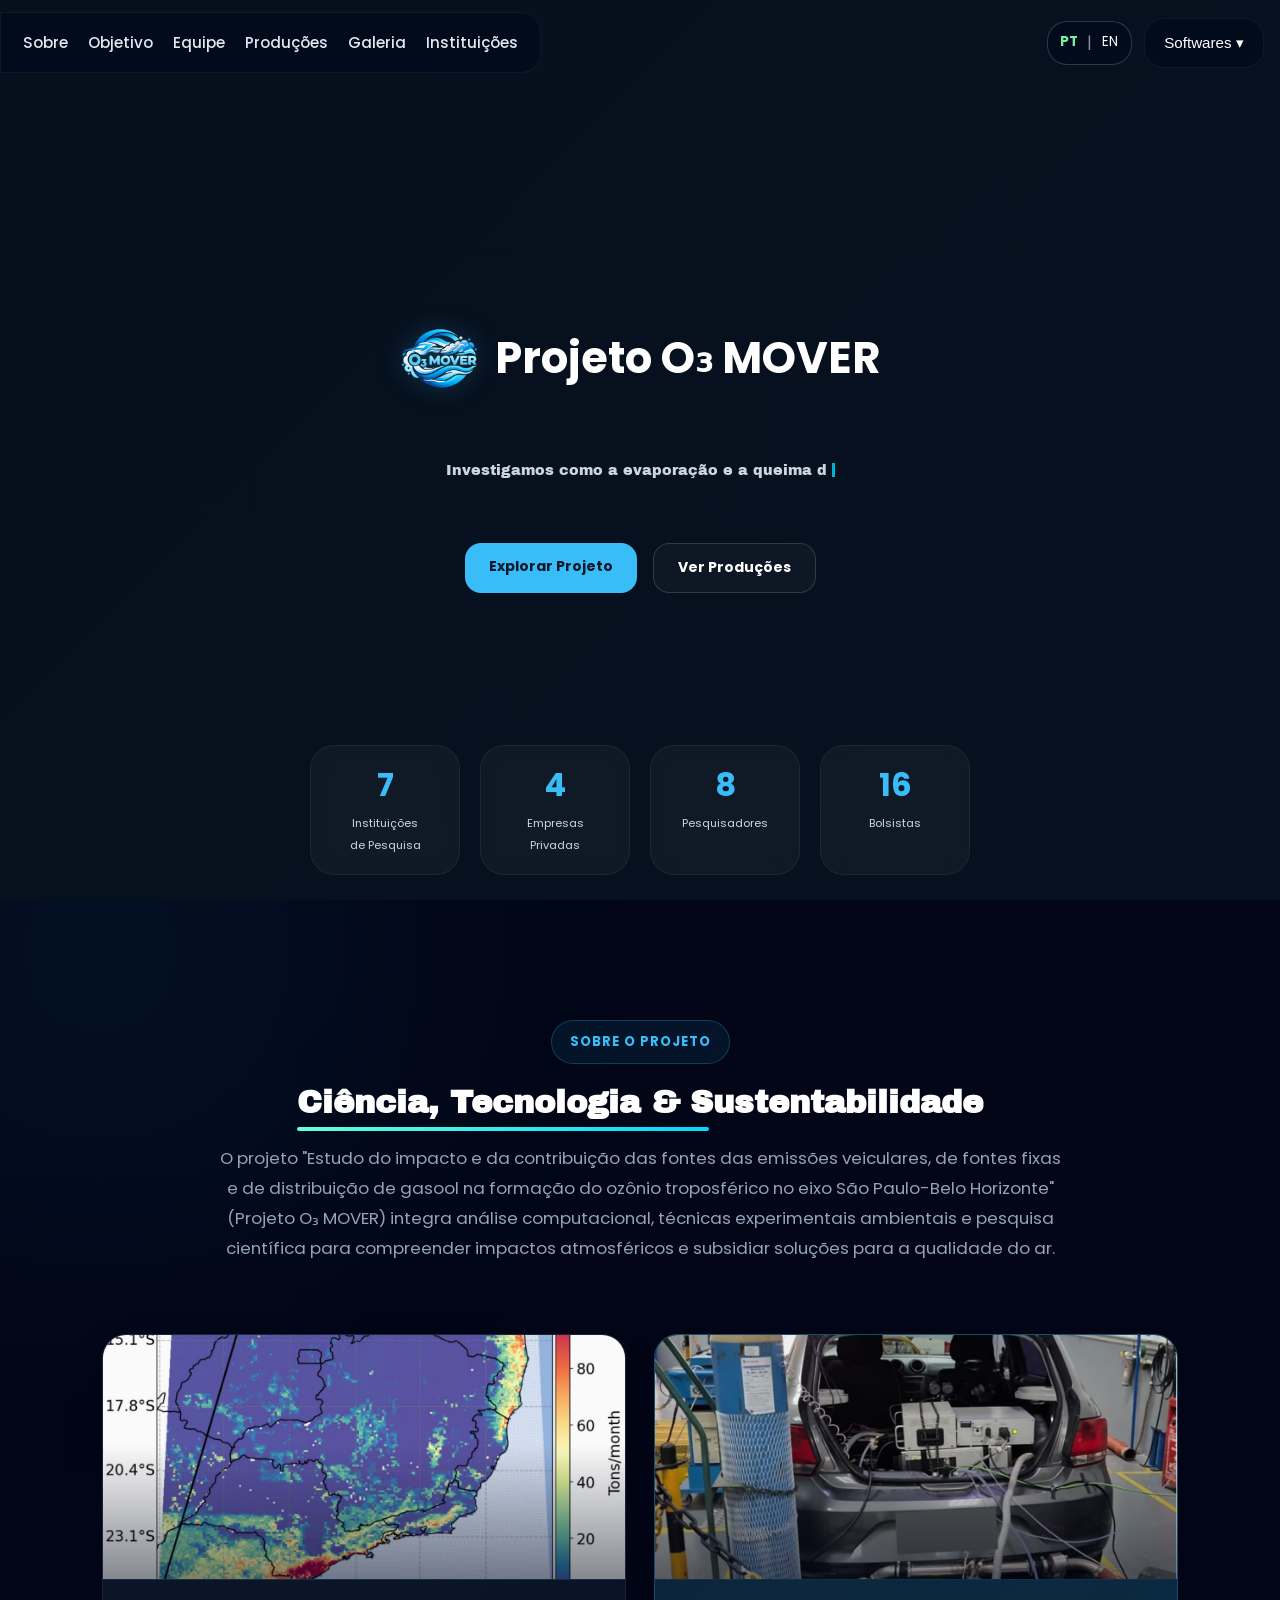
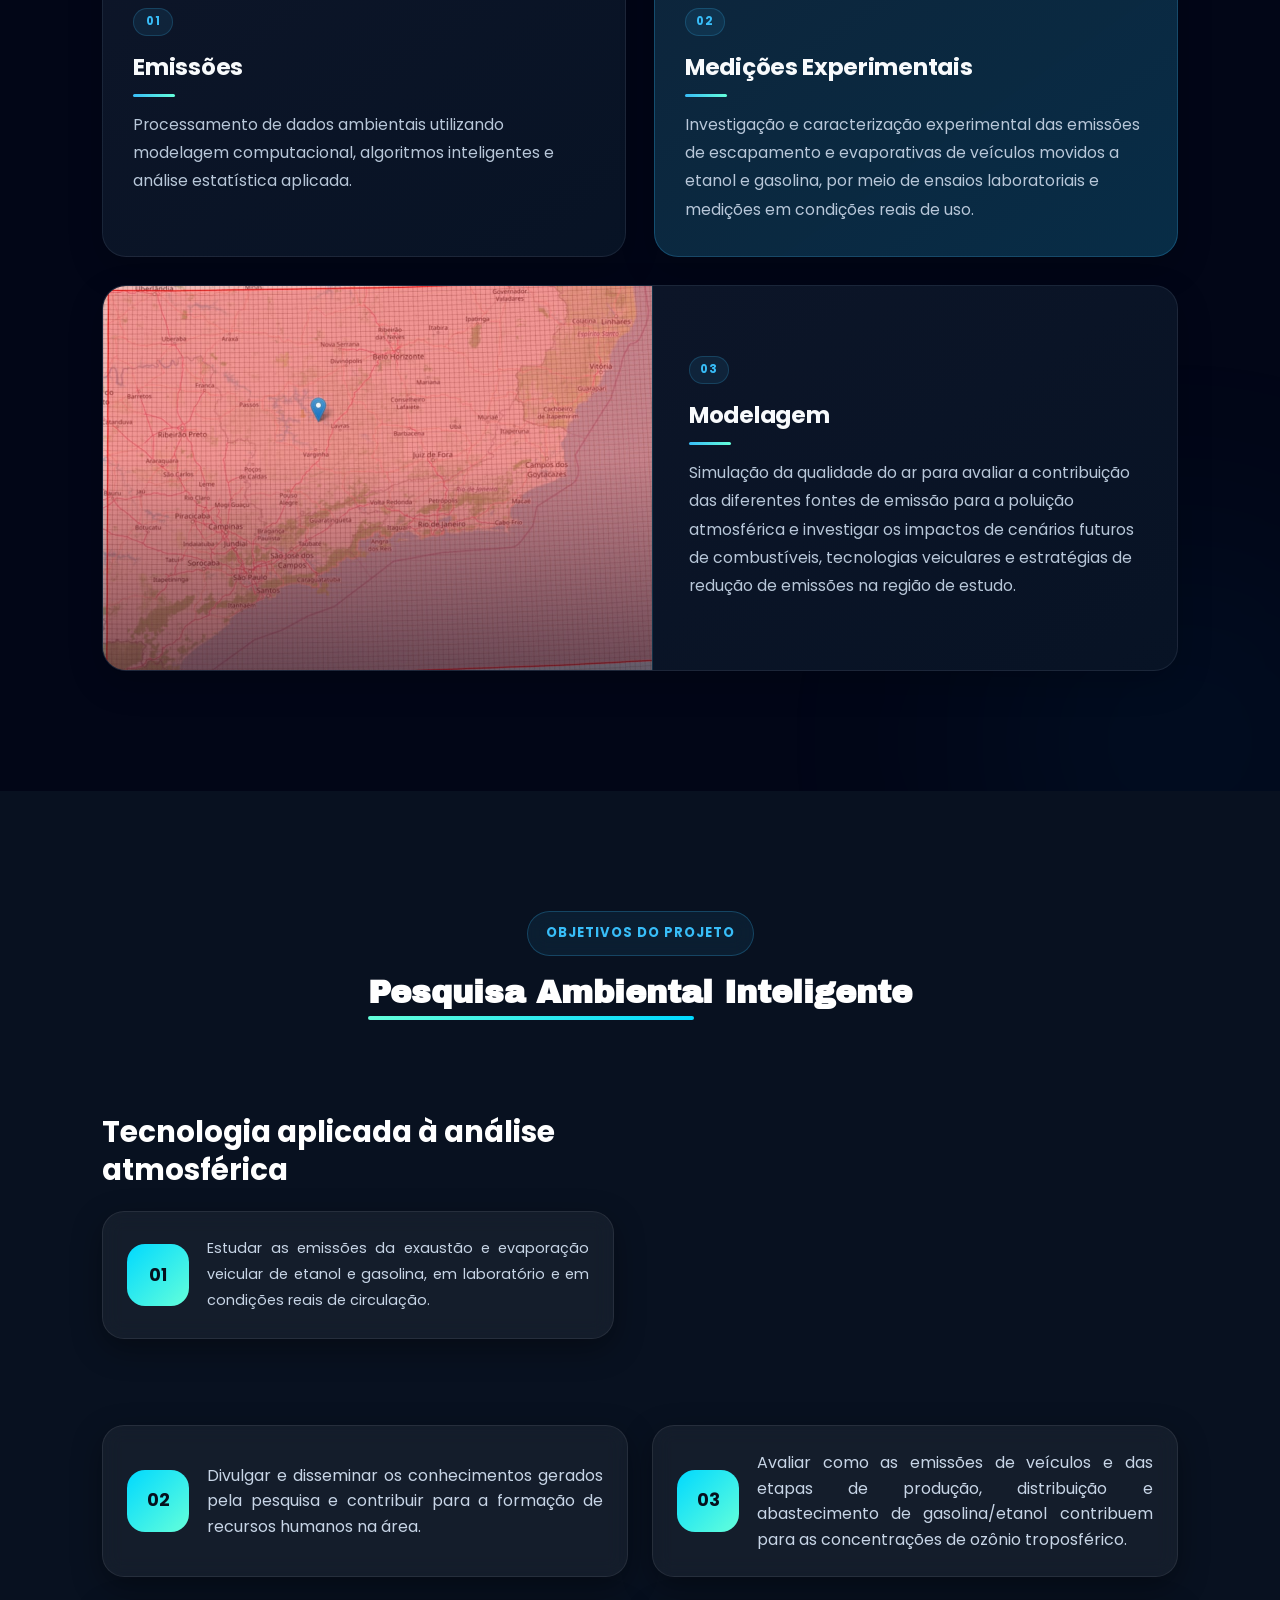
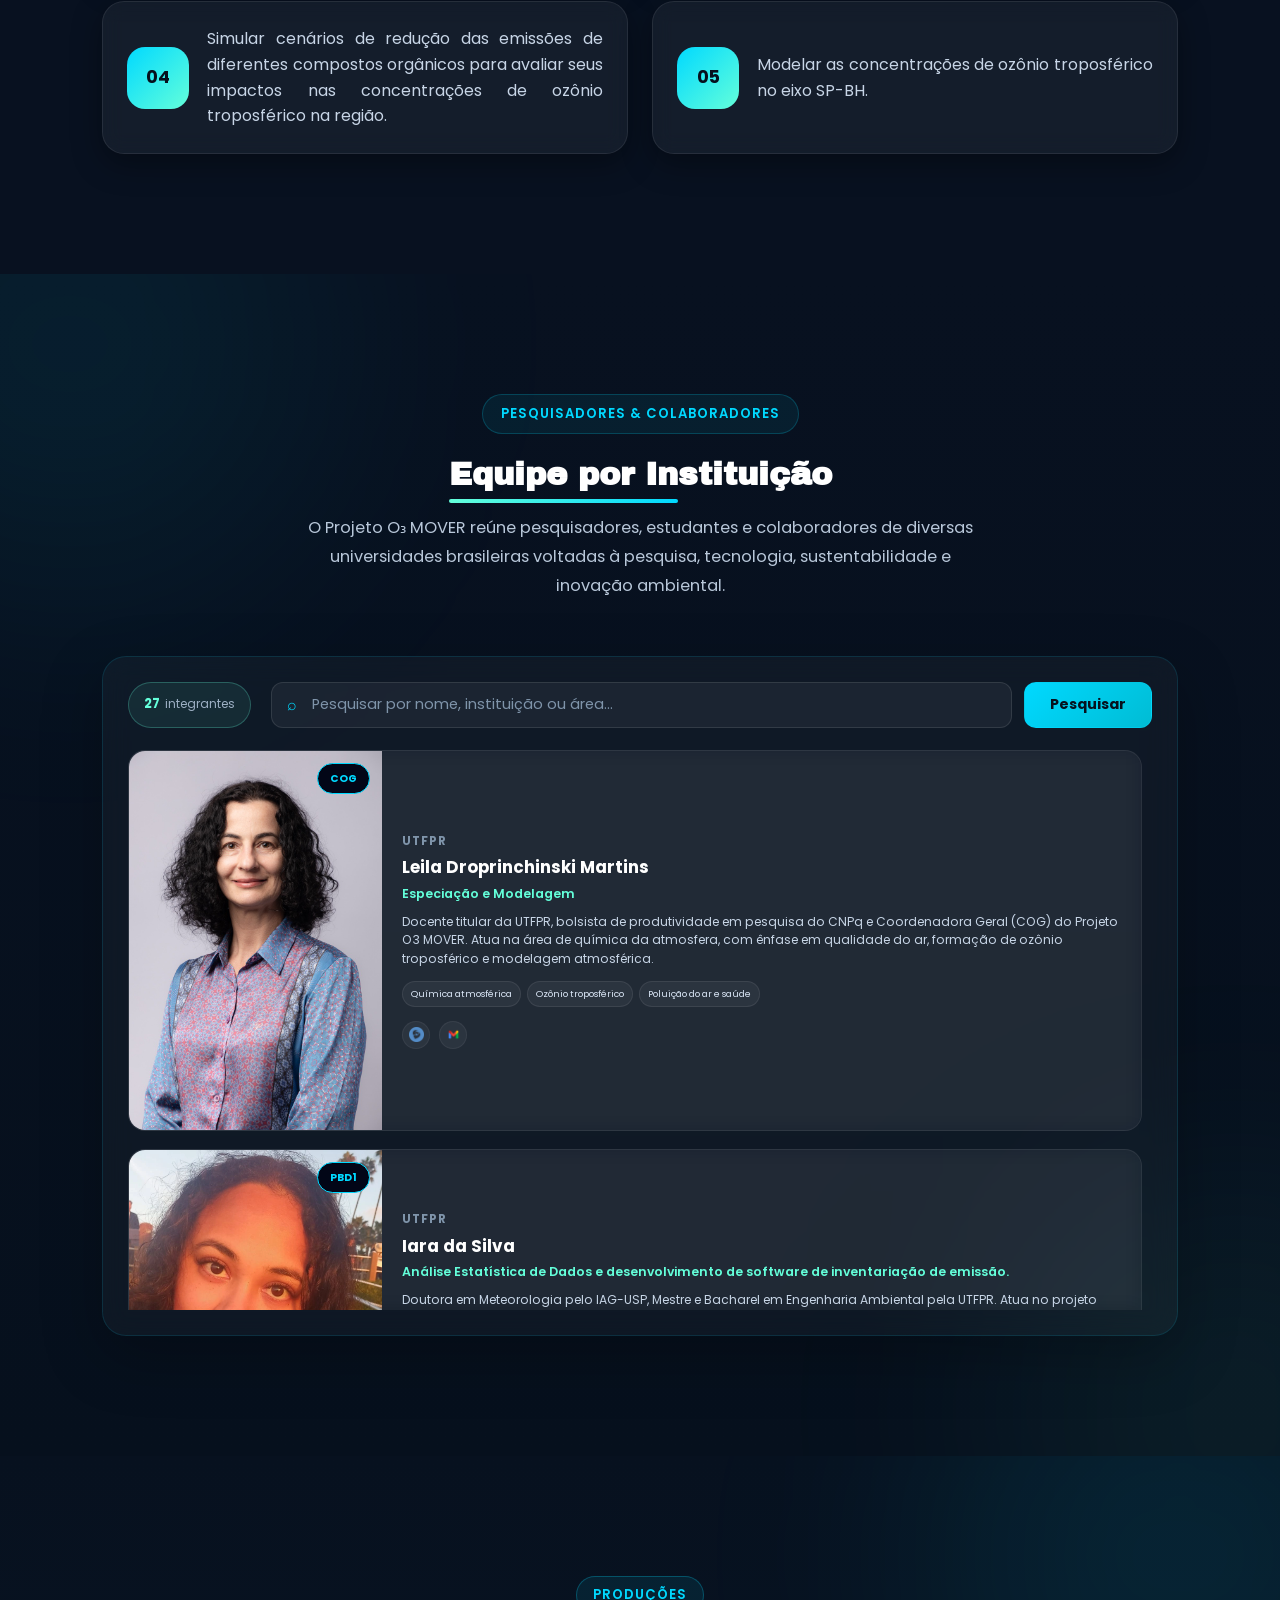
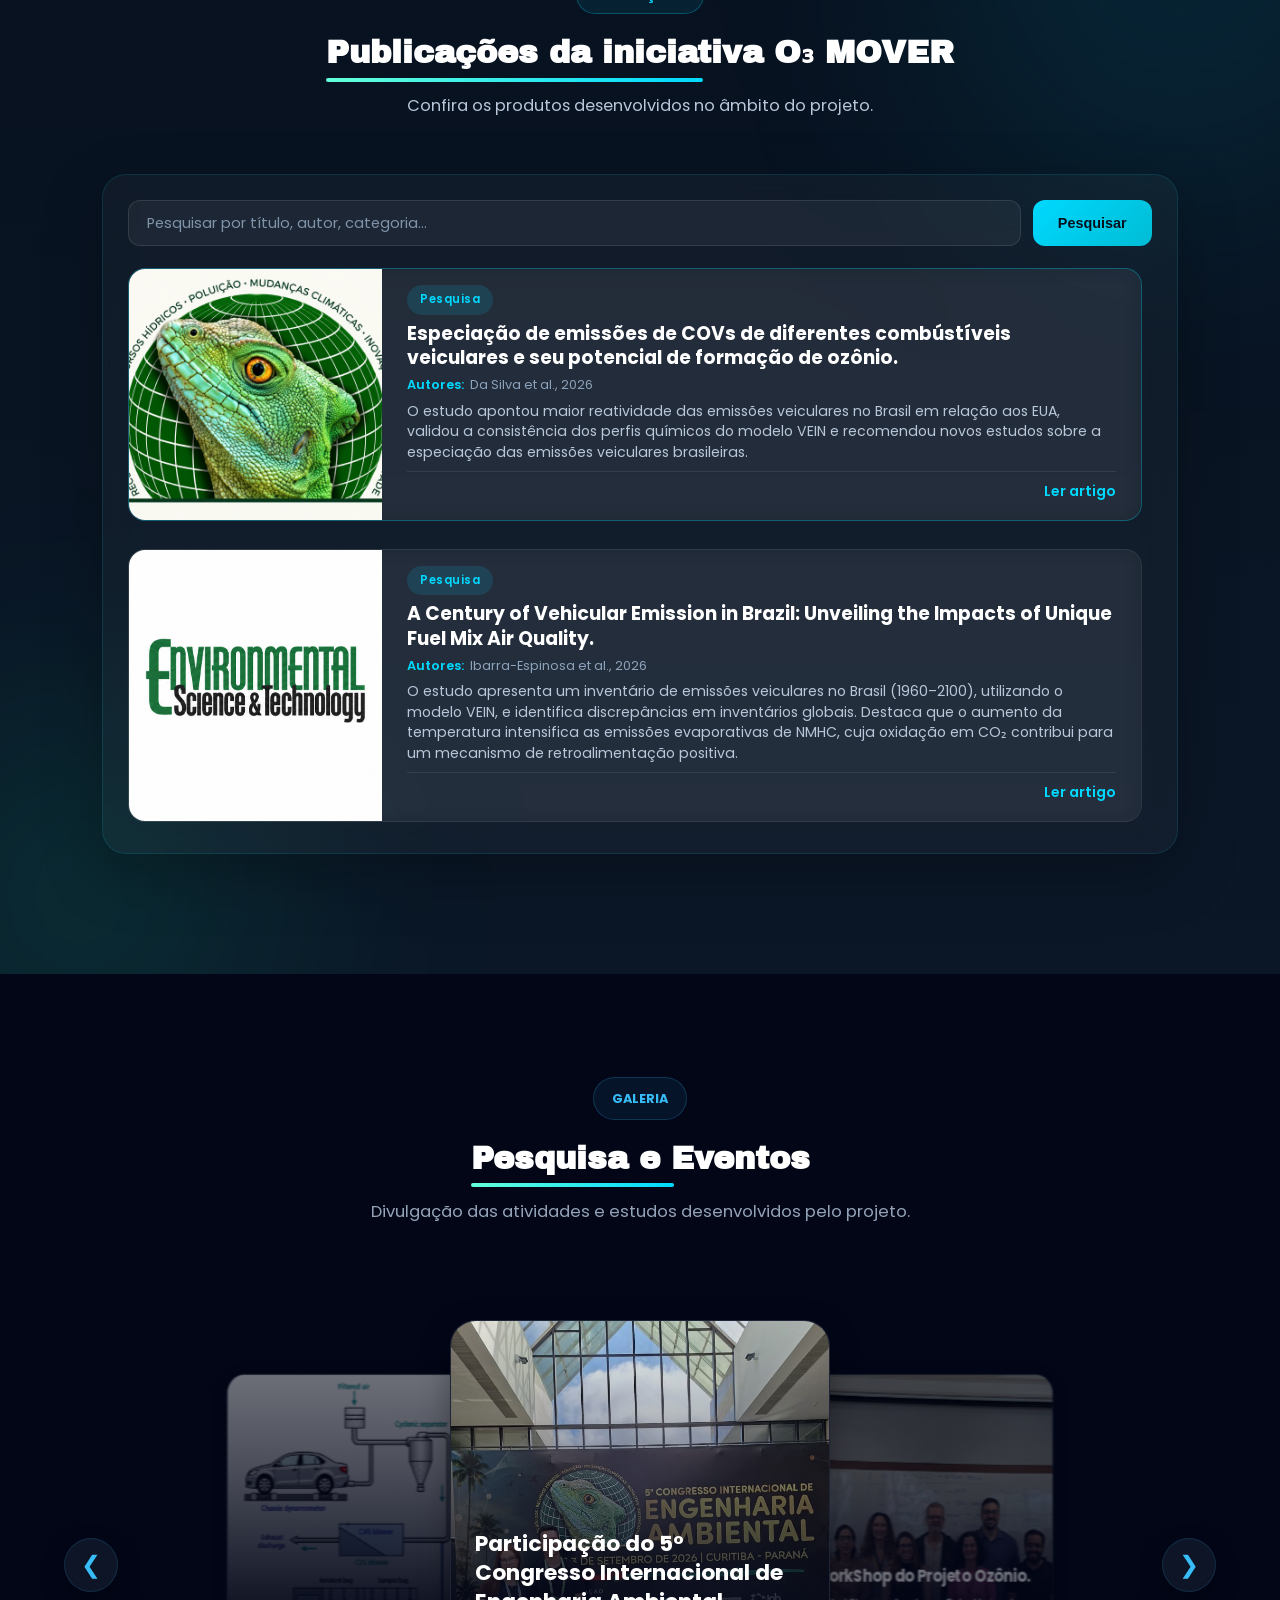
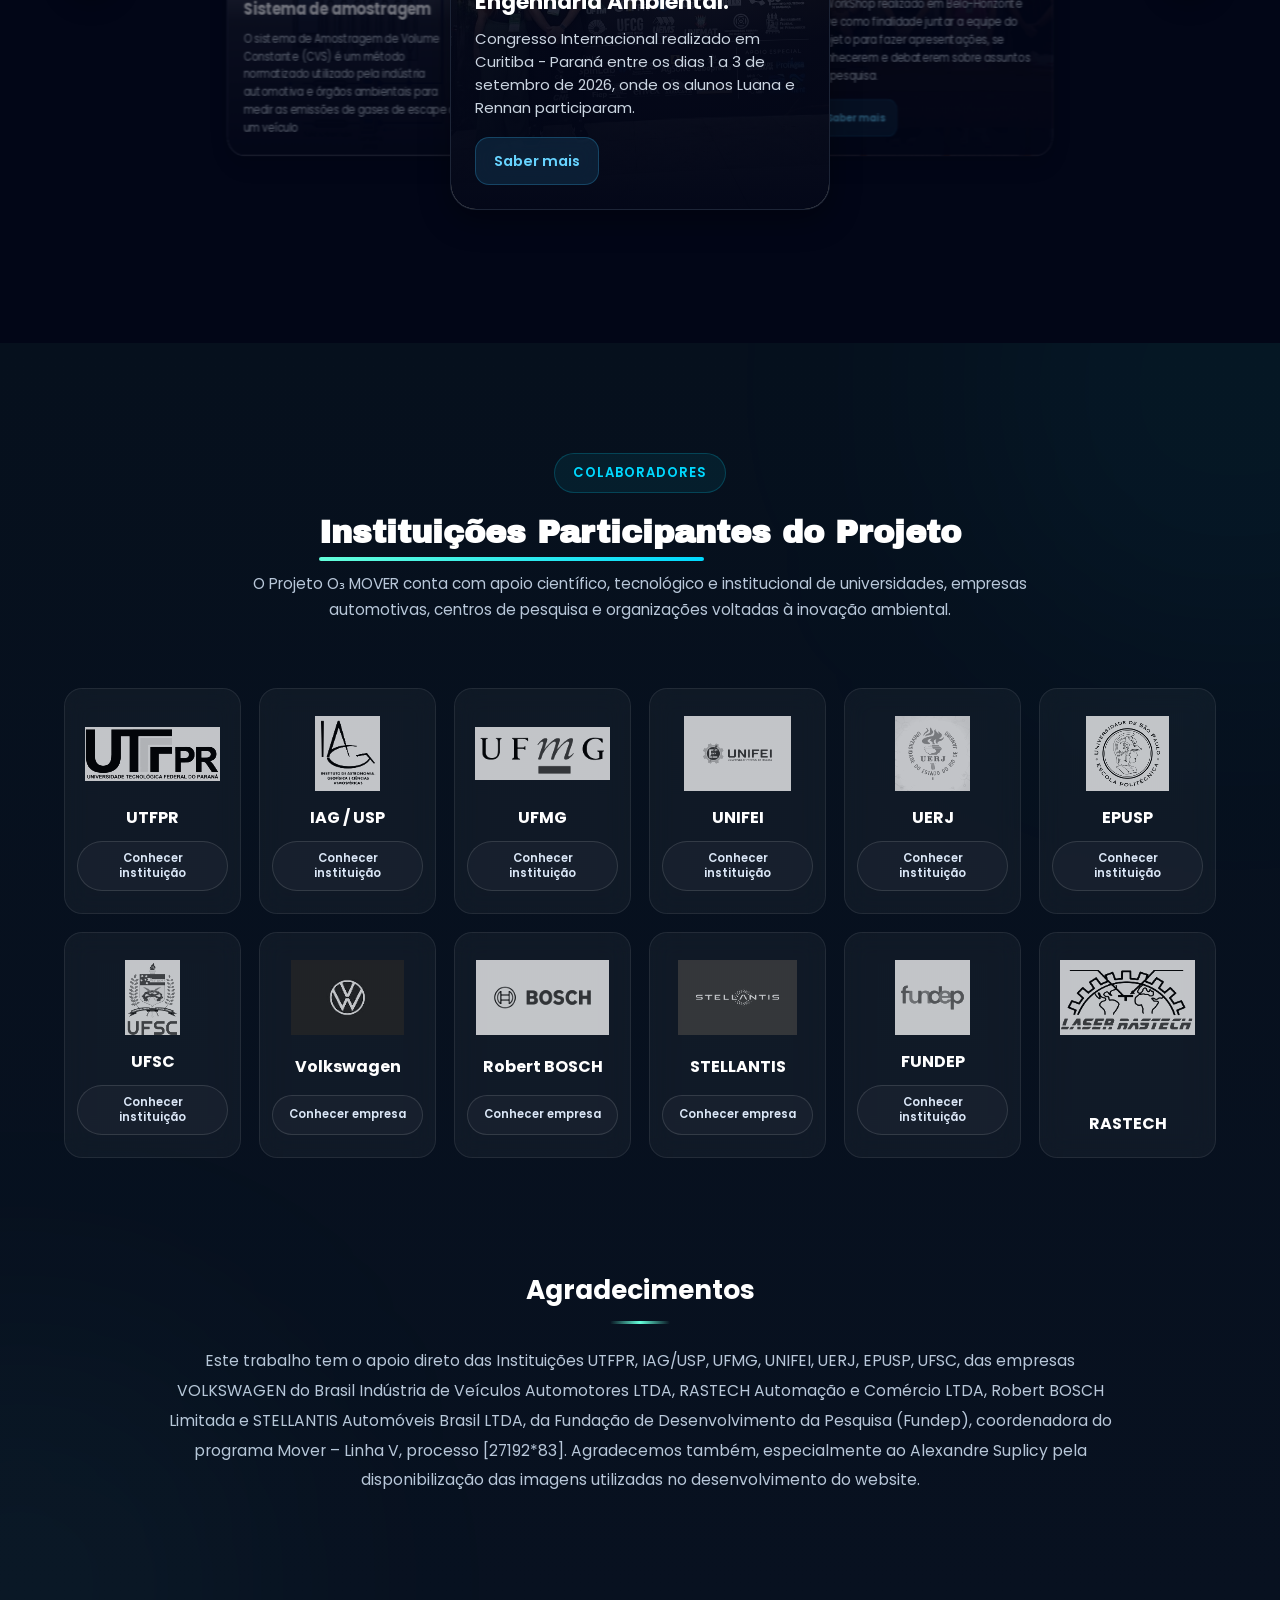
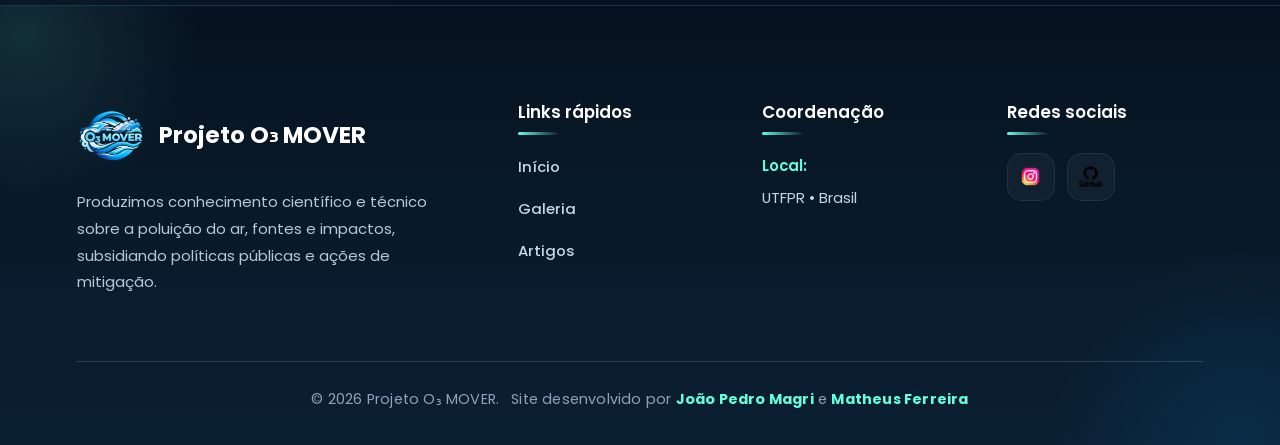
<file: index.html>
<!DOCTYPE html>
<html lang="pt-BR">
<head>
  <meta charset="UTF-8">
  <meta name="viewport" content="width=device-width, initial-scale=1.0">

  <title>Projeto O-MOVER | Ozônio Atmosférico e Pesquisa Científica</title>

  <meta name="description"
        content="Conheça o Projeto O-MOVER (Ozônio MOVER): pesquisas científicas sobre ozônio atmosférico, qualidade do ar, emissões de poluentes e ferramentas computacionais.">

  <meta name="robots" content="index, follow">

  <link rel="canonical"
        href="https://projetoozoniomover.org/">

  <meta property="og:type" content="website">
  <meta property="og:locale" content="pt_BR">
  <meta property="og:title"
        content="Projeto O-MOVER | Pesquisa sobre Ozônio Atmosférico">
  <meta property="og:description"
        content="Conheça o Projeto O-MOVER e suas pesquisas sobre ozônio atmosférico, qualidade do ar e ferramentas científicas.">
  <meta property="og:url"
        content="https://projetoozoniomover.org/">

  <link rel="shortcut icon"
        href="imgs/ logo_projeto-ozonio.png"
        type="image/x-icon">

  <link rel="stylesheet" href="style.css?v=20261103-5">
  <link rel="stylesheet" href="PROJETO.css?v=20261127-3">

  <!-- Fontes existentes -->
  <link href="https://fonts.googleapis.com/css2?family=Poppins:wght@300;400;600;700&display=swap"
        rel="stylesheet">

  <link href="https://fonts.googleapis.com/css2?family=Archivo+Black&display=swap"
        rel="stylesheet">
  <link rel="stylesheet" href="language.css">
</head>


<body>

<!-- === HERO HEADER === -->
<header id="inicio" class="hero">
  <div class="hero-videos" aria-hidden="true">

      <video class="hero-video ativo" autoplay muted loop playsinline preload="auto">
          <source src="gifs/video-jhonatan.mp4" type="video/mp4">
      </video>

      <video class="hero-video" muted loop playsinline preload="metadata">
          <source src="gifs/sao-paulo.mp4" type="video/mp4">
      </video>

      <video class="hero-video" muted loop playsinline preload="metadata">
          <source src="gifs/carro_parado.mp4" type="video/mp4">
      </video>

      <video class="hero-video" muted loop playsinline preload="metadata">
          <source src="gifs/avpaulistasaopaulo.mp4" type="video/mp4">
      </video>

  </div>

<!-- === MENU DE NAVEGAÇÃO ===-->
<nav class="navbar">

    <ul class="nav-links" id="menu-principal">

        <li><a href="#sobre">Sobre</a></li>
        <li><a href="#objetivo">Objetivo</a></li>
        <li><a href="#equipe">Equipe</a></li>
        <li><a href="#noticias">Produções</a></li>
        <li><a href="#galeria">Galeria</a></li>
        <li><a href="#parceiros">Instituições</a></li>

    </ul>

    <!-- BOTÃO DE SOFTWARES -->

<div class="top-actions">

        <div class="language-switcher" role="group" aria-label="Idioma da página">
            <button type="button" lang="pt-BR" aria-label="Português" aria-pressed="true">PT</button>
            <span class="language-divider" aria-hidden="true">|</span>
            <button type="button" lang="en" aria-label="English" aria-pressed="false">EN</button>
        </div>

        <div class="dropdown" id="dropdown-softwares">

            <button
                type="button"
                class="software-link"
                id="botao-softwares"
                aria-expanded="false"
                aria-controls="lista-softwares"
            >
                Softwares ▾
            </button>

            <ul class="dropdown-menu" id="lista-softwares">

                <li>
                    <a href="pega.html">PEGA</a>
                </li>

                <li>
                    <a href="pega.html">Outro</a>
                </li>

            </ul>

        </div>

    </div>

</nav>

  <!-- === HERO CONTENT === -->
  <div class="hero-container">

    <div class="hero-title">

      <div class="hero-logo">
        <img
          src="imgs/ logo_projeto-ozonio.png"
          alt="Projeto Ozônio"
        >
      </div>

      <h1>Projeto O₃ MOVER</h1>

    </div>

    <p class="typing-text"><span class="typing-content"></span></p>

    <div class="hero-buttons">

      <a href="#sobre" class="btn-primary">
        Explorar Projeto
      </a>

      <a href="#noticias" class="btn-secondary">
        Ver Produções
      </a>

    </div>

    <div class="hero-stats">

      <div class="hero-stat">
        <h3>7</h3>
        <p><span data-en="Research">Instituições</span> <br>de Pesquisa</p>
      </div>

      <div class="hero-stat">
        <h3>4</h3>
        <p>Empresas <br> Privadas</p>
      </div>

      <div class="hero-stat">
        <h3>8</h3>
        <p>Pesquisadores</p>
      </div>

      <div class="hero-stat">
        <h3>16</h3>
        <p>Bolsistas</p>
      </div>

    </div>

  </div>

</header>

<!-- === SOBRE === -->
<section class="sobre" id="sobre">

  <div class="container">

    <div class="titulo-sobre">

      <span class="tag-sobre">
        SOBRE O PROJETO
      </span>

      <h2>
        Ciência, Tecnologia &amp; Sustentabilidade
      </h2>

      <p>
        O projeto "Estudo do impacto e da contribuição das fontes das emissões veiculares, de fontes fixas e de distribuição de gasool na formação do ozônio troposférico no eixo São Paulo-Belo Horizonte" (Projeto O₃ MOVER) integra análise computacional, técnicas experimentais ambientais e pesquisa científica para compreender impactos atmosféricos e subsidiar soluções para a qualidade do ar.
      </p>

    </div>

    <div class="sobre-grid">

      <article class="sobre-card">

        <div class="sobre-imagem">
          <img
            src="imgs/emissoes.jpg"
            alt="Análise computacional de emissões ambientais"
            loading="lazy"
          >
        </div>

        <div class="sobre-conteudo">

          <span class="sobre-numero">01</span>

          <h3>Emissões</h3>

          <p>
            Processamento de dados ambientais utilizando modelagem computacional, algoritmos inteligentes e análise estatística aplicada.
          </p>

        </div>

      </article>

      <article class="sobre-card destaque">

        <div class="sobre-imagem">
          <img
            src="imgs/medidas_experimentais.jpg"
            alt="Monitoramento e medidas experimentais ambientais"
            loading="lazy"
          >
        </div>

        <div class="sobre-conteudo">

          <span class="sobre-numero">02</span>

          <h3>Medições Experimentais</h3>

          <p>
            Investigação e caracterização experimental das emissões de escapamento e evaporativas de veículos movidos a etanol e gasolina, por meio de ensaios laboratoriais e medições em condições reais de uso.
          </p>

        </div>

      </article>

      <article class="sobre-card sobre-card-modelagem">

        <div class="sobre-imagem">
          <img
            src="imgs/modelagem.jpg"
            alt="Modelagem computacional aplicada à pesquisa ambiental"
            loading="lazy"
          >
        </div>

        <div class="sobre-conteudo">

          <span class="sobre-numero">03</span>

          <h3>Modelagem</h3>

          <p>
            Simulação da qualidade do ar para avaliar a contribuição das diferentes fontes de emissão para a poluição atmosférica e investigar os impactos de cenários futuros de combustíveis, tecnologias veiculares e estratégias de redução de emissões na região de estudo.
          </p>

        </div>

      </article>

    </div>

  </div>

</section>

<!-- === OBJETIVOS === -->
<section class="objetivo" id="objetivo">

  <div class="container">

    <div class="titulo-objetivo">

      <span class="tag-sobre">
        OBJETIVOS DO PROJETO
      </span>

      <h2>
        Pesquisa Ambiental Inteligente
      </h2>

    </div>

    <div class="objetivo-topo">

      <div class="objetivo-info">

        <h3>
          Tecnologia aplicada à análise atmosférica
        </h3>

        <div class="topico objetivo-card-principal">

          <span>01</span>

          <p>
            Estudar as emissões da exaustão e evaporação veicular
            de etanol e gasolina, em laboratório e em condições
            reais de circulação.
          </p>

        </div>

      </div>

      <div class="objetivo-img">

        <video autoplay muted loop playsinline>

          <source
            src="gifs/carro_indo_voltando.mp4"
            type="video/mp4"
          >

          Seu navegador não suporta vídeos.

        </video>

      </div>

    </div>

    <div class="objetivo-topicos">

      <div class="coluna-topicos">

        <div class="topico">
          <span>02</span>
          <p>Divulgar e disseminar os conhecimentos gerados pela pesquisa e contribuir para a formação de recursos humanos na área.
          </p>
        </div>

        <div class="topico">
          <span>04</span>
          <p>
                  Simular cenários de redução das emissões de diferentes compostos
      orgânicos para avaliar seus impactos nas concentrações de ozônio
      troposférico na região.
          </p>
        </div>

      </div>

      <div class="coluna-topicos">

        <div class="topico">
          <span>03</span>
          <p>Avaliar como as emissões de veículos e das etapas de produção,
distribuição e abastecimento de gasolina/etanol contribuem para as concentrações de
ozônio troposférico.</p>
        </div>

        <div class="topico">
          <span>05</span>
          <p>Modelar as concentrações de ozônio troposférico no eixo SP-BH.</p>
        </div>

      </div>

    </div>

  </div>

</section>


<!-- === EQUIPE & UNIVERSIDADES === -->
<section class="equipe" id="equipe">

  <div class="container">

    <div class="titulo-equipe">

      <span class="tag-equipe">
        PESQUISADORES & COLABORADORES
      </span>

      <h2>Equipe por Instituição</h2>

      <p>
        O Projeto O₃ MOVER reúne pesquisadores, estudantes e colaboradores
        de diversas universidades brasileiras voltadas à pesquisa,
        tecnologia, sustentabilidade e inovação ambiental.
      </p>

    </div>

    <!-- ================= UTFPR ================= -->
    <div class="faculdade-bloco">

      <div class="faculdade-topo">

        <div class="faculdade-info">

          <div>
            <h3>UTFPR</h3>

            <p>
              Desenvolvimento científico e tecnológico aplicado
              ao monitoramento atmosférico e análise ambiental.
            </p>
          </div>

        </div>

      </div>

      <div class="integrantes-grid">

        <!-- CARD -->
        <div class="integrante-card">

          <div class="integrante-img">

            <img src="imgs/Pessoal/LeilaMartins.jpeg" alt="Leila Martins">

            <span class="cargo ic">
              COG
            </span>

          </div>

          <div class="integrante-info">

            <h4>Leila Droprinchinski Martins</h4>

            <span class="funcao">
              Especiação e Modelagem
            </span>

            <p>
              Docente titular da UTFPR, bolsista de produtividade em pesquisa do CNPq e Coordenadora Geral (COG) do Projeto O3 MOVER. Atua na área de química da atmosfera, com ênfase em qualidade do ar, formação de ozônio troposférico e modelagem atmosférica.
            </p>

            <div class="skills">

              <span>Química atmosférica</span>
              <span>Ozônio troposférico</span>
              <span>Poluição do ar e saúde</span>

            </div>

            <div class="integrante-contato">

              <a href="http://lattes.cnpq.br/8069461151838819">
                <img src="imgs/logo-lattes.png" alt="Lattes">
              </a>

              <a href="mailto:leilamartins@utfpr.edu.br">
                <img src="imgs/email-logo-removebg-preview.png" alt="Email">
              </a>

            </div>

          </div>

        </div>

        <!-- CARD -->
        <div class="integrante-card">

          <div class="integrante-img">

            <img src="imgs/Pessoal/iaradasilva.webp" alt="Iara da Silva">

            <span class="cargo ic">
              PBD1
            </span>

          </div>

          <div class="integrante-info">

            <h4>Iara da Silva</h4>

            <span class="funcao">
              Análise Estatística de Dados e desenvolvimento de software de inventariação de emissão.
            </span>

            <p>
              Doutora em Meteorologia pelo IAG-USP, Mestre e Bacharel em Engenharia Ambiental pela UTFPR. Atua no projeto com inventários de emissões, desenvolvimento de softwares, modelagem atmosférica e análise estatística, com foco na relação entre poluição do ar, clima e saúde humana.
            </p>

            <div class="skills">

              <span>Bioestatística</span>
              <span>Modelagem</span>
              <span>Inventário</span>

            </div>

            <div class="integrante-contato">

              <a href="www.linkedin.com/in/iara-da-silva-978604a8 @arai.avlis">
                <img src="imgs/linkedin_logo-removebg-preview.png" alt="linkedin">
              </a>

              <a href="http://lattes.cnpq.br/3243591335541060">
                <img src="imgs/logo-lattes.png" alt="Lattes">
              </a>

              <a href="https://github.com/iaradasilva">
                <img src="imgs/github-logo.png" alt="GitHub">
              </a>

            </div>

          </div>

        </div>

        <!-- CARD -->
        <div class="integrante-card">

          <div class="integrante-img">

            <img src="imgs/Pessoal/rennan.webp" alt="RENNAN SOARES FERREIRA">

            <span class="cargo ic">
              BM
            </span>

          </div>

          <div class="integrante-info">

            <h4>Rennan Soares Ferreira</h4>

            <span class="funcao">
              Elaboração de Inventário de fontes fixas de combustíveis veiculares.
            </span>

            <p>
              Está sendo elaborado o inventário de emissões atmosféricas de fontes fixas do setor de distribuição e abastecimento de combustíveis veiculares a partir de dados públicos e solicitados para ANP e a elaboração de scripts em linguagem de programação python
            </p>

            <div class="skills">

              <span>Python</span>
              <span>Comunicação</span>
              <span>Trabalho em Equipe</span>

            </div>

            <div class="integrante-contato">

              <a href="https://www.linkedin.com/in/rennan-ferreira-2a467b239?utm_source=share_via&utm_content=profile&utm_medium=member_android">
                <img src="imgs/linkedin_logo-removebg-preview.png" alt="Linkedin">
              </a>

              <a href="#">
                <img src="imgs/logo-lattes.png" alt="Lattes">
              </a>

              <a href="mailto:rennanf@alunos.utfpr.edu.br">
                <img src="imgs/email-logo-removebg-preview.png" alt="Email">
              </a>

            </div>

          </div>

        </div>

        <!-- CARD -->
        <div class="integrante-card">

          <div class="integrante-img">

            <img src="imgs/Pessoal/Jpmagri.jpeg" alt="João Pedro">

            <span class="cargo ic">
              BG
            </span>

          </div>

          <div class="integrante-info">

            <h4>João Pedro Magri</h4>

            <span class="funcao">
              Desenvolvedor de Software e Web
            </span>

            <p>
      Trabalho no desenvolvimento do PEGA, software voltado à
      elaboração de inventários de emissões atmosféricas
      de fontes fixas, e na criação e manutenção do website
      do Projeto O₃ MOVER, contribuindo para a automação
      de processos e a divulgação científica.
            </p>

            <div class="skills">

              <span>Python, Java e R</span>
              <span>Desenvolvedor de Software e Web</span>
              <span>Processamento e Analista de Dados</span>

            </div>

            <div class="integrante-contato">

              <a href="https://jpmagri-07.github.io/meu-site/">
                <img src="imgs/Jp.png" alt="Meu website">
              </a>

              <a href="https://github.com/Jpmagri-07">
                <img src="imgs/github-logo.png" alt="GitHub">
              </a>
              
              <a href="https://www.linkedin.com/in/jo%C3%A3o-pedro-magri-martins-303ba3326/">
                <img src="imgs/linkedin_logo-removebg-preview.png" alt="Linkedin">
              </a>

              <a href="http://lattes.cnpq.br/5316339271739641">
                <img src="imgs/logo-lattes.png" alt="Lattes">
              </a>

              <a href="https://www.instagram.com/jpmagri_?stkn=aDRieWdpYWMzNDl1">
                <img src="imgs/logo-insta.png" alt="Instagram">
              </a>
              
              <a href="mailto:jpmmagri@gmail.com">
                <img src="imgs/email-logo-removebg-preview.png" alt="Email">
              </a>

            </div>

          </div>

        </div>

        <!-- CARD -->
        <div class="integrante-card">

          <div class="integrante-img">

            <img src="imgs/Pessoal/foto-julia.enc" alt="Julia Averardo Ferreira">

            <span class="cargo ic">
              BG
            </span>

          </div>

          <div class="integrante-info">

            <h4>Julia Averardo Ferreira</h4>

            <span class="funcao">
              Modelagem Atmosférica de Dispersão
            </span>

            <p>
              Desenvolvimento e aplicação de modelos computacionais voltados à análise ambiental da poluição atmosférica, com processamento, organização e interpretação de dados. Utilização de programação para automatização de processos e apoio à elaboração de estudos e pesquisas científicas.
            </p>

            <div class="skills">

              <span>Modelagem</span>
              <span>Análise de Dados</span>
              <span>Programação</span>

            </div>

            <div class="integrante-contato">

              <a href="https://instagram.com/juaverardo">
                <img src="imgs/logo-insta.png" alt="Instagram">
              </a>

              <a href="https://github.com/avrrd">
                <img src="imgs/github-logo.png" alt="GitHub">
              </a>

              <a href="http://lattes.cnpq.br/7195381522427084">
                <img src="imgs/logo-lattes.png" alt="Lattes">
              </a>

              <a href="mailto:juliaaveraldo@alunos.utfpr.edu.br">
                <img src="imgs/email-logo-removebg-preview.png" alt="Email">
              </a>

            </div>

          </div>

        </div>


        <!-- CARD -->
        <div class="integrante-card">

          <div class="integrante-img">

            <img src="imgs/Pessoal/anne.jpeg" alt="Anne Beatriz de Souza Goulart">

            <span class="cargo ic">
              BG
            </span>

          </div>

          <div class="integrante-info">

            <h4>Anne Beatriz de Souza Goulart</h4>

            <span class="funcao">
              Monitoramento da qualidade do ar e poluição atmosférica
            </span>

            <p>
              Pesquisas em análise da qualidade do ar e acompanhamento de índices de poluição atmosférica. Monitoramento das concentrações de ozônio troposférico relacionando-os à dados de ondas de calor e de internações por doenças cardiorrespiratórias, utilizando de softwares e análises estatísticas de perfis históricos, correlação e métodos de regressão
            </p>

            <div class="skills">

              <span>Análise estatística</span>
              <span>Regressão</span>
              <span>Programação</span>

            </div>

            <div class="integrante-contato">

              <a href="mailto:annegoulart@alunos.utfpr.edu.br">
                <img src="imgs/email-logo-removebg-preview.png" alt="Email">
              </a>

              <a href="http://lattes.cnpq.br/2656124844078746">
                <img src="imgs/logo-lattes.png" alt="Lattes">
              </a>

            </div>

          </div>

        </div>

        <!-- CARD -->
        <div class="integrante-card">

          <div class="integrante-img">

            <img src="imgs/Pessoal/mateus_ferreira.webp" alt="Matheus Ferreira de magalhães Bastos">

            <span class="cargo ic">
              BG
            </span>

          </div>

          <div class="integrante-info">

            <h4>Matheus Ferreira de magalhães Bastos</h4>

            <span class="funcao">
              Análises Químicas
            </span>

            <p>
              Estou na graduação e atuo no projeto realizando análises químicas, coleta e organização de dados, auxiliando no desenvolvimento do website e na elaboração de orçamentos para aquisição de materiais, equipamentos e insumos necessários às atividades do projeto e do laboratório.
            </p>

            <div class="skills">

              <span>Análises Químicas</span>
              <span>Rigor Análitico</span>
              <span>Química de Materiais</span>

            </div>

            <div class="integrante-contato">

              <a href="mailto:matheusbastos@alunos.utfpr.edu.br">
                <img src="imgs/email-logo-removebg-preview.png" alt="Email">
              </a>

              <a href="http://lattes.cnpq.br/3805202496019995"
                target="_blank" rel="noopener noreferrer">
                <img src="imgs/logo-lattes.png" alt="Lattes">
              </a>

            </div>

          </div>

        </div>

        <!-- CARD -->
        <div class="integrante-card">

          <div class="integrante-img">

            <img src="imgs/Pessoal/MarcosViniciusBuenodeMorais.webp" alt="Marcos Vinícius Bueno de Morais">

            <span class="cargo ic">
              BI5
            </span>

          </div>

          <div class="integrante-info">

            <h4>Marcos Vinícius Bueno de Morais</h4>

            <span class="funcao">
              Modelagem Atmosférica e Ciência de Dados
            </span>

            <p>
              Doutor em Meteorologia pela USP e pesquisador
              vinculado à UTFPR, com experiência em modelagem
              numérica da atmosfera, hidrologia e instrumentação
              meteorológica. Integra o Projeto O₃ MOVER,
              contribuindo para pesquisas sobre emissões
              atmosféricas, qualidade do ar e formação
              de ozônio troposférico.
            </p>

            <div class="skills">

              <span>Modelagem Atmosférica</span>
              <span>Ciência de Dados Ambientais</span>
              <span>Instrumentação Meteorológica</span>

            </div>

            <div class="integrante-contato">

              <a href="http://lattes.cnpq.br/8094852375236394"
                target="_blank" rel="noopener noreferrer">
                <img src="imgs/logo-lattes.png" alt="Lattes">
              </a>

            </div>

          </div>

        </div>

      </div>

    </div>

    <!-- ================= IAG USP ================= -->
    <div class="faculdade-bloco">

      <div class="faculdade-topo">

        <div class="faculdade-info">

          <div>
            <h3>IAG/USP</h3>

            <p>
              Instituto de Astronomia, Geofísica e Ciências Atmosféricas
              da Universidade de São Paulo.
            </p>
          </div>

        </div>

      </div>

      <div class="integrantes-grid">

        <!-- CARD -->
        <div class="integrante-card">

          <div class="integrante-img">

            <img src="imgs/Pessoal/perfil-Sergio.jpg" alt="Sergio Alejandro Ibarra Espinosa">

            <span class="cargo ic">
              BPD2
            </span>

          </div>

          <div class="integrante-info">

            <h4>Sergio Alejandro Ibarra Espinosa</h4>

            <span class="funcao">
              Inventários de Emissões e Modelagem Atmosférica
            </span>

            <p>
              Doutor em Meteorologia pela USP, especialista em
              inventários de emissões veiculares, química atmosférica
              e modelagem da qualidade do ar. Minha experiência no
              desenvolvimento de ferramentas computacionais, como
              o VEIN, contribui para os estudos do Projeto O₃ MOVER,
              especialmente na estimativa de emissões provenientes
              dos transportes e na simulação de seus impactos
              sobre a formação de ozônio troposférico.
            </p>

            <div class="skills">

              <span>Inventários de Emissões</span>
              <span>Emissões Veiculares</span>
              <span>Modelagem Atmosférica</span>

            </div>

            <div class="integrante-contato">

              <a href="http://lattes.cnpq.br/2981882894283024"
                target="_blank" rel="noopener noreferrer">
                <img src="imgs/logo-lattes.png" alt="Lattes">
              </a>

              <a href="https://orcid.org/0000-0002-3162-1905"
                target="_blank" rel="noopener noreferrer">
                <img src="imgs/orcid-logo.png" alt="ORCID">
              </a>

            </div>

          </div>

        </div>

        <!-- CARD -->
        <div class="integrante-card">

          <div class="integrante-img">

            <img src="imgs/Pessoal/EdmilsonDiasdeFreitas.gif" alt="Edmilson Dias de Freitas">

            <span class="cargo ic">
              COA
            </span>

          </div>

          <div class="integrante-info">

            <h4>Edmilson Dias de Freitas</h4>

            <span class="funcao">
              Modelagem Atmosférica
            </span>

            <p>
              Professor titular e pesquisador do IAG/USP, atuo no
              desenvolvimento e aplicação de modelos atmosféricos
              para avaliar a dispersão de poluentes e seus impactos
              na qualidade do ar. Minha experiência em simulações
              meteorológicas e processos fotoquímicos contribui
              para os estudos de emissões veiculares e formação
              de ozônio troposférico relacionados ao Projeto O₃ MOVER.
            </p>

            <div class="skills">

              <span>Modelagem Atmosférica</span>
              <span>Qualidade do Ar</span>
              <span>Simulação de Poluentes</span>

            </div>

            <div class="integrante-contato">

              <a href="http://lattes.cnpq.br/5779405156032697">
                <img src="imgs/logo-lattes.png" alt="Lattes">
              </a>

              <a href="https://orcid.org/0000-0001-8783-2747">
                <img src="imgs/orcid-logo.png" alt="ORCID">
              </a>

            </div>

          </div>

        </div>

        <!-- CARD -->
        <div class="integrante-card">

          <div class="integrante-img">

            <img src="imgs/Pessoal/MariadeFatimaAndrade.gif" alt="Maria de Fátima Andrade">

            <span class="cargo ic">
              COA
            </span>

          </div>

          <div class="integrante-info">

            <h4>Maria de Fátima Andrade</h4>

            <span class="funcao">
              Química da Atmosfera e Qualidade do Ar
            </span>

            <p>
              Professora titular e pesquisadora do IAG/USP,
              especialista em química atmosférica, identificação
              de fontes poluidoras e modelagem da qualidade do ar.
              Integra o Projeto O₃ MOVER, contribuindo para os
              estudos sobre emissões veiculares e industriais,
              formação de ozônio troposférico e avaliação dos
              impactos dos poluentes atmosféricos na região
              Sudeste do Brasil.
            </p>

            <div class="skills">

              <span>Química Atmosférica</span>
              <span>Modelagem da Qualidade do Ar</span>
              <span>Emissões Atmosféricas</span>

            </div>

            <div class="integrante-contato">

              <a href="http://lattes.cnpq.br/4568109140874315">
                <img src="imgs/logo-lattes.png" alt="Lattes">
              </a>

            </div>

          </div>

        </div>


      </div>

    </div>

    <!-- ================= UFMG ================= -->
    <div class="faculdade-bloco">

      <div class="faculdade-topo">

        <div class="faculdade-info">

          <div>
            <h3>UFMG</h3>

            <p>
              Colaboração científica em pesquisa atmosférica
              e análise de dados ambientais.
            </p>
          </div>

        </div>

      </div>

      <div class="integrantes-grid">


        <!-- CARD -->
        <div class="integrante-card">

          <div class="integrante-img">

            <img src="imgs/Pessoal/TacianaToledodeAlbuquerque.webp" alt="Taciana Toledo de Almeida Albuquerque">

            <span class="cargo ic">
              COA
            </span>

          </div>

          <div class="integrante-info">

            <h4>Taciana Toledo de Almeida Albuquerque</h4>

            <span class="funcao">
              Coordenadora Associada
            </span>

            <p>
              Professora e pesquisadora da UFMG, atua em estudos
              de qualidade do ar, modelagem atmosférica e avaliação
              da poluição atmosférica. Desenvolve pesquisas sobre
              dispersão de poluentes, formação de poluentes
              secundários e estratégias de controle de emissões,
              contribuindo para o diagnóstico e a melhoria
              da qualidade do ar.
            </p>

            <div class="skills">

              <span>Modelagem Atmosférica</span>
              <span>Qualidade do Ar</span>
              <span>Controle de Emissões</span>

            </div>

            <div class="integrante-contato">

              <a href="http://lattes.cnpq.br/1339985577872129">
                <img src="imgs/logo-lattes.png" alt="Lattes">
              </a>

            </div>

          </div>

        </div>

        <!-- CARD -->
        <div class="integrante-card">

          <div class="integrante-img">

            <img src="imgs/Pessoal/ThiagodeAlencarNeves.webp" alt="Thiago de Alencar Neves">

            <span class="cargo ic">
              COA
            </span>

          </div>

          <div class="integrante-info">

            <h4>Thiago de Alencar Neves</h4>

            <span class="funcao">
              Química Ambiental e Monitoramento Atmosférico
            </span>

            <p>
              Professor adjunto da Universidade Federal de Minas Gerais
              (UFMG), com atuação em química ambiental, instrumentação
              analítica e monitoramento de poluentes atmosféricos.
              Minha experiência na caracterização química de gases,
              compostos orgânicos voláteis e material particulado
              contribuindo para os estudos de emissões e qualidade do ar
              desenvolvidos no Projeto O₃ MOVER.
            </p>

            <div class="skills">

              <span>Química Ambiental</span>
              <span>Monitoramento Atmosférico</span>
              <span>Análise de Emissões</span>

            </div>

            <div class="integrante-contato">

              <a href="http://lattes.cnpq.br/3118146905092616"
                target="_blank"
                rel="noopener noreferrer">

                <img src="imgs/logo-lattes.png" alt="Lattes">

              </a>

              <a href="https://orcid.org/0000-0003-2536-2174"
                target="_blank"
                rel="noopener noreferrer">

                <img src="imgs/orcid-logo.png" alt="ORCID">

              </a>

            </div>

          </div>

        </div>

        <!-- CARD -->
        <div class="integrante-card">

          <div class="integrante-img">

            <img src="imgs/Pessoal/RicardoQueiroz.webp" alt="RICARDO SILVA DE QUEIROZ">

            <span class="cargo ic">
              BM
            </span>

          </div>

          <div class="integrante-info">

            <h4>Ricardo Silva de Queiroz</h4>

            <span class="funcao">
              Modelagem Atmosférica
            </span>

            <p>
              Modelagem meteorológica e de qualidade do ar com WRF–SMOKE–CMAQ, processamento de inventários de emissões e avaliação do impacto de emissões veiculares na formação de poluentes atmosféricos.
            </p>

            <div class="skills">

              <span>Python</span>
              <span>Modelagem Atmosférica</span>
              <span>Tratamento de dados ambientais</span>

            </div>

            <div class="integrante-contato">

              <a href="http://lattes.cnpq.br/8270603701881300">
                <img src="imgs/logo-lattes.png" alt="Lattes">
              </a>

              <a href="mailto:ricard.squeiroz@gmail.com">
                <img src="imgs/email-logo-removebg-preview.png" alt="Email">
              </a>


            </div>

          </div>

        </div>


        <!-- CARD -->
        <div class="integrante-card">

          <div class="integrante-img">

            <img src="imgs/Pessoal/Myllene.jpeg" alt="Myllene Pedroso">

            <span class="cargo ic">
              BG
            </span>

          </div>

          <div class="integrante-info">

            <h4>Myllene Pedroso</h4>

            <span class="funcao">
              Elaboração de inventário de fontes fixas do armazenamento de combustíveis em refinarias
            </span>

            <p>
              Atua no levantamento, organização e análise de dados para a elaboração de inventários de emissões atmosféricas provenientes de tanques de armazenamento de combustíveis em refinarias, utilizando o modelo TANKS para estimar e quantificar as emissões de compostos orgânicos voláteis (COVs).
            </p>

            <div class="skills">

              <span>Excel</span>
              <span>Análise de dados</span>
              <span>colocar modelagem atmosferica</span>

            </div>

            <div class="integrante-contato">

              <a href="mailto:myllene.ped@gmail.com"
                aria-label="Email de Myllene Pedroso">

                <img src="imgs/email-logo-removebg-preview.png" alt="Email">

              </a>

              <a href="http://lattes.cnpq.br/2203845913944282"
                target="_blank"
                rel="noopener noreferrer"
                aria-label="Currículo Lattes de Myllene Pedroso">

                <img src="imgs/logo-lattes.png" alt="Lattes">

              </a>

            </div>

          </div>

        </div>


        <!-- CARD -->
        <div class="integrante-card">

          <div class="integrante-img">

            <img src="imgs/Pessoal/YasminSouzaMendes.jpg" alt="Yasmin de Souza Mendes ">

            <span class="cargo ic">
              BIT
            </span>

          </div>

          <div class="integrante-info">

            <h4>Yasmin de Souza Mendes</h4>

            <span class="funcao">
              Analista de Dados Ambientais
            </span>

            <p>
              Organizar e tratar os dados de concentração de ozônio e de material particulado monitorados pela rede de qualidade do ar de Minas Gerais no período de 2020 a 2025 para criação de um banco de dados que integre as emissões atmosféricas de variadas fontes, as estações de qualidade do ar localizadas em áreas específicas do Estado e os desfechos de saúde do DATASUS.
            </p>

            <div class="skills">

              <span>Python</span>
              <span>Banco de Dados (SQL)</span>
              <span>Analista</span>

            </div>

            <div class="integrante-contato">

              <a href="http://lattes.cnpq.br/1454658441448796">
                <img src="imgs/logo-lattes.png" alt="Lattes">
              </a>

              <a href="https://www.linkedin.com/in/yasmin-de-souza-mendes-141b12288?utm_source=share_via&utm_content=profile&utm_medium=member_android">
                <img src="imgs/linkedin_logo-removebg-preview.png" alt="Linkedin">
              </a>

              <a href="mailto:mendesy677@gmail.com">
                <img src="imgs/email-logo-removebg-preview.png" alt="Email">
              </a>

            </div>

          </div>

        </div>

        <!-- CARD -->
        <div class="integrante-card">

          <div class="integrante-img">

            <img src="imgs/Pessoal/AnaGabriela.jpeg" alt="Ana Gabriela Dutra Carvalho">

            <span class="cargo ic">
              BD
            </span>

          </div>

          <div class="integrante-info">

            <h4>Ana Gabriela Dutra Carvalho</h4>

            <span class="funcao">
              Pesquisadora
            </span>

            <p>
              Atuo no levantamento, organização e análise de dados sobre emissões de poluentes e qualidade do ar, avaliando a relação entre a poluição atmosférica e seus possíveis impactos na saúde da população, por meio de análises estatísticas e ambientais.
            </p>

            <div class="skills">

              <span>Análise estatística</span>
              <span>Gestão de dados</span>
              <span>Pesquisa científica</span>

            </div>

            <div class="integrante-contato">

              <a href="http://lattes.cnpq.br/0710339431073353">
                <img src="imgs/logo-lattes.png" alt="Lattes">
              </a>

              <a href="https://www.instagram.com/anagabrieladcarvalhov?utm_source=ig_web_button_share_sheet&stkn=ZDNlZDc0MzIxNw==">
                <img src="imgs/logo-insta.png" alt="Instagram">
              </a>

              <a href="https://www.linkedin.com/in/ana-gabriela-dutra-carvalho-755ab3186/">
                <img src="imgs/linkedin_logo-removebg-preview.png" alt="Linkedin">
              </a>

              <a href="mailto:anagabrieladutra@yahoo.com.br">
                <img src="imgs/email-logo-removebg-preview.png" alt="Email">
              </a>

            </div>

          </div>

        </div>

    
        <!-- CARD -->
        <div class="integrante-card">

          <div class="integrante-img">

            <img src="imgs/Pessoal/jhonatan_bispo.JPG" alt="Jhonatan Bispo de Oliveira">

            <span class="cargo ic">
              BPD2
            </span>

          </div>

          <div class="integrante-info">

            <h4>Jhonatan Bispo de Oliveira</h4>

            <span class="funcao">
              Pesquisador
            </span>

            <p>
              Atuo na amostragem e análise de emissões veiculares, realizando coletas, preparo e análise de amostras por técnicas cromatográficas (GC-MS e LC-MS), além do processamento e interpretação dos dados para identificar e quantificar poluentes e avaliar sua relação com a formação de ozônio.
            </p>

            <div class="skills">

              <span>Análises Cromatográficas</span>
              <span>Preparo de Amostras</span>
              <span>Tratamente Multivariado: Quimiometria</span>

            </div>

            <div class="integrante-contato">

              <a href="http://lattes.cnpq.br/9530308701077116">
                <img src="imgs/logo-lattes.png" alt="Lattes">
              </a>

              <a href="https://www.linkedin.com/in/jhonatan-bispo-42209b13b/">
                <img src="imgs/linkedin_logo-removebg-preview.png" alt="Linkedin">
              </a>

              <a href="mailto:jhonatanbo@hotmail.com">
                <img src="imgs/email-logo-removebg-preview.png" alt="Email">
              </a>

            </div>

          </div>

        </div>

      </div>

    </div>

    <!-- ================= UNIFEI ================= -->
    <div class="faculdade-bloco">

      <div class="faculdade-topo">

        <div class="faculdade-info">

          <div>
            <h3>UNIFEI</h3>

            <p>
              Apoio ao desenvolvimento tecnológico
              e integração de sistemas computacionais.
            </p>
          </div>

        </div>

      </div>

      <div class="integrantes-grid">

        <!-- CARD -->
        <div class="integrante-card">

          <div class="integrante-img">

            <img src="imgs/Pessoal/vanessa.webp"
                alt="Vanessa Silveira Barreto Carvalho">

            <span class="cargo ic">
              COA
            </span>

          </div>

          <div class="integrante-info">

            <h4>Vanessa Silveira Barreto Carvalho</h4>

            <span class="funcao">
              Modelagem Atmosférica e Qualidade do Ar
            </span>

            <p>
              Professora associada da Universidade Federal de
              Itajubá (UNIFEI) e bolsista de produtividade em
              pesquisa do CNPq, com experiência em modelagem
              atmosférica, química da atmosfera e avaliação
              da qualidade do ar. Integra o Projeto O₃ MOVER,
              contribuindo com sua expertise na simulação de
              processos atmosféricos e na investigação da
              formação e dispersão do ozônio troposférico.
            </p>

            <div class="skills">

              <span>Modelagem Atmosférica</span>
              <span>Qualidade do Ar</span>
              <span>Ozônio Troposférico</span>

            </div>

            <div class="integrante-contato">

              <a href="http://lattes.cnpq.br/7313863253044500"
                target="_blank"
                rel="noopener noreferrer">

                <img src="imgs/logo-lattes.png" alt="Lattes">

              </a>

              <a href="https://orcid.org/0000-0001-7177-6381"
                target="_blank"
                rel="noopener noreferrer">

                <img src="imgs/orcid-logo.png" alt="ORCID">

              </a>

            </div>

          </div>

        </div>


        <!-- CARD -->
        <div class="integrante-card">

          <div class="integrante-img">

            <img src="imgs/Pessoal/IGORAUGUSTOSILVA.webp" alt="Igor Augusto Silva Schunck Branco">

            <span class="cargo ic">
              BG
            </span>

          </div>

          <div class="integrante-info">

            <h4>Igor Augusto Silva Schunck Branco</h4>

            <span class="funcao">
              Programação
            </span>

            <p>
              Trabalho na programação e desenvolvimento de resultados, criando ferramentas e rotinas computacionais para processar, organizar e analisar dados ambientais. Desenvolve soluções para automatizar análises, gerar gráficos, mapas e outros resultados, contribuindo para a interpretação e apresentação dos dados das pesquisas.
            </p>

            <div class="skills">

              <span>Python</span>
              <span>Estatística</span>
              <span>Programação</span>

            </div>

            <div class="integrante-contato">
              <a href="http://lattes.cnpq.br/9422593534068765">
                <img src="imgs/logo-lattes.png" alt="Lattes">
              </a>

              <a href="https://www.instagram.com/schunck_igor/">
                <img src="imgs/logo-insta.png" alt="Instagram">
              </a>

              <a href="mailto:d2024000663@unifei.edu.br">
                <img src="imgs/email-logo-removebg-preview.png" alt="Email">
              </a>

            </div>

          </div>

        </div>
      </div>

    </div>

    <!-- ================= UERJ ================= -->
    <div class="faculdade-bloco">

      <div class="faculdade-topo">

        <div class="faculdade-info">

          <div>
            <h3>UERJ</h3>

            <p>
              Pesquisa aplicada à sustentabilidade urbana
              e monitoramento ambiental.
            </p>
          </div>

        </div>

        <span class="faculdade-tag">
          0 Integrantes
        </span>

      </div>

      <div class="integrantes-grid">
  

        <!-- CARD -->
        <div class="integrante-card">

          <div class="integrante-img">

            <img src="imgs/Pessoal/RizzieriPedruzzi.jpg" alt="Rizzieri Pedruzzi">

            <span class="cargo ic">
              COA
            </span>

          </div>

          <div class="integrante-info">

            <h4>Rizzieri Pedruzzi</h4>

            <span class="funcao">
              Modelagem da Qualidade do Ar
            </span>

            <p>
              Professor e pesquisador da Universidade Federal de Viçosa
              (UFV), atuo na modelagem atmosférica, no processamento
              de inventários de emissões e na avaliação da dispersão
              de poluentes. Minha experiência com os modelos WRF, CMAQ
              e SMOKE contribui para os estudos do Projeto O₃ MOVER,
              especialmente na simulação dos impactos das emissões
              veiculares sobre a qualidade do ar e a formação
              de ozônio troposférico.
            </p>

            <div class="skills">

              <span>Modelagem Atmosférica</span>
              <span>Inventários de Emissões</span>
              <span>Qualidade do Ar</span>

            </div>

            <div class="integrante-contato">

              <a href="http://lattes.cnpq.br/6249531050952111">
                <img src="imgs/logo-lattes.png" alt="Lattes">
              </a>

              <a href="https://orcid.org/0000-0003-0852-0396">
                <img src="imgs/orcid-logo.png" alt="ORCID">
              </a>

            </div>

          </div>

        </div>


        <!-- CARD -->
        <div class="integrante-card">

          <div class="integrante-img">

            <img src="imgs/Pessoal/ThiagoFonsecadaCosta.webp" alt="Thiago Fonseca da Costa">

            <span class="cargo ic">
              BI4
            </span>

          </div>

          <div class="integrante-info">

            <h4>Thiago Fonseca da Costa</h4>

            <span class="funcao">
              Modelagem da Qualidade do Ar
            </span>

            <p>
              Doutor em Engenharia Ambiental pela UERJ, com
              experiência em modelagem atmosférica, monitoramento
              da qualidade do ar e elaboração de inventários
              de emissões. Trabalho em pesquisas sobre a formação
              de ozônio troposférico e a simulação de poluentes
              secundários utilizando modelos como WRF e CMAQ,
              conhecimentos diretamente relacionados aos estudos
              do Projeto O₃ MOVER.
            </p>

            <div class="skills">

              <span>Modelagem da Qualidade do Ar</span>
              <span>Inventários de Emissões</span>
              <span>Ozônio Troposférico</span>

            </div>

            <div class="integrante-contato">

              <a href="http://lattes.cnpq.br/1884054761962979"
                target="_blank" rel="noopener noreferrer">
                <img src="imgs/logo-lattes.png" alt="Lattes">
              </a>

            </div>

          </div>

        </div>


      </div>

    </div>

    <!-- ================= EPUSP ================= -->
    <div class="faculdade-bloco">

      <div class="faculdade-topo">

        <div class="faculdade-info">

          <div>
            <h3>EPUSP</h3>

            <p>
              Engenharia aplicada ao desenvolvimento
              de tecnologias ambientais.
            </p>
          </div>

        </div>

      </div>
      <div class="integrantes-grid">

        <!-- CARD -->
        <div class="integrante-card">

          <div class="integrante-img">

            <img src="imgs/Pessoal/Flávio.JPG" alt="Flavio Guilherme Vaz de Almeida">

            <span class="cargo ic">
              COA
            </span>

          </div>

          <div class="integrante-info">

            <h4>Flavio Guilherme Vaz de Almeida</h4>

            <span class="funcao">
              Pesquisador Principal
            </span>

            <p>
              Responsável pela coordenação geral da equipe e das atividades do projeto, incluindo planejamento e acompanhamento dos ensaios, orientação dos bolsistas, supervisão das atividades e elaboração de relatórios, artigos e apresentações dos resultados.
            </p>

            <div class="skills">

              <span>Análise de dados</span>
              <span>Modelagem aplicada a transportes</span>
              <span>Gestão e liderança acadêmica</span>

            </div>

            <div class="integrante-contato">

              <a href="http://lattes.cnpq.br/2200152375388565">
                <img src="imgs/logo-lattes.png" alt="Lattes">
              </a>

              <a href="mailto:flaviovaz@usp.br">
                <img src="imgs/email-logo-removebg-preview.png" alt="Email">
              </a>

            </div>

          </div>

        </div>

        <!-- CARD -->
        <div class="integrante-card">

          <div class="integrante-img">

            <img src="imgs/Pessoal/AndréForcetto.webp" alt="André Luiz Silva Forcetto ">

            <span class="cargo ic">
              BI4
            </span>

          </div>

          <div class="integrante-info">

            <h4>André Luiz Silva Forcetto</h4>

            <span class="funcao">
              Pesquisador
            </span>

            <p>
              Conhecimento sobre os processos de formação e emissão de poluentes de origem veicular, procedimentos e instrumentação aplicados a testes e ensaios em veículos, incluindo coleta e tratamento de dados, avaliação de resultados e análise crítica das emissões veiculares, considerando diferentes condições de operação.
            </p>

            <div class="skills">

              <span>Formação de poluentes veiculares</span>
              <span>Testes e instrumentação veicular</span>
              <span>Análise de emissões veiculares</span>

            </div>

            <div class="integrante-contato">

              <a href="https://www.instagram.com/andreforcetto/">
                <img src="imgs/logo-insta.png" alt="Instagram">
              </a>

              <a href="http://lattes.cnpq.br/3166913754651700">
                <img src="imgs/logo-lattes.png" alt="Lattes">
              </a>

              <a href="mailto:aforcetto@gmail.com">
                <img src="imgs/email-logo-removebg-preview.png" alt="Email">
              </a>

            </div>

          </div>
        
        </div>

        <!-- CARD -->
        <div class="integrante-card">

          <div class="integrante-img">

            <img src="imgs/Pessoal/OrlandoSalvo.jpg" alt="Orlando de Salvo Junior">

            <span class="cargo ic">
              PBD1 
            </span>

          </div>

          <div class="integrante-info">

            <h4>Orlando de Salvo Junior</h4>

            <span class="funcao">
              Pesquisador Colaborador
            </span>

            <p>
              Medição e monitoramento das emissões veiculares em laboratório e em condições reais de tráfego, utilizando procedimentos e instrumentação específicos para coleta, análise e avaliação dos dados obtidos em diferentes condições de operação.
            </p>

            <div class="skills">

              <span>Colaboração</span>
              <span>Emissões veicular</span>
              <span>Gestão</span>

            </div>

            <div class="integrante-contato">

              <a href="http://lattes.cnpq.br/8832021447309591">
                <img src="imgs/logo-lattes.png" alt="Lattes">
              </a>

              <a href="mailto:osalvo.junior@alumni.usp.br">
                <img src="imgs/email-logo-removebg-preview.png" alt="Email">
              </a>


        </div>

      </div>

    </div>

  </div>

</div>
    <!-- ================= UFSC ================= -->
    <div class="faculdade-bloco">

      <div class="faculdade-topo">

        <div class="faculdade-info">

          <div>
            <h3>UFSC</h3>

            <p>
              Colaboração em pesquisa computacional,
              sustentabilidade e modelagem ambiental.
            </p>
          </div>

        </div>

      </div>

      <div class="integrantes-grid">

        <!-- CARD -->
        <div class="integrante-card">

          <div class="integrante-img">

            <img src="imgs/Pessoal/IGORTibúrcio.webp" alt="Igor Vinicius Reynaldo Tibúrcio">

            <span class="cargo ic">
              BI2
            </span>

          </div>

          <div class="integrante-info">

            <h4>Igor Vinicius Reynaldo Tibúrcio</h4>

            <span class="funcao">
              Bolsista de Inovação
            </span>

            <p>
              Modelagem de emissões veiculares com o BRAzilian  Vehicular Emission Software (BRAVES) para a área de estudo e nos períodos de modelagem do projeto.
            </p>

            <div class="skills">

              <span>Qualidade do ar</span>
              <span>Modelagem</span>
              <span>Análise de Dados</span>

            </div>

            <div class="integrante-contato">

              <a href="http://lattes.cnpq.br/9740260037234104">
                <img src="imgs/logo-lattes.png" alt="Lattes">
              </a>

              <a href="https://www.linkedin.com/in/igor-tibúrcio-a9357664">
                <img src="imgs/linkedin_logo-removebg-preview.png" alt="Linkedin">
              </a>
                
              <a href="mailto:igorvinicius.rt@gmail.com">
                <img src="imgs/email-logo-removebg-preview.png" alt="Email">
              </a>

            </div>

          </div>

        </div>

        <!-- CARD -->
        <div class="integrante-card">

          <div class="integrante-img">

            <img src="imgs/Pessoal/LeonardoHoinaski.jpeg" alt="Leonardo Hoinaski">

            <span class="cargo ic">
              COA
            </span>

          </div>

          <div class="integrante-info">

            <h4>Leonardo Hoinaski</h4>

            <span class="funcao">
              Inventário de emissões e modelagem da qualidade do ar
            </span>

            <p>
              Atuo na elaboração de inventários de emissões e modelagem da qualidade do ar, realizando o levantamento e análise de dados sobre fontes emissoras e poluentes atmosféricos. Desenvolvo simulações para compreender a dispersão dos poluentes e seus impactos na qualidade do ar, contribuindo para estudos e avaliações ambientais.
            </p>

            <div class="skills">

              <span>Python</span>
              <span>inventário de emissões</span>
              <span> modelagem da qualidade do ar</span>

            </div>

            <div class="integrante-contato">

              <a href="http://lattes.cnpq.br/2990900789926189">
                <img src="imgs/logo-lattes.png" alt="Lattes">
              </a>

              <a href="https://orcid.org/0000-0002-7579-914X">
                <img src="imgs/orcid-logo.png" alt="ORCID">
              </a>

              <a href="mailto:leonardo.hoinaski@ufsc.br">
                <img src="imgs/email-logo-removebg-preview.png"  alt="Email">
              </a>
            </div>

          </div>

        </div>


          </div>

        </div>

      </div>

    </div>

  </div>


</section>


<!-- ============= ARTIGOS PUBLICADOS ============= -->
<section class="noticias" id="noticias">

  <div class="container">

    <div class="titulo-noticias">

      <span class="tag-noticias">
        PRODUÇÕES
      </span>

      <h2>
        Publicações da iniciativa O₃ MOVER
      </h2>

      <p>
         Confira os produtos desenvolvidos no âmbito do projeto.
      </p>

    </div>


    <!-- === PAINEL ==== -->


    <div class="noticias-painel">


      <!-- === PESQUISA === -->

      <div class="noticias-pesquisa">

        <div class="pesquisa-campo">

          <input
            type="text"
            id="pesquisaNoticias"
            placeholder="Pesquisar por título, autor, categoria..."
            aria-label="Pesquisar artigos"
          >

          <button
            id="btnPesquisar"
            type="button"
          >
            Pesquisar
          </button>

        </div>

      </div>

      <!-- === ÁREA DOS ARTIGOS === -->

      <div class="noticias-scroll">

        <div
          class="noticias-grid"
          id="listaNoticias"
        >


          <!-- ================= ARTIGO 1 ================= -->
          <!-- INFORMAÇÕES: 'categoria verde', 'categoria azul', 'categoria roxo' -->
          <article
            class="noticia-card destaque"
            data-search="novo modelo computacional análise emissões atmosféricas projeto ozônio pesquisa João da Silva"
          >

            <div class="noticia-img">

              <img
                src="imgs/producoes/teste_iguana.png"
                alt="Pesquisadores durante atividade do Projeto O₃ Mover"
              >

            </div>

            <div class="noticia-info">

              <span class="categoria azul">
                Pesquisa
              </span>

              <h3>
                Especiação de emissões de COVs de diferentes combústíveis veiculares e seu potencial de formação de ozônio.
              </h3>

              <div class="noticia-autor">

                <span class="autor-label">
                  Autores:
                </span>

                <span>
                  Da Silva et al., 2026
                </span>

              </div>

              <p>
                O estudo apontou maior reatividade das emissões veiculares no Brasil em relação aos EUA, validou a consistência dos perfis químicos do modelo VEIN e recomendou novos estudos sobre a especiação das emissões veiculares brasileiras.
              </p>

              <div class="noticia-footer">

                <span>
                  
                </span>

                <a
                  href="https://www.5ciea.com.br/anais/"
                  target="_blank"
                  rel="noopener noreferrer"
                >
                  Ler artigo
                </a>

              </div>

            </div>

          </article>



          <!-- ================= ARTIGO 2 ================= -->

          <article
            class="noticia-card"
            data-search="plataforma sistema visualização gráfica software projeto ozônio Carlos Santos Ana Souza"
          >

            <div class="noticia-img">

              <img
                src="imgs/producoes/cienciaatu_tecnologia.png"
                alt="Sistema de visualização gráfica"
              >

            </div>


            <div class="noticia-info">

              <span class="categoria azul">
                Pesquisa
              </span>


              <h3>
                A Century of Vehicular Emission in Brazil: Unveiling the Impacts of Unique Fuel Mix Air Quality.
              </h3>


              <div class="noticia-autor">

                <span class="autor-label">
                  Autores:
                </span>

                <span>
                  Ibarra-Espinosa et al., 2026
                </span>

              </div>


              <p>
                O estudo apresenta um inventário de emissões veiculares no Brasil (1960–2100), utilizando o modelo VEIN, e identifica discrepâncias em inventários globais. Destaca que o aumento da temperatura intensifica as emissões evaporativas de NMHC, cuja oxidação em CO₂ contribui para um mecanismo de retroalimentação positiva.
              </p>


              <div class="noticia-footer">

                <span>
                 
                </span>

                <a
                  href="https://doi.org/10.1021/acs.est.5c08400"
                  target="_blank"
                  rel="noopener noreferrer"
                >
                  Ler artigo
                </a>

              </div>

            </div>

          </article>



          <!-- ================= ARTIGO 3 ================= -->

          <article
            class="noticia-card"
            data-search="estudo qualidade ar novos estados ambiental projeto ozônio Pedro Almeida Juliana Costa"
          >

            <div class="noticia-img">

              <img
                src="imgs/producoes/trabalho__jhonatan.png"
                alt="Estudo sobre qualidade do ar"
              >

            </div>


            <div class="noticia-info">

              <span class="categoria azul">
                Pesquisa
              </span>


              <h3>
                Current Advances in Understanding Tropospheric Ozone Formation in Urban Environments.
              </h3>


              <div class="noticia-autor">

                <span class="autor-label">
                  Autores:
                </span>

                <span>
                  De Oliveira et al., 2026

                </span>

              </div>


              <p>
                A revisão aborda os mecanismos de formação do ozônio troposférico, destacando as interações NOx-COVs, emissões veiculares e condições urbanas. Identifica lacunas na formação secundária de COVs, nas medições de emissões, na estimativa de compostos voláteis intermediários e na relação entre ozônio e aerossóis orgânicos secundários (SOA).
              </p>


              <div class="noticia-footer">

                <span>
                  
                </span>

                <a
                  href="https://www.sciencedirect.com/journal/journal-of-hazardous-materials-advances"
                  target="_blank"
                  rel="noopener noreferrer"
                >
                  Ler artigo
                </a>

              </div>

            </div>

          </article>
          <!-- ================= ARTIGO 4 ================= -->

          <article
            class="noticia-card"
            data-search="estudo qualidade ar novos estados ambiental projeto ozônio Pedro Almeida Juliana Costa"
          >

            <div class="noticia-img">

              <img
                src="imgs/producoes/iaraatu.PNG"
                alt="Estudo sobre qualidade do ar"
              >

            </div>


            <div class="noticia-info">

              <span class="categoria azul">
                Pesquisa
              </span>


              <h3>
                Examining multiple sources of tropospheric ozone precursors in the most populous region of South American
              </h3>


              <div class="noticia-autor">

                <span class="autor-label">
                  Autores:
                </span>

                <span>
                  Da Silva et al., 2026
                </span>

              </div>


              <p>
                O estudo analisa as fontes de precursores de ozônio em São Paulo, destacando a influência dos NOx e COVs na formação de O₃. Identifica efeitos distintos conforme a fonte emissora, especialmente em regiões industriais como Paulínia, e reforça a importância das emissões locais e regionais no controle da poluição atmosférica.
              </p>


              <div class="noticia-footer">

                <span>
                  
                </span>

                <a
                  href="https://www.sciencedirect.com/science/article/abs/pii/S1309104226000140?via%3Dihub"
                  target="_blank"
                  rel="noopener noreferrer"
                >
                  Ler artigo
                </a>

              </div>

            </div>

          </article>
          <!-- ================= ARTIGO 4 ================= -->

          <article
            class="noticia-card"
            data-search="estudo qualidade ar novos estados ambiental projeto ozônio Pedro Almeida Juliana Costa"
          >

            <div class="noticia-img">

              <img
                src="imgs/producoes/Vanessa Silveira.png"
                alt="Estudo sobre qualidade do ar"
              >

            </div>


            <div class="noticia-info">

              <span class="categoria azul">
                Pesquisa
              </span>


              <h3>
                Occurrence and Atmospheric Patterns Associated with Individual and Compound Heatwave–Ozone Events in São Paulo Megacity
              </h3>


              <div class="noticia-autor">

                <span class="autor-label">
                  Autores:
                </span>

                <span>
                  Carvalho et al., 2025

                </span>

              </div>


              <p>
                O estudo analisa eventos de ondas de calor e ozônio troposférico em São Paulo, identificando aumento das concentrações de O₃ em 62% dos locais e da temperatura máxima em 90%. Os resultados destacam excedências aos limites da OMS e a necessidade de estratégias de mitigação da poluição atmosférica e das ondas de calor.

              </p>


              <div class="noticia-footer">

                <span>
                  
                </span>

                <a
                  href="https://doi.org/10.3390/atmos16070822"
                  target="_blank"
                  rel="noopener noreferrer"
                >
                  Ler artigo
                </a>

              </div>

            </div>

          </article>
          <!-- ================= ARTIGO 5 ================= -->

          <article
            class="noticia-card"
            data-search="estudo qualidade ar novos estados ambiental projeto ozônio Pedro Almeida Juliana Costa"
          >

            <div class="noticia-img">

              <img
                src="imgs/producoes/iara_artigodois.PNG"
                alt="Estudo sobre qualidade do ar"
              >

            </div>


            <div class="noticia-info">

              <span class="categoria azul">
                Pesquisa
              </span>


              <h3>
                A comprehensive atmospheric emissions inventory for major Brazilian industrial sectors: a bottom-up approach with spatial distribution analysis.
              </h3>


              <div class="noticia-autor">

                <span class="autor-label">
                  Autores:
                </span>

                <span>
                 Ibagué-Rey et al., 2025
                </span>

              </div>


              <p>
                O trabalho apresenta
um inventário de emissões de fontes industriais. O produto, cujo os dados estão
disponíveis em (GitHub - Martins-UTFPR/Brazil-industrial-emissions-inventory_v2:
Industrial atmospheric emission inventory – Brazil), será utilizado nos estudos e nas
simulações a serem realizadas.
              </p>


              <div class="noticia-footer">

                <span>
                  
                </span>

                <a
                  href="https://doi.org/10.1080/09593330.2025.2560588"
                  target="_blank"
                  rel="noopener noreferrer"
                >
                  Ler artigo
                </a>

              </div>

            </div>

          </article>

          <!--
          ==================================================
          PARA ADICIONAR NOVOS ARTIGOS:

          Copie um <article class="noticia-card">

          e altere:

          1. data-search
          2. imagem
          3. categoria
          4. título
          5. autores
          6. descrição
          7. data
          8. link do artigo

          ==================================================
          -->


        </div>

      </div>


      <!-- === SEM RESULTADO === -->

      <div
        class="pesquisa-sem-resultado"
        id="pesquisaSemResultado"
      >
        Nenhum artigo encontrado.
      </div>


    </div>

  </div>

</section>


<!-- === GALERIA 3D === -->
<section class="galeria" id="galeria">

  <div class="container">

    <div class="titulo-galeria">

      <span class="tag-galeria">
        GALERIA
      </span>

      <h2>
        Pesquisa e Eventos
      </h2>

      <p>
        Divulgação das atividades e estudos desenvolvidos pelo projeto.
      </p>

    </div>

    <!-- === CARROSSEL 3D === -->
    <div class="carousel-3d">

      <button class="nav prev" type="button" aria-label="Imagem anterior">
        &#10094;
      </button>
      <div class="carousel-track">

        <div class="galeria-card">

          <img src="imgs/galeria/Oficial_congresso_renan_Luana.jpeg" alt="Fotografia no congresso em Curitiba">

          <div class="galeria-overlay">

            <h3>Participação do 5° Congresso Internacional de Engenharia Ambiental.</h3>

            <p>
              Congresso Internacional realizado em Curitiba - Paraná entre os dias 1 a 3 de setembro de 2026, onde os alunos Luana e Rennan participaram.
            </p>

            <a href="https://www.instagram.com/p/DcyXbUskf17/"
              class="btn-galeria"
              target="_blank"
              rel="noopener noreferrer">
              Saber mais
            </a>

          </div>

        </div>

        <!-- ================= CARD 2 ================= -->
        <div class="galeria-card">

          <img src="imgs/galeria/workshop-ufmg.jfif" alt="Imagem do WorkShop na UFMG-BH">

          <div class="galeria-overlay">

            <h3>WorkShop do Projeto Ozônio.</h3>

            <p>
              O WorkShop realizado em Belo-Horizonte teve como finalidade juntar a equipe do projeto para fazer apresentações, se conhecerem e debaterem sobre assuntos da pesquisa.
            </p>

            <a href="https://www.instagram.com/p/DYx7OhtkUzk/?exln=OGZteGs4YXpxNW5"
              class="btn-galeria"
              target="_blank"
              rel="noopener noreferrer">
              Saber mais
            </a>
          </div>

        </div>

        <!-- ================= CARD 3 ================= -->
        <div class="galeria-card">

          <img src="imgs/galeria/congresso-apucarana.jpg" alt="Congresso INTEGRAEQ">

          <div class="galeria-overlay">

            <h3>Lapar participa do INTEGRAEQ</h3>

            <p>
              O congresso realizado em Apucarana/PR denominado INTEGRAEQ(Encontro Integrado de Ensino, Pesquisa e Pós-Graduação: Químida e Engenharias).
            </p>

            <a href="https://www.instagram.com/p/DYFIs-MEZt5/?dlrf=NGpnd3AxbWgwbjJv"
              class="btn-galeria"
              target="_blank"
              rel="noopener noreferrer">
              Saber mais
            </a>
          </div>

        </div>

        <!-- ================= CARD 1 ================= -->
        <div class="galeria-card">

          <img src="imgs/galeria/Saopaulo.jpeg" alt="Foto cidade de São Paulo">

          <div class="galeria-overlay">

            <h3>São Paulo Vista do Alto: Urbanização e Qualidade do Ar</h3>

            <p>
              Vista aérea da cidade de São Paulo, evidenciando a intensa urbanização, a concentração de edifícios e a presença de uma camada de névoa sobre a paisagem. A imagem destaca a importância do monitoramento da poluição atmosférica e dos estudos sobre qualidade do ar em grandes centros urbanos, temas centrais das pesquisas do Projeto O₃ MOVER.
            </p>

          </div>

        </div>
      
        <!-- ================= CARD 4 ================= -->
        <div class="galeria-card">

          <img src="imgs/galeria/carro_atualizado_trabalho.png" alt="Fotografia no congresso em Curitiba">

          <div class="galeria-overlay">

            <h3>Sistema de amostragem</h3>

            <p>
              O sistema de Amostragem de Volume Constante (CVS) é um método normatizado utilizado pela indústria automotiva e órgãos ambientais para medir as emissões de gases de escape de um veículo 
            </p>

          </div>

        </div>

      </div>
      <!-- ================= FIM TRACK ================= -->

      <!-- BOTÃO DIREITA -->
      <button class="nav next" type="button" aria-label="Próxima imagem">
        &#10095;
      </button>

    </div>

  </div>
</section>

<!-- === PARCEIROS === -->
<section class="parceiros" id="parceiros">

  <div class="container">

    <div class="titulo-parceiros">

      <span class="tag-parceiros">
        COLABORADORES
      </span>

      <h2>
        Instituições Participantes do Projeto
      </h2>

      <p>
        O Projeto O₃ MOVER conta com apoio científico,
        tecnológico e institucional de universidades,
        empresas automotivas, centros de pesquisa e
        organizações voltadas à inovação ambiental.
      </p>

    </div>

    <!-- ================= GRID ================= -->
    <div class="parceiros-grid">

      <!-- UTFPR -->
      <div class="parceiro-card">

        <div class="logo-parceiro">
          <img src="imgs/logos- faculdades, equipes/logo-utfpr.png" alt="UTFPR">
        </div>

        <h3>UTFPR</h3>

        <a href="https://www.utfpr.edu.br/" rel="noopener noreferrer" target="_blank" class="btn-parceiro">
          Conhecer instituição
        </a>

      </div>

      <!-- IAG USP -->
      <div class="parceiro-card">

        <div class="logo-parceiro">
          <img src="imgs/logos- faculdades, equipes/logo-IAG-USP.PNG" alt="USP">
        </div>

        <h3>IAG / USP</h3>

        <a href="https://www.iag.usp.br/" rel="noopener noreferrer" target="_blank" class="btn-parceiro">
          Conhecer instituição
        </a>

      </div>

      <!-- UFMG -->
      <div class="parceiro-card">

        <div class="logo-parceiro">
          <img src="imgs/logos- faculdades, equipes/logo-UFMG.png" alt="UFMG">
        </div>

        <h3>UFMG</h3>

        <a href="https://www.ufmg.br/" rel="noopener noreferrer" target="_blank" class="btn-parceiro">
          Conhecer instituição
        </a>

      </div>

      <!-- UNIFEI -->
      <div class="parceiro-card">

        <div class="logo-parceiro">
          <img src="imgs/logos- faculdades, equipes/logo-UNIFEI.webp" alt="UNIFEI">
        </div>

        <h3>UNIFEI</h3>

        <a href="https://unifei.edu.br/" rel="noopener noreferrer" target="_blank" class="btn-parceiro">
          Conhecer instituição
        </a>

      </div>

      <!-- UERJ -->
      <div class="parceiro-card">

        <div class="logo-parceiro">
          <img src="imgs/logos- faculdades, equipes/logo-UERJ.png" alt="UERJ">
        </div>

        <h3>UERJ</h3>

        <a href="https://www.uerj.br/" rel="noopener noreferrer" target="_blank" class="btn-parceiro">
          Conhecer instituição
        </a>

      </div>

      <!-- EPUSP -->
      <div class="parceiro-card">

        <div class="logo-parceiro">
          <img src="imgs/logos- faculdades, equipes/logo-EPUSP.jpg" alt="EPUSP">
        </div>

        <h3>EPUSP</h3>

        <a href="https://www.poli.usp.br/" rel="noopener noreferrer" target="_blank" class="btn-parceiro">
          Conhecer instituição
        </a>

      </div>

      <!-- UFSC -->
      <div class="parceiro-card">

        <div class="logo-parceiro">
          <img src="imgs/logos- faculdades, equipes/logo-UFSC.png" alt="UFSC">
        </div>

        <h3>UFSC</h3>

        <a href="https://ufsc.br/" rel="noopener noreferrer" target="_blank" class="btn-parceiro">
          Conhecer instituição
        </a>

      </div>

      <!-- VOLKSWAGEN -->
      <div class="parceiro-card empresa">

        <div class="logo-parceiro">
          <img src="imgs/logos- faculdades, equipes/logo-Volkswagen.jfif" alt="Volkswagen">
        </div>

        <h3>Volkswagen</h3>

        <a href="https://www.vw.com.br/"
          target="_blank"
          rel="noopener noreferrer"
          class="btn-parceiro">
          Conhecer empresa
        </a>

      </div>

      <!-- BOSCH -->
      <div class="parceiro-card empresa">

        <div class="logo-parceiro">
          <img src="imgs/logos- faculdades, equipes/logo-robert.webp" alt="BOSCH">
        </div>

        <h3>Robert BOSCH</h3>

        <a href="https://www.bosch.com.br/" rel="noopener noreferrer" target="_blank" class="btn-parceiro">
          Conhecer empresa
        </a>

      </div>

      <!-- STELLANTIS -->
      <div class="parceiro-card empresa">

        <div class="logo-parceiro">
          <img src="imgs/logos- faculdades, equipes/logo-stellantis.jpg" alt="STELLANTIS">
        </div>

        <h3>STELLANTIS</h3>

        <a href="https://www.media.stellantis.com/br-pt/" rel="noopener noreferrer" target="_blank" class="btn-parceiro">
          Conhecer empresa
        </a>

      </div>

      <!-- FUNDEP -->
      <div class="parceiro-card destaque">

        <div class="logo-parceiro">
          <img src="imgs/logos- faculdades, equipes/logo_fundep.png" alt="FUNDEP">
        </div>

        <h3>FUNDEP</h3>

        <a href="https://www.fundep.ufmg.br/" rel="noopener noreferrer" target="_blank" class="btn-parceiro">
          Conhecer instituição
        </a>

      </div>

      <!-- RASTECH -->
      <div class="parceiro-card empresa">

        <div class="logo-parceiro">
          <img src="imgs/logos- faculdades, equipes/logo-rastech.png" alt="RASTECH">
        </div>

        <h3>RASTECH</h3>

      </div>

    </div>

    <!-- === AGRADECIMENTOS — PROJETO O₃ MOVER === -->

    <div class="parceiros-agradecimentos">

      <h3 class="agradecimentos-titulo">
        Agradecimentos
      </h3>

      <p class="agradecimentos-texto">
        Este trabalho tem o apoio direto das Instituições UTFPR, IAG/USP, UFMG, UNIFEI, UERJ, EPUSP, UFSC, das empresas VOLKSWAGEN do Brasil Indústria de Veículos Automotores LTDA, RASTECH Automação e Comércio LTDA, Robert BOSCH Limitada e STELLANTIS Automóveis Brasil LTDA, da Fundação de Desenvolvimento da Pesquisa (Fundep), coordenadora do programa Mover – Linha V, processo [27192*83]. Agradecemos também, especialmente ao Alexandre Suplicy pela disponibilização das imagens utilizadas no desenvolvimento do website.
      </p>

    </div>

  </div>

</section>

<!-- === FOOTER — PROJETO O₃ MOVER === -->

<footer class="footer">

  <div class="container">

    <div class="footer-container">

      <div class="footer-col footer-brand">

        <div class="footer-logo">

          <img
            src="imgs/ logo_projeto-ozonio.png"
            alt="Logo do Projeto O₃ MOVER"
          >

          <h3>Projeto O₃ MOVER</h3>

        </div>

        <p class="footer-desc">
          Produzimos conhecimento científico e técnico
          sobre a poluição do ar, fontes e impactos,
          subsidiando políticas públicas e ações de
          mitigação.
        </p>

      </div>

      <div class="footer-col">

        <h4>Links rápidos</h4>

        <nav class="footer-links"
             aria-label="Links rápidos do rodapé">

          <a href="#inicio">Início</a>

          <a href="#galeria">Galeria</a>

          <a href="#noticias">Artigos</a>

        </nav>

      </div>

      <div class="footer-col">

        <h4>Coordenação</h4>

        <div class="footer-contact">

          <p>Local:</p>

          <span>UTFPR • Brasil</span>

        </div>

      </div>

      <div class="footer-col">

        <h4>Redes sociais</h4>

        <div class="footer-social">

          <a
            href="https://www.instagram.com/lapar.utfpr/"
            target="_blank"
            rel="noopener noreferrer"
            aria-label="Instagram do LAPAR"
          >

            <img
              src="imgs/logo-insta.png"
              alt="Instagram"
            >

          </a>

          <a
            href="https://github.com/Eae-Lapar"
            target="_blank"
            rel="noopener noreferrer"
            aria-label="GitHub do LAPAR"
          >

            <img
              src="imgs/github-logo.png"
              alt="GitHub"
            >

          </a>

        </div>

      </div>

    </div>

    <div class="footer-bottom">

      <p class="footer-copy">

        <span class="copyright-text">
          © 2026 Projeto O₃ MOVER.
        </span>

        <span class="footer-creditos">

          Site desenvolvido por

          <a
            href="https://jpmagri-07.github.io/meu-site/"
            target="_blank"
            rel="noopener noreferrer"
            class="nome-dev"
          >João Pedro Magri</a>

          e

          <span class="nome-dev">
            Matheus Ferreira
          </span>

        </span>

      </p>

    </div>

  </div>

</footer>

<script src="i18n-index.js"></script>
<script src="language.js"></script>
<script>

/* === O₃ MOVER — JAVASCRIPT PRINCIPAL === */

const pesquisaNoticias =
  document.getElementById("pesquisaNoticias");

const btnPesquisar =
  document.getElementById("btnPesquisar");

const noticias =
  document.querySelectorAll(".noticia-card");

const pesquisaSemResultado =
  document.getElementById("pesquisaSemResultado");

/* ============== NORMALIZAR TEXTO ================= */

function normalizarTexto(texto) {

  return texto
    .toLowerCase()
    .normalize("NFD")
    .replace(/[\u0300-\u036f]/g, "")
    .trim();

}

/* ================ PESQUISA ======================= */

function pesquisarNoticias() {

  if (!pesquisaNoticias) return;

  const termo =
    normalizarTexto(pesquisaNoticias.value);

  let encontrados = 0;


  noticias.forEach(function(noticia) {

    const textoNoticia =
      normalizarTexto(noticia.textContent);

    if (
      termo === "" ||
      textoNoticia.includes(termo)
    ) {

      noticia.style.display = "flex";

      encontrados++;

    } else {

      noticia.style.display = "none";

    }

  });

  /* ========== MENSAGEM SEM RESULTADO ============== */

  if (pesquisaSemResultado) {

    if (encontrados === 0) {

      pesquisaSemResultado.style.display = "block";

    } else {

      pesquisaSemResultado.style.display = "none";

    }

  }

}

siteLanguage.onChange(pesquisarNoticias);

/* ================ BOTÃO PESQUISAR ================ */

if (btnPesquisar) {

  btnPesquisar.addEventListener(
    "click",
    pesquisarNoticias
  );

}

/* ================== ENTER ========================= */

if (pesquisaNoticias) {

  pesquisaNoticias.addEventListener(
    "keydown",
    function(event) {

      if (event.key === "Enter") {

        event.preventDefault();

        pesquisarNoticias();

      }

    }
  );

  /* ============ PESQUISA AUTOMÁTICA ================= */

  pesquisaNoticias.addEventListener(
    "input",
    pesquisarNoticias
  );

}

/* === EQUIPE === */

const equipe =
  document.querySelector(".equipe");


if (equipe) {

  const faculdades =
    equipe.querySelectorAll(".faculdade-bloco");


  if (faculdades.length > 0) {

    const integrantes = [];

    /* === CAPTURAR INTEGRANTES === */

    faculdades.forEach(faculdade => {

      const tituloFaculdade =
        faculdade.querySelector(
          ".faculdade-info h3"
        );


      const instituicao =
        tituloFaculdade
          ? tituloFaculdade.textContent.trim()
          : "Instituição não informada";


      const cardsFaculdade =
        faculdade.querySelectorAll(
          ".integrante-card"
        );

      cardsFaculdade.forEach(card => {

        card.dataset.instituicao =
          instituicao;


        integrantes.push(card);

      });

    });

    /* === CRIAR PAINEL === */

    const painel =
      document.createElement("div");

    painel.className =
      "equipe-painel";

    /* === TOPO DO PAINEL === */

    const topo =
      document.createElement("div");

    topo.className =
      "equipe-painel-topo";


    topo.innerHTML = `

      <div class="equipe-contador">

        <strong>${integrantes.length}</strong>

        <span>integrantes</span>

      </div>


      <div class="equipe-pesquisa">

        <div class="equipe-pesquisa-input">

          <span class="equipe-icone-pesquisa">
            ⌕
          </span>

          <input
            type="text"
            id="pesquisaEquipe"
            placeholder="Pesquisar por nome, instituição ou área..."
            autocomplete="off"
          >

        </div>


        <button
          type="button"
          id="btnPesquisarEquipe">

          Pesquisar

        </button>

      </div>

    `;

    siteLanguage.register(topo);

    /* === ÁREA DE ROLAGEM === */

    const scroll =
      document.createElement("div");

    scroll.className =
      "equipe-scroll";

    const lista =
      document.createElement("div");

    lista.className =
      "equipe-lista";

    /* === MENSAGEM SEM RESULTADO === */

    const semResultado =
      document.createElement("div");

    semResultado.className =
      "equipe-sem-resultado";


    semResultado.innerHTML = `

      <strong>
        Nenhum integrante encontrado
      </strong>

      <span>
        Tente pesquisar por outro nome,
        instituição ou área.
      </span>

    `;


    semResultado.style.display =
      "none";

    /* === MOVER CARDS PARA O NOVO PAINEL === */

    integrantes.forEach(card => {

      const instituicao =
        card.dataset.instituicao;


      const info =
        card.querySelector(
          ".integrante-info"
        );

      if (
        info &&
        !info.querySelector(
          ".integrante-instituicao"
        )
      ) {

        const identificacao =
          document.createElement("div");


        identificacao.className =
          "integrante-instituicao";


        identificacao.textContent =
          instituicao;
        siteLanguage.register(identificacao);


        info.insertBefore(
          identificacao,
          info.firstChild
        );

      }


      lista.appendChild(card);

    });

    /* === MONTAR ESTRUTURA === */

    scroll.appendChild(lista);

    scroll.appendChild(
      semResultado
    );


    painel.appendChild(
      topo
    );

    painel.appendChild(
      scroll
    );

    siteLanguage.register(semResultado);

    /* === INSERIR PAINEL DEPOIS DO TÍTULO === */

    const titulo =
      equipe.querySelector(
        ".titulo-equipe"
      );

    if (titulo) {

      titulo.insertAdjacentElement(
        "afterend",
        painel
      );

    } else {

      equipe.appendChild(
        painel
      );

    }

    /* === REMOVER ESTRUTURA ANTIGA DAS FACULDADES === */

    faculdades.forEach(faculdade => {

      faculdade.remove();

    });

    /* === ELEMENTOS DA PESQUISA === */

    const input =
      document.getElementById(
        "pesquisaEquipe"
      );

    const botao =
      document.getElementById(
        "btnPesquisarEquipe"
      );

    /* === PESQUISA DA EQUIPE === */

    function pesquisarEquipe() {

      if (!input) return;


      const termo =
        normalizarTexto(
          input.value
        );


      let encontrados = 0;


      integrantes.forEach(card => {

        const textoCard =
          normalizarTexto(

            card.textContent +
            " " +
            (card.dataset.instituicao || "")

          );


        if (
          termo === "" ||
          textoCard.includes(termo)
        ) {

          card.style.display =
            "flex";

          encontrados++;

        } else {

          card.style.display =
            "none";

        }

      });

      /* === ATUALIZAR CONTADOR === */

      const contador =
        topo.querySelector(
          ".equipe-contador strong"
        );


      if (contador) {

        contador.textContent =
          encontrados;

        contador.nextElementSibling.textContent =
          siteLanguage.translate(encontrados === 1 ? "integrante" : "integrantes");

      }


      /* === MENSAGEM SEM RESULTADO === */

      semResultado.style.display =
        encontrados === 0
          ? "flex"
          : "none";

    }

      siteLanguage.onChange(pesquisarEquipe);

      /* === BOTÃO PESQUISAR === */

    if (botao) {

      botao.addEventListener(
        "click",
        pesquisarEquipe
      );

    }

    /* === ENTER === */

    if (input) {

      input.addEventListener(
        "keydown",
        function(event) {

          if (event.key === "Enter") {

            event.preventDefault();

            pesquisarEquipe();

          }

        }
      );


      /* === PESQUISA AUTOMÁTICA === */

      input.addEventListener(
        "input",
        pesquisarEquipe
      );

    }

  }

}

/* ================================================
   PARCEIROS — CARD CLICÁVEL NO CELULAR PEQUENO
================================================ */

document.querySelectorAll(".parceiros .parceiro-card").forEach(card => {

  const link = card.querySelector(".btn-parceiro");

  if (!link) return;

  card.addEventListener("click", (event) => {

    if (window.innerWidth > 389) return;

    if (event.target.closest("a")) return;

    window.open(link.href, "_blank", "noopener,noreferrer");

  });

});


/* === FRASES HEADER === */


const frases = [

  "Investigamos como a evaporação e a queima de combustíveis contribuem para a formação do ozônio troposférico no eixo São Paulo–Belo Horizonte.",

  "Ensaios veiculares inéditos relevam a composição química das emissões de veículos movidos a etanol e gasolina.",

  "Modelagem atmosférica de ponta quantifica, fonte por fonte, a contribuição exata para a formação de ozônio troposférico.",

  "Simulamos cenários tecnológicos futuros de emissões para subsidiar políticas públicas voltadas à redução da poluição atmosférica e de seus impactos à saúde.",

  "Unimos universidades e indústria automotiva para formar especialistas, gerar, disseminar e transferir conhecimento, transformando resultados científicos em estratégias para um ar efetivamente mais limpo."

];


const elemento =
  document.querySelector(
    ".typing-text .typing-content"
  );


let fraseIndex = 0;

let letraIndex = 0;

let apagando = false;
let typingTimer;

// Mantém a última letra e o cursor juntos, inclusive nas quebras de linha.
function atualizarDigitacao(texto) {
  if (!elemento) return;
  elemento.replaceChildren();
  if (!texto) {
    const cursor = document.createElement("span");
    cursor.className = "typing-cursor";
    cursor.setAttribute("aria-hidden", "true");
    elemento.append(cursor);
    return;
  }
  elemento.append(document.createTextNode(texto.slice(0, -1)));
  const final = document.createElement("span");
  final.className = "typing-final";
  final.append(document.createTextNode(texto.slice(-1)));
  const cursor = document.createElement("span");
  cursor.className = "typing-cursor";
  cursor.setAttribute("aria-hidden", "true");
  final.append(cursor);
  elemento.append(final);
}



function digitar() {

  if (!elemento) return;


  const fraseAtual =
    siteLanguage.translate(frases[fraseIndex]);


  if (!apagando) {

    atualizarDigitacao(fraseAtual.substring(0, letraIndex + 1));


    letraIndex++;


    if (
      letraIndex ===
      fraseAtual.length
    ) {

      apagando = true;

      typingTimer = setTimeout(
        digitar,
        2000
      );

      return;

    }

  } else {

    atualizarDigitacao(fraseAtual.substring(0, letraIndex - 1));


    letraIndex--;


    if (letraIndex === 0) {

      apagando = false;

      fraseIndex =
        (fraseIndex + 1) %
        frases.length;

    }

  }


  typingTimer = setTimeout(
    digitar,
    apagando ? 40 : 70
  );

}


siteLanguage.onChange(() => {
  clearTimeout(typingTimer);
  letraIndex = 0;
  apagando = false;
  digitar();
});

digitar();


/* === CARROSSEL 3D === */


const cards =
  document.querySelectorAll(
    ".galeria-card"
  );


const prevBtn =
  document.querySelector(
    ".prev"
  );


const nextBtn =
  document.querySelector(
    ".next"
  );


let current = 0;


/* === POSIÇÕES === */

function updateCarousel() {

  if (cards.length === 0) return;


  cards.forEach(card => {

    card.classList.remove(
      "active",
      "left",
      "right"
    );

  });


  const prev =
    (current - 1 + cards.length) %
    cards.length;


  const next =
    (current + 1) %
    cards.length;


  cards[current]
    .classList.add(
      "active"
    );

  if (cards.length > 1) {

    cards[prev]
      .classList.add(
        "left"
      );

    cards[next]
      .classList.add(
        "right"
      );

  }

}


/* === BOTÃO DIREITA === */

if (nextBtn) {

  nextBtn.addEventListener(
    "click",
    () => {

      if (cards.length === 0) return;


      current =
        (current + 1) %
        cards.length;


      updateCarousel();

    }
  );

}


/* === BOTÃO ESQUERDA === */

if (prevBtn) {

  prevBtn.addEventListener(
    "click",
    () => {

      if (cards.length === 0) return;


      current =
        (current - 1 + cards.length) %
        cards.length;


      updateCarousel();

    }
  );

}

document.addEventListener("DOMContentLoaded", () => {

    const dropdown = document.getElementById("dropdown-softwares");
    const botao = document.getElementById("botao-softwares");

    if (!dropdown || !botao) return;

    botao.addEventListener("click", (event) => {

        event.stopPropagation();

        const aberto = dropdown.classList.toggle("aberto");

        botao.setAttribute("aria-expanded", String(aberto));

    });

    document.addEventListener("click", (event) => {

        if (!dropdown.contains(event.target)) {

            dropdown.classList.remove("aberto");
            botao.setAttribute("aria-expanded", "false");

        }

    });

    document.addEventListener("keydown", (event) => {

        if (event.key === "Escape") {

            dropdown.classList.remove("aberto");
            botao.setAttribute("aria-expanded", "false");

            botao.focus();

        }

    });

});

document.addEventListener("DOMContentLoaded", () => {

    const videos = document.querySelectorAll(".hero-video");

    const sequencia = [0, 1, 2, 3];

    let posicao = 0;

    function trocarVideo() {

        const atual = sequencia[posicao];

        videos.forEach((video, index) => {

            if (index === atual) {
                video.classList.add("ativo");
                video.play().catch(() => {});
            } else {
                video.classList.remove("ativo");
                video.pause();
                video.currentTime = 0;
            }

        });

        posicao = (posicao + 1) % sequencia.length;
    }

    trocarVideo();

    setInterval(trocarVideo, 4500);

});

/* === INICIAR === */

updateCarousel();

</script>

</body>
</html>
</file>
<file: style.css>
/* RESET GLOBAL */

* {
  margin: 0;
  padding: 0;
  box-sizing: border-box;
  scroll-behavior: smooth;
}

:root {
  --bg-primary: #06101d;
  --bg-secondary: #081120;
  --bg-card: rgba(255,255,255,0.05);
  --text-primary: #ffffff;
  --text-secondary: #c7d5e6;
  --color-main: #64ffda;
  --color-blue: #00d9ff;
  --border-color: rgba(255,255,255,0.08);
  --shadow-main: 0 10px 30px rgba(0,0,0,0.35);
  --shadow-hover: 0 0 25px rgba(100,255,218,0.12);
  --transition: 0.35s ease;
}

/* BODY */

body {
  background: var(--bg-primary);
  color: var(--text-primary);
  font-family: "Poppins",sans-serif;
  line-height: 1.7;
  overflow-x: hidden;
}

/* CONTAINER */

.container {
  width: 100%;
  max-width: 1300px;
  margin: 0 auto;
}

/* SECTION PADRÃO */

section {
  padding: 110px 8%;
  position: relative;
  overflow: hidden;
}

/* TÍTULOS GLOBAIS */

h1,h2,h3,h4 {
  font-weight: 700;
  line-height: 1.3;
}

h2 {
  position: relative;
  display: inline-block;
  font-size: 2.8rem;
  font-family: "Archivo Black",sans-serif;
  margin-bottom: 22px;
  color: white;
}

/* LINHA */

h2::after {
  content: "";
  position: absolute;
  left: 0;
  bottom: -8px;
  width: 60%;
  height: 4px;
  border-radius: 20px;
  background: linear-gradient( 90deg, var(--color-main), var(--color-blue) );
  transition: var(--transition);
}

h2:hover::after {
  width: 100%;
}

/* PARÁGRAFOS */

p {
  color: var(--text-secondary);
  font-size: 1rem;
}

/* BOTÕES GLOBAIS */

.btn {
  display: inline-flex;
  align-items: center;
  justify-content: center;
  padding: 12px 22px;
  border-radius: 14px;
  border: 1px solid rgba(100,255,218,0.25);
  background: rgba(255,255,255,0.04);
  color: var(--text-primary);
  text-decoration: none;
  font-size: 0.9rem;
  font-weight: 600;
  transition: var(--transition);
  cursor: pointer;
}

/* HOVER */

.btn:hover {
  background: linear-gradient( 90deg, var(--color-blue), var(--color-main) );
  color: #06101d;
  transform: translateY(-4px) scale(1.03);
  box-shadow: 0 10px 20px rgba(100,255,218,0.18);
}

/* CARD PADRÃO */

.card {
  background: var(--bg-card);
  border: 1px solid var(--border-color);
  border-radius: 24px;
  padding: 28px;
  backdrop-filter: blur(12px);
  box-shadow: var(--shadow-main);
  transition: var(--transition);
}

/* HOVER */

.card:hover {
  transform: translateY(-8px) scale(1.02);
  box-shadow: var(--shadow-hover);
}

/* GRID PADRÃO */

.grid {
  display: grid;
  grid-template-columns: repeat(auto-fit,minmax(260px,1fr));
  gap: 25px;
}

/* TABELAS */

table {
  width: 100%;
  border-collapse: collapse;
  overflow: hidden;
  border-radius: 20px;
  margin-top: 20px;
}

table th {
  background: var(--color-main);
  color: #06101d;
  padding: 14px;
}

table td {
  padding: 14px;
  background: #0d1d33;
  color: #dbe7f7;
}

table tr:nth-child(even) td {
  background: #10233d;
}

/* FOOTER — PROJETO O3 MOVER RESPONSIVIDADE COMPLETA */

.footer {
  position: relative;
  overflow: hidden;
  isolation: isolate;
  background: linear-gradient( 180deg, #07111f 0%, #081827 35%, #0b1f33 100% );
  padding: 95px 6% 32px;
  border-top: 1px solid rgba(100,255,218,0.12);
}

.footer, .footer * {
  box-sizing: border-box;
}

.footer .container {
  width: 100%;
  max-width: 1500px;
  margin: 0 auto;
}

/* FUNDO DECORATIVO */

.footer::before, .footer::after {
  content: "";
  position: absolute;
  border-radius: 50%;
  pointer-events: none;
  z-index: 0;
}

.footer::before {
  top: -150px;
  left: -150px;
  width: 350px;
  height: 350px;
  background: radial-gradient( circle, rgba(100,255,218,0.12), transparent 70% );
}

.footer::after {
  bottom: -180px;
  right: -150px;
  width: 380px;
  height: 380px;
  background: radial-gradient( circle, rgba(0,170,255,0.10), transparent 70% );
}

/* GRID PRINCIPAL */

.footer-container {
  position: relative;
  z-index: 2;
  display: grid;
  grid-template-columns: 2fr 1fr 1fr 1fr;
  gap: 48px;
  align-items: start;
}

.footer-col {
  min-width: 0;
}

.footer-brand {
  max-width: 410px;
}

/* LOGO E NOME DO PROJETO */

.footer-logo {
  display: flex;
  align-items: center;
  gap: 14px;
  margin-bottom: 20px;
  background: transparent;
}

.footer-logo img {
  display: block;
  width: 68px;
  height: 68px;
  object-fit: contain;
  flex-shrink: 0;
  background: transparent;
  border: none;
  border-radius: 0;
  box-shadow: none;
  padding: 0;
}

.footer-logo h3 {
  margin: 0;
  font-size: 1.45rem;
  line-height: 1.3;
  font-weight: 700;
  color: #fff;
}

/* DESCRIÇÃO */

.footer-desc {
  margin: 0;
  color: #b8c7d9;
  font-size: 0.93rem;
  line-height: 1.8;
  overflow-wrap: break-word;
}

/* TÍTULOS DAS COLUNAS */

.footer-col h4 {
  position: relative;
  margin: 0 0 28px;
  color: #fff;
  font-size: 1.05rem;
  line-height: 1.4;
  font-weight: 600;
}

.footer-col h4::after {
  content: "";
  position: absolute;
  left: 0;
  bottom: -10px;
  width: 42px;
  height: 3px;
  border-radius: 20px;
  background: linear-gradient( 90deg, var(--color-main, #64ffda), transparent );
}

/* LINKS RÁPIDOS */

.footer-links {
  display: flex;
  flex-direction: column;
  align-items: flex-start;
  gap: 12px;
}

.footer-links a {
  display: inline-flex;
  align-items: center;
  width: fit-content;
  min-height: 30px;
  padding: 3px 0;
  color: #c9d7e8;
  font-size: 0.93rem;
  line-height: 1.4;
  font-weight: 500;
  text-decoration: none;
  transition: color 0.35s ease, transform 0.35s ease;
}

/* Uma única seta, alinhada ao texto */

.footer-links a::before {
  content: "➜";
  display: inline-flex;
  align-items: center;
  justify-content: center;
  width: 0;
  flex-shrink: 0;
  overflow: hidden;
  color: var(--color-main, #64ffda);
  font-size: 0.85rem;
  line-height: 1;
  opacity: 0;
  transition: width 0.35s ease, opacity 0.35s ease;
}

.footer-links a:hover {
  color: var(--color-main, #64ffda);
  transform: translateX(5px);
}

.footer-links a:hover::before {
  width: 19px;
  opacity: 1;
}

.footer-links a:focus-visible {
  color: var(--color-main, #64ffda);
  outline: 2px solid var(--color-main, #64ffda);
  outline-offset: 4px;
}

.footer-links a:focus-visible::before {
  width: 19px;
  opacity: 1;
}

/* COORDENAÇÃO */

.footer-contact {
  display: flex;
  flex-direction: column;
  align-items: flex-start;
  gap: 8px;
}

.footer-contact p {
  margin: 0;
  font-size: 0.93rem;
  font-weight: 600;
  color: var(--color-main, #64ffda);
}

.footer-contact span {
  color: #c7d4e5;
  font-size: 0.93rem;
  line-height: 1.6;
}

/* REDES SOCIAIS */

.footer-social {
  display: flex;
  align-items: center;
  flex-wrap: wrap;
  gap: 12px;
}

.footer-social a {
  display: inline-flex;
  align-items: center;
  justify-content: center;
  width: 48px;
  height: 48px;
  border-radius: 15px;
  background: rgba(255,255,255,0.04);
  border: 1px solid rgba(255,255,255,0.08);
  backdrop-filter: blur(12px);
  transition: transform 0.35s ease, background 0.35s ease, border-color 0.35s ease, box-shadow 0.35s ease;
}

.footer-social a:hover {
  transform: translateY(-5px) scale(1.05);
  background: linear-gradient( 135deg, rgba(100,255,218,0.18), rgba(0,170,255,0.18) );
  border-color: rgba(100,255,218,0.35);
  box-shadow: 0 0 25px rgba(100,255,218,0.18);
}

.footer-social img {
  display: block;
  width: 23px;
  height: 23px;
  object-fit: contain;
  filter: brightness(1.1);
}

/* FOOTER — COPYRIGHT RESPONSIVO */

.footer-bottom {
  position: relative;
  z-index: 2;
  width: 100%;
  margin-top: 65px;
  padding-top: 25px;
  border-top: 1px solid rgba(255,255,255,0.15);
}

.footer-copy {
  display: flex;
  flex-direction: row;
  flex-wrap: wrap;
  align-items: center;
  justify-content: center;
  column-gap: 12px;
  row-gap: 6px;
  width: 100%;
  margin: 0;
  padding: 0;
  text-align: center;
  color: #8da2bb;
  font-size: 0.9rem;
  line-height: 1.8;
  letter-spacing: 0.2px;
}

.copyright-text {
  white-space: nowrap;
}

.footer-creditos {
  display: inline;
  overflow-wrap: break-word;
}

/* Nomes dos desenvolvedores */

.footer-copy .nome-dev {
  color: var(--color-main, #64ffda);
  font-weight: 700;
  text-decoration: none;
}

.footer-copy a.nome-dev {
  transition: color 0.3s ease, text-shadow 0.3s ease;
}

.footer-copy a.nome-dev:hover {
  color: #fff;
  text-shadow: 0 0 15px rgba(100,255,218,0.4);
}

/* MONITORES GRANDES */

@media (min-width: 1600px) {
  .footer-bottom {
    margin-top: 80px;
    padding-top: 30px;
  }

  .footer-copy {
    font-size: 0.95rem;
    column-gap: 16px;
  }
}

/* TABLETS */

@media (min-width: 651px) and (max-width: 1023px) {
  .footer-bottom {
    margin-top: 50px;
    padding-top: 24px;
  }

  .footer-copy {
    font-size: 0.85rem;
  }
}

/* CELULARES */

@media (max-width: 650px) {
  .footer-bottom {
    margin-top: 40px;
    padding-top: 22px;
  }

  .footer-copy {
    flex-direction: column;
    gap: 5px;
    font-size: 0.78rem;
    line-height: 1.7;
  }

  .footer-creditos {
    max-width: 100%;
    text-align: center;
  }
}

/* CELULARES PEQUENOS */

@media (max-width: 390px) {
  .footer-bottom {
    margin-top: 32px;
    padding-top: 18px;
  }

  .footer-copy {
    font-size: 0.72rem;
    line-height: 1.65;
    gap: 4px;
  }
}

/* CORREÇÃO FINAL — COPYRIGHT */

.footer-bottom {
  width: 100%;
  margin-top: 65px;
  padding-top: 25px;
  border-top: 1px solid rgba(255,255,255,0.15);
}

.footer-copy {
  display: flex;
  flex-wrap: wrap;
  flex-direction: row;
  justify-content: center;
  align-items: center;
  gap: 6px 12px;
  width: 100%;
  margin: 0;
  padding: 0;
  text-align: center;
  font-size: 0.9rem;
  line-height: 1.8;
}

/* CELULARES */

@media (max-width: 650px) {
  .footer-bottom {
    margin-top: 40px;
    padding-top: 20px;
  }

  .footer-copy {
    flex-direction: column;
    gap: 4px;
    font-size: 0.78rem;
  }
}

/* CELULARES PEQUENOS */

@media (max-width: 390px) {
  .footer-copy {
    font-size: 0.72rem;
    line-height: 1.7;
  }
}

/* FOOTER — RESPONSIVIDADE FINAL TABLET + CELULAR + CELULAR PEQUENO */

/* TABLET HORIZONTAL 769px até 1023px */

@media (min-width: 769px) and (max-width: 1023px) {
  .footer {
    padding: 70px 5% 30px;
  }

  .footer > .container {
    width: 100%;
    max-width: 100%;
  }

  .footer-container {
    display: grid;
    grid-template-columns: repeat(2, minmax(0, 1fr));
    column-gap: 45px;
    row-gap: 45px;
    align-items: start;
  }

  .footer-brand {
    max-width: 100%;
  }

  .footer-logo {
    gap: 12px;
    margin-bottom: 16px;
  }

  .footer-logo img {
    width: 60px;
    height: 60px;
  }

  .footer-logo h3 {
    font-size: 1.3rem;
  }

  .footer-desc {
    font-size: 0.9rem;
    line-height: 1.75;
  }

  .footer-col h4 {
    font-size: 1rem;
    margin-bottom: 25px;
  }

  .footer-links {
    gap: 10px;
  }

  .footer-links a, .footer-contact p, .footer-contact span {
    font-size: 0.9rem;
  }

  .footer-social a {
    width: 46px;
    height: 46px;
  }

  .footer-bottom {
    width: 100%;
    margin-top: 50px;
    padding-top: 24px;
  }

  .footer-copy {
    display: flex;
    flex-direction: row;
    flex-wrap: wrap;
    justify-content: center;
    align-items: center;
    gap: 6px 10px;
    font-size: 0.85rem;
    text-align: center;
  }
}

/* TABLET VERTICAL 651px até 768px */

@media (min-width: 651px) and (max-width: 768px) {
  .footer {
    padding: 65px 6% 28px;
  }

  .footer-container {
    display: grid;
    grid-template-columns: repeat(2, minmax(0, 1fr));
    column-gap: 30px;
    row-gap: 38px;
  }

  .footer-brand {
    grid-column: 1 / -1;
    max-width: 600px;
    margin: 0 auto;
    text-align: center;
  }

  .footer-logo {
    justify-content: center;
    gap: 12px;
    margin-bottom: 15px;
  }

  .footer-logo img {
    width: 58px;
    height: 58px;
  }

  .footer-logo h3 {
    font-size: 1.3rem;
  }

  .footer-desc {
    font-size: 0.88rem;
    line-height: 1.75;
    text-align: center;
  }

  .footer-col h4 {
    font-size: 0.98rem;
    margin-bottom: 24px;
  }

  .footer-links {
    gap: 8px;
  }

  .footer-links a, .footer-contact p, .footer-contact span {
    font-size: 0.88rem;
  }

  .footer-social {
    gap: 10px;
  }

  .footer-social a {
    width: 44px;
    height: 44px;
  }

  .footer-bottom {
    margin-top: 45px;
    padding-top: 22px;
  }

  .footer-copy {
    flex-direction: row;
    flex-wrap: wrap;
    gap: 5px 10px;
    font-size: 0.82rem;
    text-align: center;
  }
}

/* CELULAR NORMAL 391px até 650px */

@media (min-width: 391px) and (max-width: 650px) {
  .footer {
    padding: 50px 5% 24px;
  }

  .footer > .container {
    width: 100%;
    max-width: 100%;
  }

  .footer-container {
    display: grid;
    grid-template-columns: repeat(2, minmax(0, 1fr));
    column-gap: 20px;
    row-gap: 30px;
    align-items: start;
  }

  /* LOGO E DESCRIÇÃO */

  .footer-brand {
    grid-column: 1 / -1;
    width: 100%;
    max-width: 100%;
    text-align: center;
  }

  .footer-logo {
    justify-content: center;
    gap: 10px;
    margin-bottom: 14px;
  }

  .footer-logo img {
    width: 52px;
    height: 52px;
  }

  .footer-logo h3 {
    font-size: 1.12rem;
    line-height: 1.3;
  }

  .footer-desc {
    max-width: 420px;
    margin: 0 auto;
    font-size: 0.82rem;
    line-height: 1.7;
    text-align: center;
  }

  /* TÍTULOS */

  .footer-col h4 {
    font-size: 0.9rem;
    margin-bottom: 23px;
  }

  .footer-col h4::after {
    width: 34px;
    height: 2px;
    bottom: -9px;
  }

  /* LINKS */

  .footer-links {
    align-items: flex-start;
    gap: 6px;
  }

  .footer-links a {
    font-size: 0.82rem;
    min-height: 28px;
  }

  /* COORDENAÇÃO */

  .footer-contact {
    align-items: flex-start;
    gap: 6px;
  }

  .footer-contact p, .footer-contact span {
    font-size: 0.82rem;
    line-height: 1.5;
  }

  /* REDES SOCIAIS NA ÚLTIMA LINHA */

  .footer-container > .footer-col:last-child {
    grid-column: 1 / -1;
    text-align: center;
  }

  .footer-container > .footer-col:last-child h4::after {
    left: 50%;
    transform: translateX(-50%);
  }

  .footer-social {
    justify-content: center;
    gap: 12px;
  }

  .footer-social a {
    width: 43px;
    height: 43px;
    border-radius: 12px;
  }

  .footer-social img {
    width: 21px;
    height: 21px;
  }

  /* COPYRIGHT */

  .footer-bottom {
    width: 100%;
    margin-top: 35px;
    padding-top: 20px;
  }

  .footer-copy {
    display: flex;
    flex-direction: column;
    align-items: center;
    justify-content: center;
    gap: 5px;
    width: 100%;
    font-size: 0.78rem;
    line-height: 1.7;
    text-align: center;
  }

  .footer-creditos {
    max-width: 100%;
    text-align: center;
  }
}

/* CELULAR PEQUENO 321px até 390px */

@media (min-width: 321px) and (max-width: 390px) {
  .footer {
    padding: 45px 5% 20px;
  }

  .footer > .container {
    width: 100%;
    max-width: 100%;
  }

  .footer-container {
    display: grid;
    grid-template-columns: repeat(2, minmax(0, 1fr));
    column-gap: 14px;
    row-gap: 26px;
    align-items: start;
  }

  /* LOGO */

  .footer-brand {
    grid-column: 1 / -1;
    width: 100%;
    max-width: 100%;
    text-align: center;
  }

  .footer-logo {
    justify-content: center;
    gap: 8px;
    margin-bottom: 12px;
  }

  .footer-logo img {
    width: 46px;
    height: 46px;
  }

  .footer-logo h3 {
    font-size: 1.02rem;
    line-height: 1.25;
  }

  .footer-desc {
    max-width: 330px;
    margin: 0 auto;
    font-size: 0.77rem;
    line-height: 1.65;
    text-align: center;
  }

  /* TÍTULOS */

  .footer-col h4 {
    font-size: 0.82rem;
    margin-bottom: 21px;
  }

  .footer-col h4::after {
    width: 30px;
    height: 2px;
    bottom: -8px;
  }

  /* LINKS */

  .footer-links {
    align-items: flex-start;
    gap: 4px;
  }

  .footer-links a {
    font-size: 0.77rem;
    min-height: 27px;
  }

  /* COORDENAÇÃO */

  .footer-contact {
    align-items: flex-start;
    gap: 5px;
  }

  .footer-contact p, .footer-contact span {
    font-size: 0.77rem;
    line-height: 1.5;
  }

  /* REDES SOCIAIS */

  .footer-container > .footer-col:last-child {
    grid-column: 1 / -1;
    text-align: center;
  }

  .footer-container > .footer-col:last-child h4::after {
    left: 50%;
    transform: translateX(-50%);
  }

  .footer-social {
    justify-content: center;
    gap: 10px;
  }

  .footer-social a {
    width: 40px;
    height: 40px;
    border-radius: 11px;
  }

  .footer-social img {
    width: 19px;
    height: 19px;
  }

  /* COPYRIGHT */

  .footer-bottom {
    width: 100%;
    margin-top: 32px;
    padding-top: 18px;
  }

  .footer-copy {
    display: flex;
    flex-direction: column;
    align-items: center;
    gap: 4px;
    width: 100%;
    font-size: 0.72rem;
    line-height: 1.7;
    text-align: center;
    letter-spacing: 0;
  }

  .footer-creditos {
    max-width: 100%;
    text-align: center;
  }
}

/* CELULAR MUITO PEQUENO ATÉ 320px */

@media (max-width: 320px) {
  .footer {
    padding: 40px 5% 18px;
  }

  .footer-container {
    display: grid;
    grid-template-columns: repeat(2, minmax(0, 1fr));
    column-gap: 10px;
    row-gap: 24px;
  }

  .footer-brand {
    grid-column: 1 / -1;
    max-width: 100%;
    text-align: center;
  }

  .footer-logo {
    justify-content: center;
    gap: 7px;
    margin-bottom: 10px;
  }

  .footer-logo img {
    width: 40px;
    height: 40px;
  }

  .footer-logo h3 {
    font-size: 0.93rem;
  }

  .footer-desc {
    margin: 0 auto;
    font-size: 0.73rem;
    line-height: 1.6;
    text-align: center;
  }

  .footer-col h4 {
    font-size: 0.77rem;
    margin-bottom: 20px;
  }

  .footer-col h4::after {
    width: 28px;
    height: 2px;
  }

  .footer-links {
    align-items: flex-start;
    gap: 3px;
  }

  .footer-links a {
    font-size: 0.73rem;
    min-height: 26px;
  }

  .footer-contact {
    align-items: flex-start;
    gap: 4px;
  }

  .footer-contact p, .footer-contact span {
    font-size: 0.73rem;
  }

  .footer-container > .footer-col:last-child {
    grid-column: 1 / -1;
    text-align: center;
  }

  .footer-container > .footer-col:last-child h4::after {
    left: 50%;
    transform: translateX(-50%);
  }

  .footer-social {
    justify-content: center;
    gap: 9px;
  }

  .footer-social a {
    width: 38px;
    height: 38px;
    border-radius: 10px;
  }

  .footer-social img {
    width: 18px;
    height: 18px;
  }

  .footer-bottom {
    margin-top: 28px;
    padding-top: 16px;
  }

  .footer-copy {
    flex-direction: column;
    align-items: center;
    gap: 3px;
    font-size: 0.68rem;
    line-height: 1.7;
    letter-spacing: 0;
    text-align: center;
  }

  .copyright-text {
    white-space: normal;
  }

  .footer-creditos {
    max-width: 100%;
    overflow-wrap: break-word;
  }
}

/* AJUSTES GERAIS PARA TOUCH */

@media (hover: none) {
  .footer-links a:hover {
    transform: none;
  }

  .footer-social a:hover {
    transform: none;
  }
}
</file>
<file: PROJETO.css>
/* ESTILOS DO HERO TRANSFERIDOS DO STYLE.CSS */
/* HEADER — FUNDO COM VÍDEOS */

header {
  position: relative;
  padding: 70px 20px;
  text-align: center;
  overflow: hidden;
  background: #06101d;
}

/* CONTAINER DOS VÍDEOS */

.hero-videos {
  position: absolute;
  inset: 0;
  z-index: 0;
  overflow: hidden;
  pointer-events: none;
}

/* VÍDEOS */

.hero-video {
  position: absolute;
  width: 100%;
  height: 100%;
  inset: 0;
  object-fit: cover;
  opacity: 0;
  visibility: hidden;
}

/* VÍDEO ATIVO */

.hero-video.ativo {
  opacity: 1;
  visibility: visible;
}

/* OVERLAY DO FUNDO */

header::before {
  content: "";
  position: absolute;
  inset: 0;
  background: linear-gradient( 135deg, rgba(6,16,29,0.20), rgba(8,17,32,0.65) );
  z-index: 1;
  pointer-events: none;
}

/* CONTEÚDO ACIMA DOS VÍDEOS */

header > *:not(.hero-videos) {
  position: relative;
  z-index: 2;
}

/* TYPING TEXT */

.typing-text {
  display: block;
  width: 100%;
  max-width: 900px;
  margin: 25px auto 0;
  padding: 0 10px;
  font-size: 1rem;
  font-family: "Archivo Black",sans-serif;
  color: white;
  line-height: 1.6;
  text-align: center;
  white-space: normal;
  overflow: visible;
  border-right: none;
}

.typing-text::after {
  content: none;
}

.typing-text .typing-content {
  display: inline;
}

.typing-text .typing-final {
  white-space: nowrap;
}


.typing-text .typing-cursor {
    display: inline-block;
    width: 3px;
    height: 1em;
    margin-left: 5px;
    vertical-align: -0.15em;
    background: #4BAFC7;
    opacity: 0.8;
    box-shadow: none !important;
    filter: none !important;
    text-shadow: none !important;
    animation: piscar-cursor 0.7s infinite;
}

/* CURSOR */


@keyframes piscar-cursor {
    0%, 100% {
        opacity: 0;
    }

    50% {
        opacity: 0.8;
    }
}



h2 {
  font-size: 2rem !important;
}

/* NOTÍCIAS */
.noticias {
  padding: 120px 8%;
  background: linear-gradient( 180deg, #07111f 0%, #0b1727 100% );
  position: relative;
  overflow: hidden;
}

.noticias::before {
  content: "";
  position: absolute;
  width: 500px;
  height: 500px;
  background: #00d9ff18;
  filter: blur(120px);
  top: -150px;
  right: -150px;
  border-radius: 50%;
}

.noticias::after {
  content: "";
  position: absolute;
  width: 400px;
  height: 400px;
  background: #00ffb31a;
  filter: blur(120px);
  bottom: -120px;
  left: -120px;
  border-radius: 50%;
}

.titulo-noticias {
  text-align: center;
  max-width: 800px;
  margin: 0 auto 55px auto;
  position: relative;
  z-index: 2;
}

.tag-noticias {
  display: inline-block;
  align-self: flex-start;
  order: -1;
  padding: 7px 16px;
  background: #00d9ff15;
  border: 1px solid #00d9ff44;
  border-radius: 30px;
  font-size: 0.82rem;
  letter-spacing: 1px;
  color: #00d9ff;
  margin-bottom: 18px;
  font-weight: 600;
}

.titulo-noticias {
  display: flex;
  flex-direction: column;
  align-items: center;
}

.tag-noticias {
  align-self: center;
  order: -1;
}

.titulo-noticias h2 {
  margin-top: 0;
  font-size: 3rem;
  color: white;
  margin-bottom: 18px;
  font-family: "Archivo Black", sans-serif;
}

.titulo-noticias p {
  color: #b8c7d9;
  font-size: 1.02rem;
  line-height: 1.7;
}

.noticias-painel {
  width: 100%;
  max-width: none;
  margin: 0 auto;
  padding: 25px;
  box-sizing: border-box;
  background: rgba(255,255,255,0.035);
  border: 1px solid rgba(0,217,255,0.12);
  border-radius: 24px;
  backdrop-filter: blur(14px);
  box-shadow: 0 20px 60px rgba(0,0,0,0.25);
  position: relative;
  z-index: 2;
}

.noticias-pesquisa {
  width: 100%;
  margin-bottom: 22px;
}

.pesquisa-campo {
  display: flex;
  gap: 12px;
  width: 100%;
}

.pesquisa-campo input {
  flex: 1;
  height: 46px;
  padding: 0 18px;
  background: rgba(255,255,255,0.05);
  border: 1px solid rgba(255,255,255,0.10);
  border-radius: 12px;
  outline: none;
  color: white;
  font-family: inherit;
  font-size: 0.92rem;
  transition: 0.3s ease;
}

.pesquisa-campo input::placeholder {
  color: #7f94aa;
}

.pesquisa-campo input:focus {
  border-color: rgba(0,217,255,0.55);
  box-shadow: 0 0 15px rgba(0,217,255,0.08);
}

.pesquisa-campo button {
  height: 46px;
  padding: 0 25px;
  border: none;
  border-radius: 12px;
  background: linear-gradient( 135deg, #00d9ff, #00bcd4 );
  color: #06111e;
  font-size: 0.9rem;
  font-weight: 700;
  cursor: pointer;
  transition: 0.3s ease;
}

.pesquisa-campo button:hover {
  transform: translateY(-2px);
  box-shadow: 0 8px 20px rgba(0,217,255,0.20);
}

.noticias-scroll {
  height: 560px;
  overflow-y: auto;
  overflow-x: hidden;
  padding-right: 10px;
  scroll-behavior: smooth;
}

.noticias-scroll::-webkit-scrollbar {
  width: 8px;
}

.noticias-scroll::-webkit-scrollbar-track {
  background: rgba(255,255,255,0.03);
  border-radius: 10px;
}

.noticias-scroll::-webkit-scrollbar-thumb {
  background: rgba(0,217,255,0.35);
  border-radius: 10px;
  transition: 0.3s;
}

.noticias-scroll::-webkit-scrollbar-thumb:hover {
  background: rgba(0,217,255,0.65);
}

.noticias-grid {
  display: flex;
  flex-direction: column;
  gap: 28px;
  position: relative;
}

.noticia-card {
  display: flex;
  flex-direction: row;
  width: 100%;
  min-height: 155px;
  background: rgba(255,255,255,0.045);
  border: 1px solid rgba(255,255,255,0.08);
  backdrop-filter: blur(10px);
  border-radius: 17px;
  overflow: hidden;
  transition: transform 0.35s ease, border 0.35s ease, box-shadow 0.35s ease;
  position: relative;
}

.noticia-card.destaque {
  border: 1px solid rgba(0,217,255,0.30);
}

.noticia-card:hover {
  transform: translateY(-4px);
  border: 1px solid rgba(0,217,255,0.42);
  box-shadow: 0 0 25px rgba(0,217,255,0.10);
}

.noticia-img {
  width: 25%;
  min-width: 200px;
  flex-shrink: 0;
  overflow: hidden;
  display: flex;
}

.noticia-img img {
  width: 100%;
  height: 100%;
  object-fit: cover;
  display: block;
  transition: 0.5s ease;
}

.noticia-card:hover .noticia-img img {
  transform: scale(1.06);
}

.noticia-info {
  flex: 1;
  min-width: 0;
  padding: 16px 25px;
  display: flex;
  flex-direction: column;
  justify-content: center;
}

.noticia-info h3 {
  font-size: 1.18rem;
  color: white;
  line-height: 1.3;
  margin: 7px 0 5px 0;
}

.noticia-autor {
  display: flex;
  align-items: center;
  gap: 6px;
  color: #8da2bb;
  font-size: 0.80rem;
  line-height: 1.4;
  margin-bottom: 7px;
}

.autor-label {
  color: #00d9ff;
  font-weight: 600;
}

.noticia-info p {
  color: #b8c7d9;
  line-height: 1.45;
  font-size: 0.88rem;
  max-width: 900px;
  margin: 0;
}

.categoria {
  display: inline-block;
  width: max-content;
  padding: 5px 13px;
  border-radius: 20px;
  font-size: 0.72rem;
  font-weight: 600;
  letter-spacing: 0.5px;
}

.azul {
  background: #00d9ff20;
  color: #00d9ff;
}

.verde {
  background: #00ffb320;
  color: #00ffb3;
}

.roxo {
  background: #8f7dff20;
  color: #8f7dff;
}

.noticia-footer {
  display: flex;
  justify-content: space-between;
  align-items: center;
  margin-top: 9px;
  padding-top: 8px;
  border-top: 1px solid rgba(255,255,255,0.08);
}

.noticia-footer span {
  color: #8da2bb;
  font-size: 0.80rem;
}

.noticia-footer a {
  text-decoration: none;
  color: #00d9ff;
  font-weight: 600;
  font-size: 0.88rem;
  transition: 0.3s;
}

.noticia-footer a:hover {
  color: white;
}

.pesquisa-sem-resultado {
  display: none;
  text-align: center;
  padding: 35px 20px;
  color: #8da2bb;
  font-size: 0.95rem;
}

@media (max-width:768px) {
  .noticias {
    padding: 90px 5%;
  }

  .titulo-noticias {
    margin-bottom: 40px;
  }

  .titulo-noticias h2 {
    font-size: 2.2rem;
  }

  .titulo-noticias p {
    font-size: 0.95rem;
  }

  .noticias-painel {
    padding: 16px;
    border-radius: 20px;
  }

  .pesquisa-campo {
    flex-direction: column;
    gap: 10px;
  }

  .pesquisa-campo input {
    width: 100%;
    box-sizing: border-box;
  }

  .pesquisa-campo button {
    width: 100%;
  }

  .noticias-scroll {
    height: 520px;
    padding-right: 5px;
  }

  .noticias-grid {
    gap: 20px;
  }

  .noticia-card {
    flex-direction: column;
    min-height: 0;
  }

  .noticia-img {
    width: 100%;
    min-width: 0;
    height: 170px;
  }

  .noticia-info {
    padding: 20px;
  }

  .noticia-info h3 {
    font-size: 1.12rem;
  }

  .noticia-info p {
    font-size: 0.88rem;
  }

  .noticia-autor {
    flex-wrap: wrap;
    font-size: 0.78rem;
  }
}

/* PROCESSO */
.processo-seletivo {
  margin-top: 100px;
  display: grid;
  grid-template-columns: 1fr 1fr;
  gap: 50px;
  align-items: center;
  position: relative;
  z-index: 2;
}

.processo-info h3 {
  font-size: 2.3rem;
  color: white;
  margin-bottom: 20px;
  line-height: 1.3;
}

.processo-info p {
  color: #b8c7d9;
  line-height: 1.9;
  font-size: 1.05rem;
}

.processo-etapas {
  display: grid;
  grid-template-columns: repeat(2,1fr);
  gap: 20px;
}

.etapa {
  background: rgba(255,255,255,0.05);
  border: 1px solid rgba(255,255,255,0.08);
  border-radius: 20px;
  padding: 30px;
  text-align: center;
  transition: 0.35s;
}

.etapa:hover {
  transform: translateY(-8px);
  border: 1px solid rgba(100,255,218,0.35);
  box-shadow: 0 0 20px rgba(100,255,218,0.15);
}

.etapa span {
  display: inline-flex;
  align-items: center;
  justify-content: center;
  width: 60px;
  height: 60px;
  border-radius: 50%;
  background: linear-gradient( 135deg, #00d9ff, #64ffda );
  color: #081120;
  font-weight: 700;
  font-size: 1.3rem;
  margin-bottom: 15px;
}

.etapa p {
  color: white;
  font-size: 1rem;
}

@media (max-width:950px) {
  .processo-seletivo {
    grid-template-columns: 1fr;
  }

  .titulo-vagas h2 {
    font-size: 2.3rem;
  }

  .processo-info {
    text-align: center;
  }
}

@media (max-width:650px) {
  .processo-etapas {
    grid-template-columns: 1fr;
  }
}

/* EQUIPE */
.equipe {
  padding: 120px 8%;
  background: linear-gradient( 180deg, #081120 0%, #06101d 100% );
  position: relative;
  overflow: hidden;
}

.equipe::before {
  content: "";
  position: absolute;
  width: 500px;
  height: 500px;
  background: #00d9ff12;
  filter: blur(130px);
  top: -180px;
  left: -180px;
  border-radius: 50%;
  pointer-events: none;
}

.equipe::after {
  content: "";
  position: absolute;
  width: 450px;
  height: 450px;
  background: #64ffda10;
  filter: blur(130px);
  bottom: -180px;
  right: -180px;
  border-radius: 50%;
  pointer-events: none;
}

.titulo-equipe {
  display: flex;
  flex-direction: column;
  align-items: center;
  justify-content: center;
  text-align: center;
  max-width: 850px;
  margin: 0 auto 55px auto;
  position: relative;
  z-index: 2;
}

.tag-equipe {
  display: inline-block;
  padding: 8px 18px;
  background: #00d9ff12;
  border: 1px solid #00d9ff33;
  border-radius: 30px;
  color: #00d9ff;
  font-size: 0.82rem;
  font-weight: 600;
  letter-spacing: 1px;
  margin-bottom: 22px;
}

.titulo-equipe h2 {
  font-size: 3rem;
  color: white;
  margin-bottom: 18px;
  font-family: "Archivo Black", sans-serif;
  line-height: 1.2;
}

.titulo-equipe p {
  color: #b8c7d9;
  font-size: 1.02rem;
  line-height: 1.8;
  max-width: 700px;
}

.equipe-painel {
  width: 100%;
  max-width: 1200px;
  margin: 0 auto;
  padding: 25px;
  background: rgba(255,255,255,0.035);
  border: 1px solid rgba(0,217,255,0.12);
  border-radius: 24px;
  backdrop-filter: blur(14px);
  -webkit-backdrop-filter: blur(14px);
  box-shadow: 0 20px 60px rgba(0,0,0,0.25);
  position: relative;
  z-index: 2;
}

.equipe-painel-topo {
  display: flex;
  align-items: center;
  gap: 20px;
  width: 100%;
  margin-bottom: 22px;
}

.equipe-contador {
  display: flex;
  align-items: center;
  justify-content: center;
  gap: 5px;
  min-width: 105px;
  height: 46px;
  padding: 0 15px;
  background: rgba(100,255,218,0.08);
  border: 1px solid rgba(100,255,218,0.25);
  border-radius: 30px;
  white-space: nowrap;
  flex-shrink: 0;
}

.equipe-contador strong {
  color: #64ffda;
  font-size: 0.82rem;
  font-weight: 700;
}

.equipe-contador span {
  color: #9db0c4;
  font-size: 0.75rem;
}

.equipe-pesquisa {
  display: flex;
  align-items: center;
  gap: 12px;
  flex: 1;
  width: 100%;
}

.equipe-pesquisa-input {
  position: relative;
  flex: 1;
  width: 100%;
}

.equipe-icone-pesquisa {
  position: absolute;
  left: 16px;
  top: 50%;
  transform: translateY(-50%);
  color: #00d9ff;
  font-size: 1rem;
  line-height: 1;
  pointer-events: none;
  z-index: 2;
}

.equipe-pesquisa-input input {
  width: 100%;
  height: 46px;
  box-sizing: border-box;
  padding: 0 18px 0 40px;
  background: rgba(255,255,255,0.05);
  border: 1px solid rgba(255,255,255,0.10);
  border-radius: 12px;
  outline: none;
  color: white;
  font-family: inherit;
  font-size: 0.92rem;
  transition: border 0.3s ease, box-shadow 0.3s ease, background 0.3s ease;
}

.equipe-pesquisa-input input::placeholder {
  color: #7f94aa;
}

.equipe-pesquisa-input input:focus {
  border-color: rgba(0,217,255,0.55);
  background: rgba(255,255,255,0.07);
  box-shadow: 0 0 15px rgba(0,217,255,0.08);
}

#btnPesquisarEquipe {
  height: 46px;
  padding: 0 25px;
  border: 1px solid rgba(0,217,255,0.25);
  border-radius: 12px;
  background: linear-gradient( 135deg, #00d9ff, #00bcd4 );
  color: #06111e;
  font-family: inherit;
  font-size: 0.9rem;
  font-weight: 700;
  cursor: pointer;
  white-space: nowrap;
  transition: transform 0.3s ease, box-shadow 0.3s ease, filter 0.3s ease;
}

#btnPesquisarEquipe:hover {
  transform: translateY(-2px);
  filter: brightness(1.05);
  box-shadow: 0 8px 22px rgba(0,217,255,0.20);
}

#btnPesquisarEquipe:active {
  transform: translateY(0);
}

.equipe-scroll {
  height: 560px;
  overflow-y: auto;
  overflow-x: hidden;
  padding-right: 10px;
  scroll-behavior: smooth;
}

.equipe-scroll::-webkit-scrollbar {
  width: 8px;
}

.equipe-scroll::-webkit-scrollbar-track {
  background: rgba(255,255,255,0.025);
  border-radius: 10px;
}

.equipe-scroll::-webkit-scrollbar-thumb {
  background: rgba(0,217,255,0.35);
  border-radius: 10px;
  border: 2px solid transparent;
  background-clip: padding-box;
  transition: 0.3s;
}

.equipe-scroll::-webkit-scrollbar-thumb:hover {
  background: rgba(0,217,255,0.65);
  background-clip: padding-box;
}

.equipe-scroll {
  scrollbar-width: thin;
  scrollbar-color: rgba(0,217,255,0.45) rgba(255,255,255,0.025);
}

.equipe-lista {
  display: flex;
  flex-direction: column;
  gap: 18px;
  width: 100%;
}

.equipe-lista .integrante-card {
  display: flex;
  flex-direction: row;
  width: 100%;
  max-width: none;
  min-height: 180px;
  margin: 0;
  background: rgba(255,255,255,0.045);
  border: 1px solid rgba(255,255,255,0.08);
  border-radius: 17px;
  overflow: hidden;
  backdrop-filter: blur(10px);
  -webkit-backdrop-filter: blur(10px);
  position: relative;
  transition: transform 0.35s ease, border-color 0.35s ease, box-shadow 0.35s ease, background 0.35s ease;
}

.equipe-lista .integrante-card:hover {
  transform: translateY(-4px);
  border-color: rgba(0,217,255,0.42);
  background: rgba(255,255,255,0.055);
  box-shadow: 0 0 25px rgba(0,217,255,0.10);
}

.equipe-lista .integrante-img {
  width: 25%;
  min-width: 200px;
  height: auto;
  min-height: 180px;
  flex-shrink: 0;
  position: relative;
  overflow: hidden;
  background: #0b1524;
}

.equipe-lista .integrante-img img {
  width: 100%;
  height: 100%;
  object-fit: cover;
  object-position: center 20%;
  display: block;
  transition: transform 0.5s ease;
}

.equipe-lista .integrante-card:hover .integrante-img img {
  transform: scale(1.06);
}

.equipe-lista .cargo {
  position: absolute;
  top: 12px;
  right: 12px;
  padding: 6px 12px;
  border-radius: 30px;
  background: #020617 !important;
  border: 1px solid #00d9ff !important;
  color: #00d9ff !important;
  font-size: 0.65rem;
  font-weight: 700;
  white-space: nowrap;
  z-index: 3;
}

.equipe-lista .integrante-info {
  flex: 1;
  min-width: 0;
  padding: 18px 20px;
  display: flex;
  flex-direction: column;
  justify-content: center;
}

.integrante-instituicao {
  display: block;
  color: #7f94aa;
  font-size: 0.72rem;
  font-weight: 700;
  letter-spacing: 1px;
  text-transform: uppercase;
  margin-bottom: 6px;
}

.equipe-lista .integrante-info h4 {
  color: white;
  font-size: 1.05rem;
  margin: 0 0 6px 0;
  line-height: 1.3;
}

.equipe-lista .funcao {
  display: block;
  color: #64ffda;
  font-size: 0.78rem;
  font-weight: 600;
  line-height: 1.4;
  margin-bottom: 10px;
}

.equipe-lista .integrante-info p {
  color: #c7d5e6;
  font-size: 0.76rem;
  line-height: 1.55;
  margin: 0 0 12px 0;
}

.equipe-lista .skills {
  display: flex;
  flex-wrap: wrap;
  gap: 6px;
  margin-bottom: 14px;
}

.equipe-lista .skills span {
  padding: 4px 8px;
  font-size: 0.58rem;
  border-radius: 20px;
  background: rgba(255,255,255,0.05);
  border: 1px solid rgba(255,255,255,0.08);
  color: #dbe7f7;
  white-space: nowrap;
}

.equipe-lista .integrante-contato {
  display: flex;
  gap: 9px;
}

.equipe-lista .integrante-contato a {
  width: 28px;
  height: 28px;
  display: flex;
  align-items: center;
  justify-content: center;
  border-radius: 50%;
  background: rgba(255,255,255,0.05);
  border: 1px solid rgba(255,255,255,0.06);
  transition: background 0.3s ease, transform 0.3s ease, border-color 0.3s ease;
}

.equipe-lista .integrante-contato a:hover {
  background: rgba(100,255,218,0.13);
  border-color: rgba(100,255,218,0.25);
  transform: translateY(-3px) scale(1.05);
}

.equipe-lista .integrante-contato img {
  width: 15px;
  height: 15px;
  object-fit: contain;
}

.equipe-sem-resultado {
  min-height: 180px;
  align-items: center;
  justify-content: center;
  flex-direction: column;
  text-align: center;
  gap: 8px;
  padding: 30px;
}

.equipe-sem-resultado strong {
  color: white;
  font-size: 1rem;
}

.equipe-sem-resultado span {
  color: #8da2bb;
  font-size: 0.85rem;
}

@media (max-width:900px) {
  .equipe {
    padding: 100px 6%;
  }

  .equipe-painel {
    padding: 20px;
  }

  .equipe-lista .integrante-img {
    width: 30%;
    min-width: 180px;
  }

  .equipe-lista .integrante-info {
    padding: 16px;
  }
}

@media (max-width:768px) {
  .equipe {
    padding: 90px 5%;
  }

  .titulo-equipe {
    margin-bottom: 40px;
  }

  .titulo-equipe h2 {
    font-size: 2.2rem;
  }

  .titulo-equipe p {
    font-size: 0.95rem;
    line-height: 1.7;
  }

  .equipe-painel {
    padding: 16px;
    border-radius: 20px;
  }

  .equipe-painel-topo {
    flex-direction: column;
    align-items: stretch;
    gap: 12px;
  }

  .equipe-contador {
    align-self: flex-start;
  }

  .equipe-pesquisa {
    flex-direction: column;
    gap: 10px;
  }

  .equipe-pesquisa-input {
    width: 100%;
  }

  #btnPesquisarEquipe {
    width: 100%;
  }

  .equipe-scroll {
    height: 520px;
    padding-right: 5px;
  }

  .equipe-lista {
    gap: 18px;
  }

  .equipe-lista .integrante-card {
    flex-direction: column;
    min-height: 0;
  }

  .equipe-lista .integrante-img {
    width: 100%;
    min-width: 0;
    height: 220px;
    min-height: 0;
  }

  .equipe-lista .integrante-info {
    padding: 18px;
  }

  .equipe-lista .integrante-info h4 {
    font-size: 1rem;
  }
}

@media (max-width:480px) {
  .equipe {
    padding: 75px 4%;
  }

  .titulo-equipe h2 {
    font-size: 1.9rem;
  }

  .titulo-equipe p {
    font-size: 0.88rem;
  }

  .equipe-painel {
    padding: 12px;
    border-radius: 18px;
  }

  .equipe-scroll {
    height: 500px;
  }

  .equipe-lista .integrante-img {
    height: 190px;
  }

  .equipe-lista .integrante-info {
    padding: 16px;
  }

  .equipe-lista .integrante-info h4 {
    font-size: 0.95rem;
  }

  .equipe-lista .integrante-info p {
    font-size: 0.73rem;
    line-height: 1.5;
  }

  .equipe-lista .funcao {
    font-size: 0.74rem;
  }

  .integrante-instituicao {
    font-size: 0.65rem;
  }
}

/* INSTITUIÇÕES */
.parceiros {
  padding: 110px 5%;
  background: linear-gradient( 180deg, #06101d 0%, #081120 100% );
  position: relative;
  overflow: hidden;
  isolation: isolate;
}

.parceiros, .parceiros * {
  box-sizing: border-box;
}

.parceiros .container {
  width: 100%;
  max-width: 2200px;
  margin: 0 auto;
}

.parceiros::before {
  content: "";
  position: absolute;
  width: 450px;
  height: 450px;
  background: #00d9ff10;
  filter: blur(140px);
  top: -180px;
  right: -180px;
  border-radius: 50%;
  pointer-events: none;
}

.parceiros::after {
  content: "";
  position: absolute;
  width: 400px;
  height: 400px;
  background: #64ffda10;
  filter: blur(140px);
  bottom: -180px;
  left: -180px;
  border-radius: 50%;
  pointer-events: none;
}

.titulo-parceiros {
  display: flex;
  flex-direction: column;
  align-items: center;
  text-align: center;
  max-width: 800px;
  margin: 0 auto 65px;
  position: relative;
  z-index: 2;
}

.tag-parceiros {
  display: inline-block;
  padding: 8px 18px;
  background: #00d9ff12;
  border: 1px solid #00d9ff33;
  border-radius: 30px;
  color: #00d9ff;
  font-size: 0.82rem;
  font-weight: 600;
  letter-spacing: 1px;
  margin-bottom: 20px;
}

.titulo-parceiros h2 {
  font-family: "Archivo Black", sans-serif;
  font-size: clamp(1.6rem, 3vw, 2.8rem);
  line-height: 1.25;
  color: #fff;
  margin-bottom: 18px;
}

.titulo-parceiros p {
  color: #b8c7d9;
  font-size: clamp(0.85rem, 1.2vw, 1rem);
  line-height: 1.7;
}

.parceiros-grid {
  display: grid;
  grid-template-columns: repeat(6, minmax(0, 1fr));
  gap: 18px;
  width: 100%;
  position: relative;
  z-index: 2;
  align-items: stretch;
}

.parceiros-agradecimentos {
  width: 100%;
  max-width: 1100px;
  margin: 80px auto 0;
  padding: 35px 40px 0;
  text-align: center;
  border-top: none;
}

.parceiros-agradecimentos .agradecimentos-titulo {
  margin: 0 0 22px;
  color: #ffffff;
  font-family: "Poppins", sans-serif;
  font-size: 1.65rem;
  font-weight: 700;
  line-height: 1.3;
  text-align: center;
}

.parceiros-agradecimentos .agradecimentos-titulo::after {
  content: "";
  display: block;
  width: 60px;
  height: 3px;
  margin: 14px auto 0;
  border-radius: 10px;
  background: linear-gradient( 90deg, transparent, #64ffda, transparent );
}

.parceiros-agradecimentos .agradecimentos-texto {
  max-width: 950px;
  margin: 0 auto;
  color: #b8c7d9;
  font-family: "Poppins", sans-serif;
  font-size: 0.98rem;
  font-weight: 400;
  line-height: 1.9;
  text-align: center;
  overflow-wrap: break-word;
}

@media (min-width: 1600px) {
  .parceiros-agradecimentos {
    max-width: 1250px;
    margin-top: 100px;
    padding: 45px 50px 0;
  }

  .parceiros-agradecimentos .agradecimentos-titulo {
    font-size: 1.85rem;
  }

  .parceiros-agradecimentos .agradecimentos-texto {
    max-width: 1050px;
    font-size: 1.05rem;
    line-height: 2;
  }
}

@media (min-width: 651px) and (max-width: 1023px) {
  .parceiros-agradecimentos {
    max-width: 100%;
    margin-top: 65px;
    padding: 30px 25px 0;
  }

  .parceiros-agradecimentos .agradecimentos-titulo {
    margin-bottom: 20px;
    font-size: 1.45rem;
  }

  .parceiros-agradecimentos .agradecimentos-texto {
    max-width: 700px;
    font-size: 0.92rem;
    line-height: 1.85;
  }
}

@media (min-width: 391px) and (max-width: 650px) {
  .parceiros-agradecimentos {
    max-width: 100%;
    margin-top: 50px;
    padding: 25px 12px 0;
  }

  .parceiros-agradecimentos .agradecimentos-titulo {
    margin-bottom: 18px;
    font-size: 1.25rem;
  }

  .parceiros-agradecimentos .agradecimentos-titulo::after {
    width: 48px;
    height: 2px;
    margin-top: 12px;
  }

  .parceiros-agradecimentos .agradecimentos-texto {
    max-width: 100%;
    font-size: 0.82rem;
    line-height: 1.8;
  }
}

@media (max-width: 390px) {
  .parceiros-agradecimentos {
    max-width: 100%;
    margin-top: 40px;
    padding: 22px 8px 0;
  }

  .parceiros-agradecimentos .agradecimentos-titulo {
    margin-bottom: 16px;
    font-size: 1.12rem;
  }

  .parceiros-agradecimentos .agradecimentos-titulo::after {
    width: 42px;
    height: 2px;
    margin-top: 10px;
  }

  .parceiros-agradecimentos .agradecimentos-texto {
    max-width: 100%;
    font-size: 0.76rem;
    line-height: 1.75;
  }
}

.parceiro-card {
  background: rgba(255,255,255,0.04);
  border: 1px solid rgba(255,255,255,0.08);
  border-radius: 18px;
  padding: 22px 12px;
  text-align: center;
  backdrop-filter: blur(12px);
  -webkit-backdrop-filter: blur(12px);
  transition: transform 0.35s ease, border-color 0.35s ease, box-shadow 0.35s ease;
  position: relative;
  overflow: hidden;
  width: 100%;
  min-width: 0;
  min-height: 210px;
  margin: 0;
  display: flex;
  flex-direction: column;
  align-items: center;
  justify-content: space-between;
  gap: 12px;
}

.parceiro-card:hover {
  transform: translateY(-6px) scale(1.02);
  border-color: rgba(100,255,218,0.35);
  box-shadow: 0 0 22px rgba(100,255,218,0.12);
}

.logo-parceiro {
  display: flex;
  align-items: center;
  justify-content: center;
  width: 100%;
  height: 85px;
  flex-shrink: 0;
}

.logo-parceiro img {
  display: block;
  max-width: 90%;
  max-height: 75px;
  width: auto;
  height: auto;
  object-fit: contain;
  filter: grayscale(100%) brightness(1.15);
  opacity: 0.75;
  transition: transform 0.35s ease, filter 0.35s ease, opacity 0.35s ease;
}

.parceiro-card:hover .logo-parceiro img {
  filter: grayscale(0%) brightness(1);
  opacity: 1;
  transform: scale(1.06);
}

.parceiro-card h3 {
  font-size: 1rem;
  line-height: 1.3;
  color: #fff;
  margin: 0;
  overflow-wrap: anywhere;
  transition: color 0.3s ease;
}

.parceiro-card:hover h3 {
  color: #64ffda;
}

.btn-parceiro {
  display: inline-flex;
  align-items: center;
  justify-content: center;
  width: 100%;
  max-width: 180px;
  min-height: 40px;
  padding: 9px 10px;
  border-radius: 30px;
  background: #ffffff08;
  border: 1px solid rgba(255,255,255,0.12);
  color: #dbe7f7;
  font-size: 0.72rem;
  font-weight: 600;
  line-height: 1.3;
  text-decoration: none;
  text-align: center;
  white-space: normal;
  transition: background 0.35s ease, color 0.35s ease, transform 0.35s ease, box-shadow 0.35s ease;
  flex-shrink: 0;
}

.btn-parceiro:hover {
  background: linear-gradient( 90deg, #00d9ff, #64ffda );
  color: #081120;
  border-color: transparent;
  transform: translateY(-2px);
  box-shadow: 0 8px 18px rgba(100,255,218,0.22);
}

.btn-parceiro:focus-visible {
  outline: 3px solid #00d9ff;
  outline-offset: 3px;
}

@media (min-width: 2560px) {
  .parceiros {
    padding: 130px 4%;
  }

  .parceiros .container {
    max-width: 2400px;
  }

  .parceiros-grid {
    grid-template-columns: repeat(12, minmax(0, 1fr));
    gap: 12px;
  }

  .parceiro-card {
    min-height: 190px;
    padding: 18px 8px;
    gap: 10px;
  }

  .logo-parceiro {
    height: 70px;
  }

  .logo-parceiro img {
    max-height: 62px;
  }

  .parceiro-card h3 {
    font-size: 0.9rem;
  }

  .btn-parceiro {
    font-size: 0.65rem;
    padding: 8px 5px;
  }
}

@media (min-width: 1200px) and (max-width: 2559px) {
  .parceiros-grid {
    grid-template-columns: repeat(6, minmax(0, 1fr));
  }
}

@media (min-width: 900px) and (max-width: 1199px) {
  .parceiros {
    padding: 90px 5%;
  }

  .parceiros-grid {
    grid-template-columns: repeat(4, minmax(0, 1fr));
    gap: 16px;
  }

  .parceiro-card {
    min-height: 205px;
    padding: 20px 12px;
  }

  .logo-parceiro {
    height: 80px;
  }
}

@media (min-width: 600px) and (max-width: 899px) {
  .parceiros {
    padding: 80px 5%;
  }

  .titulo-parceiros {
    margin-bottom: 45px;
  }

  .parceiros-grid {
    grid-template-columns: repeat(3, minmax(0, 1fr));
    gap: 14px;
  }

  .parceiro-card {
    min-height: 195px;
    padding: 18px 10px;
    gap: 10px;
  }

  .logo-parceiro {
    height: 75px;
  }

  .logo-parceiro img {
    max-height: 65px;
  }

  .parceiro-card h3 {
    font-size: 0.95rem;
  }

  .btn-parceiro {
    font-size: 0.7rem;
  }
}

@media (min-width: 390px) and (max-width: 599px) {
  .parceiros {
    padding: 60px 3%;
  }

  .titulo-parceiros {
    margin-bottom: 30px;
  }

  .titulo-parceiros h2 {
    font-size: 1.6rem;
    line-height: 1.3;
  }

  .titulo-parceiros p {
    font-size: 0.85rem;
    line-height: 1.6;
  }

  .parceiros-grid {
    grid-template-columns: repeat(4, minmax(0, 1fr));
    gap: 6px;
  }

  .parceiro-card {
    min-height: 125px;
    padding: 10px 3px;
    border-radius: 10px;
    gap: 5px;
  }

  .logo-parceiro {
    height: 45px;
  }

  .logo-parceiro img {
    max-width: 90%;
    max-height: 40px;
  }

  .parceiro-card h3 {
    font-size: 0.65rem;
    line-height: 1.2;
    overflow-wrap: anywhere;
  }

  .btn-parceiro {
    min-height: 30px;
    padding: 5px 2px;
    font-size: 0.48rem;
    line-height: 1.2;
    border-radius: 8px;
  }

  .parceiro-card:hover {
    transform: none;
  }
}

@media (max-width: 389px) {
  .parceiros {
    padding: 55px 3%;
  }

  .titulo-parceiros {
    margin-bottom: 28px;
  }

  .titulo-parceiros h2 {
    font-size: 1.4rem;
    line-height: 1.3;
  }

  .titulo-parceiros p {
    font-size: 0.8rem;
    line-height: 1.55;
  }

  .parceiros-grid {
    grid-template-columns: repeat(3, minmax(0, 1fr));
    gap: 7px;
  }

  .parceiro-card {
    min-height: 115px;
    padding: 12px 5px;
    border-radius: 10px;
    gap: 8px;
    justify-content: center;
  }

  .logo-parceiro {
    height: 52px;
  }

  .logo-parceiro img {
    max-width: 90%;
    max-height: 48px;
  }

  .parceiro-card h3 {
    font-size: 0.7rem;
    line-height: 1.2;
    overflow-wrap: anywhere;
  }

  .parceiro-card .btn-parceiro {
    display: none;
  }

  .parceiro-card:has(.btn-parceiro) {
    cursor: pointer;
  }

  .parceiro-card:has(.btn-parceiro):active {
    transform: scale(0.96);
    border-color: #64ffda;
  }
}

@media (prefers-reduced-motion: reduce) {
  .parceiro-card, .logo-parceiro img, .parceiro-card h3, .btn-parceiro {
    transition: none !important;
  }
}

/* HERO */
.navbar {
  width: 100%;
  display: flex;
  align-items: center;
  justify-content: space-between;
  padding-top: 10px;
  gap: 20px;
}

.nav-links {
  display: flex;
  align-items: center;
  gap: 20px;
  list-style: none;
  padding: 16px 22px;
  background: rgba(2,12,27,0.82);
  backdrop-filter: blur(12px);
  border-radius: 20px;
  border: 1px solid rgba(255,255,255,0.05);
  flex-wrap: wrap;
  margin-left: -15px;
}

.nav-links a {
  text-decoration: none;
  color: #e2e8f0;
  font-size: 0.84rem;
  font-weight: 500;
  transition: 0.3s;
  position: relative;
  text-decoration: none;
  color: #e2e8f0;
  font-size: 0.95rem;
  font-weight: 500;
  transition: 0.3s;
  position: relative;
}

.nav-links a::after {
  content: "";
  position: absolute;
  left: 0;
  bottom: -6px;
  width: 0%;
  height: 2px;
  background: #38bdf8;
  transition: 0.3s;
  border-radius: 999px;
}

.nav-links a:hover {
  color: #38bdf8;
}

.nav-links a:hover::after {
  width: 100%;
}

.top-actions {
  display: flex;
  align-items: center;
  gap: 12px;
  margin-left: auto;
}

.top-actions .language-switcher {
  background: rgba(2, 12, 27, .82);
  backdrop-filter: blur(12px);
}

.gif-pega {
  width: 62px;
  height: 62px;
  border-radius: 18px;
  object-fit: cover;
  display: block;
  filter: drop-shadow( 0 0 12px rgba(56,189,248,0.35) );
}

.top-actions {
  margin-left: auto;
}

.dropdown {
  position: relative;
}

.software-link {
  color: white;
  background: rgba(2,12,27,0.82);
  backdrop-filter: blur(12px);
  border-radius: 20px;
  border: 1px solid rgba(255,255,255,0.05);
  width: 120px;
  height: 50px;
  text-decoration: none;
  font-size: .95rem;
  font-weight: 500;
  cursor: pointer;
  transition: .3s;
  display: block;
  padding: 15px 0;
}

.software-link:hover {
  color: #7bed9f;
}

.dropdown-menu {
  position: absolute;
  top: 100%;
  right: 0;
  width: 180px;
  background: white;
  list-style: none;
  padding: 0;
  margin: 0;
  border-radius: 10px;
  overflow: hidden;
  display: none;
  box-shadow: 0 10px 25px rgba(0,0,0,.3);
}

.dropdown-menu li a {
  display: block;
  padding: 12px 15px;
  color: #083c74;
  text-decoration: none;
  font-size: .9rem;
}

.dropdown-menu li a:hover {
  background: #eee;
  color: #2ecc71;
}

.dropdown:hover .dropdown-menu {
  display: block;
}

.hero-container h1 {
  font-size: 3.5rem !important;
  line-height: 1.1;
  font-weight: 700;
  color: #fff;
  max-width: 950px;
  margin-bottom: 25px;
}

.hero-logo {
  margin-bottom: 20px;
}

.hero-logo img {
  width: 100px !important;
  height: 100px !important;
  min-width: 100px !important;
  max-width: 100px !important;
  object-fit: contain;
  border-radius: 0;
  display: block;
  filter: drop-shadow( 0 0 12px rgba(56,189,248,0.25) );
}

.hero-container .hero-title h1 {
  font-size: 3.5rem;
  line-height: 1.1;
  font-weight: 700;
  color: white;
  margin: 0 !important;
  padding: 0;
  display: flex;
  align-items: center;
}

.hero-container {
  margin-top: 100px;
  display: flex;
  flex-direction: column;
  align-items: center;
  text-align: center;
}

.hero-title {
  display: flex;
  align-items: center;
  justify-content: center;
  gap: 20px;
  flex-wrap: nowrap;
  margin-bottom: 20px;
}

.hero-logo {
  margin-bottom: 0;
  display: flex;
  align-items: center;
  justify-content: center;
  flex-shrink: 0;
  margin: 0;
}

.hero-container p {
  font-size: 1.15rem;
  line-height: 1.9;
  color: #cbd5e1;
  max-width: 780px;
  margin-bottom: 35px;
}

.hero-buttons {
  display: flex;
  gap: 20px;
  margin-top: 50px;
  flex-wrap: wrap;
  justify-content: center;
  margin-bottom: 45px;
}

.btn-primary, .btn-secondary {
  padding: 16px 30px;
  border-radius: 16px;
  font-weight: 700;
  text-decoration: none;
  transition: 0.3s;
}

.btn-primary {
  background: #38bdf8;
  color: #0f172a;
}

.btn-primary:hover {
  transform: translateY(-4px);
}

.btn-secondary {
  border: 1px solid rgba(255,255,255,0.15);
  color: #fff;
  background: rgba(255,255,255,0.03);
  backdrop-filter: blur(10px);
}

.btn-secondary:hover {
  background: rgba(255,255,255,0.08);
}

.hero-stats {
  display: flex;
  gap: 25px;
  flex-wrap: wrap;
  justify-content: center;
}

.hero-stat {
  min-width: 170px;
  padding: 22px;
  border-radius: 24px;
  background: rgba(255,255,255,0.04);
  border: 1px solid rgba(255,255,255,0.06);
  backdrop-filter: blur(10px);
}

.hero-stat h3 {
  font-size: 2rem;
  color: #38bdf8;
  margin-bottom: 8px;
}

.hero-stat p {
  margin: 0;
  font-size: 0.95rem;
  color: #cbd5e1;
}

@media (max-width: 768px) {
  .hero-logo img {
    width: 75px !important;
    height: 75px !important;
    min-width: 75px !important;
    max-width: 75px !important;
  }

  .hero-container .hero-title h1 {
    font-size: 2.3rem !important;
  }

  .hero-title {
    gap: 12px;
  }
}

@media (max-width: 520px) {
  .hero-logo img {
    width: 60px !important;
    height: 60px !important;
    min-width: 60px !important;
    max-width: 60px !important;
  }

  .hero-container .hero-title h1 {
    font-size: 1.7rem !important;
  }
}

@media (max-width:1200px) {
  .nav-links {
    justify-content: center;
  }

  .top-actions {
    justify-content: center;
  }

  .hero-container h1 {
    font-size: 2.9rem;
  }
}

@media (max-width:768px) {
  .nav-links {
    gap: 16px;
    padding: 18px 22px;
    justify-content: center;
  }

  .nav-links a {
    font-size: 1.1rem;
  }

  .gif-pega {
    width: 65px;
  }

  .btn-software {
    padding: 12px 20px;
    font-size: 0.9rem;
  }

  .hero-container h1 {
    font-size: 2.2rem;
  }

  .hero-container p {
    font-size: 1rem;
  }

  .hero-stats {
    gap: 18px;
  }

  .hero-stat {
    min-width: 140px;
  }
}

@media (max-width:520px) {
  .hero {
    padding: 20px 5%;
  }

  .nav-links {
    flex-direction: column;
    width: 100%;
    gap: 14px;
  }

  .top-actions {
    width: 100%;
    justify-content: center;
  }

  .hero-container h1 {
    font-size: 1.9rem;
  }

  .hero-buttons {
    flex-direction: column;
    width: 100%;
  }

  .btn-primary, .btn-secondary {
    width: 100%;
    text-align: center;
  }

  .hero-stats {
    flex-direction: column;
    width: 100%;
  }

  .hero-stat {
    width: 100%;
  }
}

@media (max-width:768px) {
  .nav-links {
    gap: 16px;
    padding: 18px 22px;
    justify-content: center;
  }

  .nav-links a {
    font-size: 0.9rem;
  }

  .gif-pega {
    width: 65px;
  }

  .btn-software {
    padding: 12px 20px;
    font-size: 0.9rem;
  }

  .hero-container h1 {
    font-size: 2.5rem;
  }

  .hero-container p {
    font-size: 1rem;
  }

  .hero-stats {
    gap: 18px;
  }

  .hero-stat {
    min-width: 140px;
  }
}

@media (max-width:520px) {
  .hero {
    padding: 20px 5%;
  }

  .nav-links {
    flex-direction: column;
    width: 100%;
    gap: 14px;
  }

  .top-actions {
    width: 100%;
    justify-content: center;
  }

  .hero-container h1 {
    font-size: 1.9rem;
  }

  .hero-buttons {
    flex-direction: column;
    width: 100%;
  }

  .btn-primary, .btn-secondary {
    width: 100%;
    text-align: center;
  }

  .hero-stats {
    flex-direction: column;
    width: 100%;
  }

  .hero-stat {
    width: 100%;
  }
}

/* SOBRE */
.sobre {
  padding: 120px 8%;
  background: #020617;
  position: relative;
  overflow: hidden;
}

.sobre::before {
  content: "";
  position: absolute;
  width: 500px;
  height: 500px;
  background: rgba(56, 189, 248, 0.08);
  filter: blur(140px);
  top: -200px;
  left: -150px;
  border-radius: 50%;
  z-index: 0;
  pointer-events: none;
}

.sobre::after {
  content: "";
  position: absolute;
  width: 400px;
  height: 400px;
  background: rgba(14, 165, 233, 0.05);
  filter: blur(120px);
  bottom: -150px;
  right: -100px;
  border-radius: 50%;
  z-index: 0;
  pointer-events: none;
}

.sobre .container {
  position: relative;
  z-index: 2;
}

.titulo-sobre {
  display: flex;
  flex-direction: column;
  align-items: center;
  text-align: center;
  max-width: 850px;
  margin: 0 auto 70px;
}

.tag-sobre {
  display: inline-block;
  padding: 10px 18px;
  border-radius: 999px;
  background: rgba(56, 189, 248, 0.08);
  border: 1px solid rgba(56, 189, 248, 0.25);
  color: #38bdf8;
  font-size: 0.82rem;
  font-weight: 700;
  letter-spacing: 1px;
  margin-bottom: 20px;
  backdrop-filter: blur(10px);
}

.titulo-sobre h2 {
  font-size: 3rem;
  color: #fff;
  margin-bottom: 20px;
  line-height: 1.2;
}

.titulo-sobre p {
  font-size: 1.05rem;
  line-height: 1.8;
  color: #94a3b8;
}

.sobre-grid {
  display: grid;
  grid-template-columns: repeat(2, minmax(0, 1fr));
  grid-template-areas: "card1 card2" "card3 card3";
  gap: 28px;
  max-width: 1100px;
  margin: 0 auto;
  align-items: stretch;
}

.sobre-card:nth-child(1) {
  grid-area: card1;
}

.sobre-card:nth-child(2) {
  grid-area: card2;
}

.sobre-card:nth-child(3) {
  grid-area: card3;
}

.sobre-card {
  min-width: 0;
  display: flex;
  flex-direction: column;
  position: relative;
  overflow: hidden;
  background: linear-gradient( 145deg, rgba(15, 23, 42, 0.96), rgba(8, 20, 38, 0.94) );
  border: 1px solid rgba(148, 163, 184, 0.12);
  border-radius: 24px;
  backdrop-filter: blur(12px);
  -webkit-backdrop-filter: blur(12px);
  box-shadow: 0 12px 35px rgba(0, 0, 0, 0.18);
  transition: transform 0.35s ease, border-color 0.35s ease, box-shadow 0.35s ease;
}

.sobre-card::before {
  content: "";
  position: absolute;
  inset: 0;
  background: linear-gradient( 135deg, rgba(56, 189, 248, 0.07), transparent 45%, rgba(100, 255, 218, 0.025) );
  opacity: 0;
  pointer-events: none;
  transition: opacity 0.35s ease;
  z-index: 1;
}

.sobre-card:hover {
  transform: translateY(-6px);
  border-color: rgba(56, 189, 248, 0.38);
  box-shadow: 0 20px 45px rgba(0, 0, 0, 0.30), 0 0 24px rgba(56, 189, 248, 0.07);
}

.sobre-card:hover::before {
  opacity: 1;
}

.sobre-card.destaque {
  background: linear-gradient( 145deg, rgba(15, 35, 57, 0.98), rgba(8, 47, 73, 0.95) );
  border-color: rgba(56, 189, 248, 0.24);
}

.sobre-imagem {
  width: 100%;
  height: 245px;
  position: relative;
  overflow: hidden;
  flex-shrink: 0;
  background: #0b1727;
  border-bottom: 1px solid rgba(56, 189, 248, 0.15);
}

.sobre-imagem::after {
  content: "";
  position: absolute;
  inset: 0;
  background: linear-gradient( 180deg, rgba(2, 6, 23, 0.02) 45%, rgba(2, 6, 23, 0.48) 100% );
  pointer-events: none;
}

.sobre-imagem img {
  display: block;
  width: 100%;
  height: 100%;
  object-fit: cover;
  object-position: center;
  transition: transform 0.6s ease;
}

.sobre-card:hover .sobre-imagem img {
  transform: scale(1.045);
}

.sobre-conteudo {
  flex: 1;
  display: flex;
  flex-direction: column;
  align-items: flex-start;
  padding: 28px 30px 32px;
  position: relative;
  z-index: 2;
}

.sobre-numero {
  display: inline-flex;
  align-items: center;
  justify-content: center;
  min-width: 40px;
  height: 28px;
  padding: 0 10px;
  box-sizing: border-box;
  border-radius: 20px;
  background: rgba(56, 189, 248, 0.09);
  border: 1px solid rgba(56, 189, 248, 0.20);
  color: #38bdf8;
  font-size: 0.72rem;
  font-weight: 700;
  letter-spacing: 1px;
  margin-bottom: 16px;
}

.sobre-card h3 {
  color: #f8fafc;
  font-size: 1.45rem;
  font-weight: 700;
  line-height: 1.3;
  letter-spacing: -0.3px;
  margin: 0 0 14px;
}

.sobre-card h3::after {
  content: "";
  display: block;
  width: 42px;
  height: 3px;
  margin-top: 12px;
  border-radius: 10px;
  background: linear-gradient( 90deg, #38bdf8, #64ffda );
}

.sobre-card p {
  color: #b8c7d9;
  font-size: 0.98rem;
  line-height: 1.8;
  margin: 0;
  max-width: 100%;
}

.sobre-card-modelagem {
  display: grid;
  grid-template-columns: minmax(0, 1.05fr) minmax(0, 1fr);
  align-items: stretch;
}

.sobre-card-modelagem .sobre-imagem {
  height: 100%;
  min-height: 300px;
  border-bottom: none;
  border-right: 1px solid rgba(56, 189, 248, 0.15);
}

.sobre-card-modelagem .sobre-conteudo {
  justify-content: center;
  padding: 36px;
}

@media (max-width: 900px) {
  .sobre-grid {
    gap: 22px;
  }

  .sobre-imagem {
    height: 210px;
  }

  .sobre-conteudo {
    padding: 24px;
  }

  .sobre-card h3 {
    font-size: 1.3rem;
  }

  .sobre-card p {
    font-size: 0.95rem;
  }

  .sobre-card-modelagem .sobre-conteudo {
    padding: 28px;
  }
}

@media (max-width: 650px) {
  .sobre-grid {
    grid-template-columns: 1fr;
    grid-template-areas: "card1" "card2" "card3";
    gap: 22px;
  }

  .sobre-card {
    border-radius: 20px;
  }

  .sobre-imagem {
    height: 220px;
  }

  .sobre-conteudo {
    padding: 24px 22px 27px;
  }

  .sobre-card h3 {
    font-size: 1.3rem;
  }

  .sobre-card p {
    font-size: 0.94rem;
    line-height: 1.75;
  }

  .sobre-card-modelagem {
    display: flex;
    flex-direction: column;
  }

  .sobre-card-modelagem .sobre-imagem {
    height: 220px;
    min-height: 0;
    border-right: none;
    border-bottom: 1px solid rgba(56, 189, 248, 0.15);
  }

  .sobre-card-modelagem .sobre-conteudo {
    padding: 24px 22px 27px;
  }
}

@media (max-width: 380px) {
  .sobre-imagem {
    height: 185px;
  }

  .sobre-conteudo, .sobre-card-modelagem .sobre-conteudo {
    padding: 21px 18px 24px;
  }

  .sobre-card h3 {
    font-size: 1.2rem;
  }

  .sobre-card p {
    font-size: 0.91rem;
  }
}

@media (prefers-reduced-motion: reduce) {
  .sobre-card, .sobre-imagem img, .sobre-card::before {
    transition: none;
  }

  .sobre-card:hover {
    transform: none;
  }

  .sobre-card:hover .sobre-imagem img {
    transform: none;
  }
}

/* OBJETIVOS */
.objetivo {
  padding: 120px 8%;
  background: var(--bg-secondary);
}

.objetivo, .objetivo * {
  box-sizing: border-box;
}

.objetivo .titulo-objetivo {
  display: flex;
  flex-direction: column;
  align-items: center;
  text-align: center;
  margin-bottom: 70px;
}

.objetivo .titulo-objetivo .tag-sobre {
  display: block;
  margin-bottom: 18px;
}

.objetivo .titulo-objetivo h2 {
  margin: 0;
  color: #fff;
  font-size: clamp(1.45rem, 3vw, 3rem);
  line-height: 1.2;
}

.objetivo .objetivo-topo {
  display: grid;
  grid-template-columns: minmax(0, 1fr) minmax(0, 1fr);
  gap: clamp(25px, 4vw, 65px);
  align-items: center;
  width: 100%;
  margin-bottom: 55px;
}

.objetivo .objetivo-info {
  display: flex;
  flex-direction: column;
  min-width: 0;
}

.objetivo .objetivo-info h3 {
  margin: 0 0 22px;
  color: #fff;
  font-size: clamp(1.5rem, 2.2vw, 2.3rem);
  line-height: 1.3;
}

.objetivo .objetivo-img {
  display: flex;
  justify-content: center;
  align-items: center;
  min-width: 0;
  width: 100%;
}

.objetivo .objetivo-img video {
  display: block;
  width: 100%;
  height: auto;
  aspect-ratio: 16 / 9;
  object-fit: cover;
  border-radius: 12px;
}

.objetivo .objetivo-topicos {
  display: grid;
  grid-template-columns: repeat(2, minmax(0, 1fr));
  gap: 24px;
}

.objetivo .coluna-topicos {
  display: contents;
}

.objetivo .coluna-topicos:first-child .topico:first-child {
  grid-column: 1;
  grid-row: 1;
}

.objetivo .coluna-topicos:last-child .topico:first-child {
  grid-column: 2;
  grid-row: 1;
}

.objetivo .coluna-topicos:first-child .topico:last-child {
  grid-column: 1;
  grid-row: 2;
}

.objetivo .coluna-topicos:last-child .topico:last-child {
  grid-column: 2;
  grid-row: 2;
}

.objetivo .topico {
  display: flex;
  flex-direction: row;
  align-items: center;
  width: 100%;
  min-width: 0;
  min-height: 110px;
  height: 100%;
  padding: 24px;
  gap: 18px;
  background: var(--bg-card);
  border: 1px solid var(--border-color);
  border-radius: 22px;
  backdrop-filter: blur(10px);
  box-shadow: var(--shadow-main);
  transition: var(--transition);
}

.objetivo .topico:hover {
  transform: translateY(-6px);
  border-color: rgba(100, 255, 218, 0.3);
  box-shadow: var(--shadow-hover);
}

.objetivo .topico span {
  display: flex;
  align-items: center;
  justify-content: center;
  flex: 0 0 62px;
  width: 62px;
  height: 62px;
  border-radius: 18px;
  background: linear-gradient(135deg, var(--color-blue), var(--color-main));
  color: #06101d;
  font-size: 1.1rem;
  font-weight: 700;
  line-height: 1;
}

.objetivo .topico p {
  flex: 1;
  min-width: 0;
  margin: 0;
  color: var(--text-secondary);
  font-size: 1rem;
  line-height: 1.6;
  text-align: justify;
  text-justify: inter-word;
  overflow-wrap: break-word;
}

.objetivo .objetivo-card-principal {
  height: auto;
}

.objetivo .objetivo-card-principal p {
  text-align: left;
}

@media (min-width: 1600px) {
  .objetivo .objetivo-topo {
    grid-template-columns: 1fr 1.05fr;
    gap: 65px;
    margin-bottom: 70px;
  }

  .objetivo .objetivo-info h3 {
    font-size: 2.3rem;
  }

  .objetivo .objetivo-card-principal {
    padding: 28px;
    gap: 22px;
  }

  .objetivo .objetivo-card-principal p {
    font-size: 1.05rem;
  }
}

@media (min-width: 768px) and (max-width: 1100px) {
  .objetivo {
    padding: 75px 6%;
  }

  .objetivo .titulo-objetivo {
    margin-bottom: 40px;
  }

  .objetivo .objetivo-topo {
    gap: 24px;
    margin-bottom: 35px;
  }

  .objetivo .objetivo-info h3 {
    font-size: clamp(1.25rem, 2.3vw, 1.8rem);
    margin-bottom: 16px;
  }

  .objetivo .objetivo-card-principal {
    padding: 16px;
    gap: 12px;
  }

  .objetivo .objetivo-topicos {
    display: flex;
    flex-direction: column;
    gap: 14px;
  }

  .objetivo .topico {
    min-height: 0;
    height: auto;
    padding: 16px 20px;
    gap: 16px;
    border-radius: 16px;
  }

  .objetivo .topico span {
    flex-basis: 48px;
    width: 48px;
    height: 48px;
    border-radius: 13px;
  }

  .objetivo .topico p {
    font-size: 0.95rem;
    line-height: 1.55;
  }

  .objetivo .objetivo-card-principal p {
    font-size: 0.88rem;
  }

  .objetivo .coluna-topicos:first-child .topico:first-child {
    order: 1;
  }

  .objetivo .coluna-topicos:last-child .topico:first-child {
    order: 2;
  }

  .objetivo .coluna-topicos:first-child .topico:last-child {
    order: 3;
  }

  .objetivo .coluna-topicos:last-child .topico:last-child {
    order: 4;
  }
}

@media (max-width: 767px) {
  .objetivo {
    padding: 45px 0;
  }

  .objetivo .container {
    width: 92%;
    max-width: 100%;
    margin: 0 auto;
  }

  .objetivo .titulo-objetivo {
    margin-bottom: 25px;
  }

  .objetivo .titulo-objetivo .tag-sobre {
    margin-bottom: 10px;
  }

  .objetivo .titulo-objetivo h2 {
    font-size: 1.45rem;
  }

  .objetivo .objetivo-topo {
    grid-template-columns: minmax(0, 1fr) minmax(0, 1fr);
    grid-template-areas: "titulo video" "card card";
    column-gap: 12px;
    row-gap: 22px;
    margin-bottom: 0;
  }

  .objetivo .objetivo-info {
    display: contents;
  }

  .objetivo .objetivo-info h3 {
    grid-area: titulo;
    margin: 0;
    font-size: clamp(0.95rem, 4vw, 1.25rem);
    line-height: 1.3;
  }

  .objetivo .objetivo-img {
    grid-area: video;
  }

  .objetivo .objetivo-img video {
    width: 100%;
    max-width: none;
    aspect-ratio: 16 / 9;
    border-radius: 10px;
  }

  .objetivo .objetivo-card-principal {
    grid-area: card;
  }

  .objetivo .objetivo-topicos {
    display: flex;
    flex-direction: column;
    gap: 9px;
    margin-top: 9px;
  }

  .objetivo .topico {
    min-height: 0;
    height: auto;
    padding: 11px 12px;
    gap: 11px;
    border-radius: 11px;
  }

  .objetivo .topico span {
    flex: 0 0 34px;
    width: 34px;
    height: 34px;
    font-size: 0.85rem;
    border-radius: 8px;
  }

  .objetivo .topico p {
    font-size: 0.78rem;
    line-height: 1.45;
  }

  .objetivo .coluna-topicos:first-child .topico:first-child {
    order: 1;
  }

  .objetivo .coluna-topicos:last-child .topico:first-child {
    order: 2;
  }

  .objetivo .coluna-topicos:first-child .topico:last-child {
    order: 3;
  }

  .objetivo .coluna-topicos:last-child .topico:last-child {
    order: 4;
  }
}

@media (max-width: 390px) {
  .objetivo {
    padding: 35px 0;
  }

  .objetivo .container {
    width: 94%;
  }

  .objetivo .titulo-objetivo h2 {
    font-size: 1.3rem;
  }

  .objetivo .objetivo-topo {
    column-gap: 8px;
    row-gap: 18px;
  }

  .objetivo .objetivo-info h3 {
    font-size: clamp(0.82rem, 3.7vw, 0.98rem);
  }

  .objetivo .objetivo-img video {
    border-radius: 8px;
  }

  .objetivo .objetivo-topicos {
    gap: 8px;
    margin-top: 8px;
  }

  .objetivo .topico {
    padding: 9px 10px;
    gap: 9px;
    border-radius: 10px;
  }

  .objetivo .topico span {
    flex-basis: 30px;
    width: 30px;
    height: 30px;
    font-size: 0.78rem;
  }

  .objetivo .topico p {
    font-size: 0.74rem;
    line-height: 1.4;
  }
}

/* GALERIA */
.galeria {
  padding: 140px 8%;
  background: #020617;
  overflow: hidden;
}

.titulo-galeria {
  width: 100%;
  display: flex;
  flex-direction: column;
  align-items: center;
  justify-content: center;
  text-align: center;
  margin-bottom: 80px;
}

.tag-galeria {
  display: inline-block;
  padding: 10px 18px;
  border-radius: 999px;
  background: rgba(56,189,248,0.08);
  border: 1px solid rgba(56,189,248,0.2);
  color: #38bdf8;
  font-size: 0.8rem;
  font-weight: 700;
  margin-bottom: 20px;
}

.titulo-galeria h2 {
  font-size: 3rem;
  color: #fff;
  margin-bottom: 20px;
}

.titulo-galeria p {
  color: #94a3b8;
  font-size: 1.05rem;
}

.galeria {
  padding: 140px 8%;
  background: #020617;
  overflow: hidden;
}

.titulo-galeria {
  text-align: center;
  margin-bottom: 80px;
}

.tag-galeria {
  display: inline-block;
  padding: 10px 18px;
  border-radius: 999px;
  background: rgba(56,189,248,0.08);
  border: 1px solid rgba(56,189,248,0.2);
  color: #38bdf8;
  font-size: 0.8rem;
  font-weight: 700;
  margin-bottom: 20px;
}

.titulo-galeria h2 {
  font-size: 3rem;
  color: #fff;
  margin-bottom: 20px;
}

.titulo-galeria p {
  color: #94a3b8;
  font-size: 1.05rem;
  line-height: 1.8;
}

.carousel-3d {
  position: relative;
  width: 100%;
  height: 520px;
  display: flex;
  align-items: center;
  justify-content: center;
  perspective: 1400px;
}

.carousel-track {
  position: relative;
  width: 100%;
  height: 100%;
}

.galeria-card {
  position: absolute;
  width: 420px;
  height: 460px;
  left: 50%;
  top: 50%;
  border-radius: 30px;
  overflow: hidden;
  opacity: 0;
  pointer-events: none;
  border: 1px solid rgba(255,255,255,0.06);
  box-shadow: 0 10px 30px rgba(0,0,0,0.35);
  transition: transform 0.7s ease, opacity 0.7s ease, filter 0.7s ease, box-shadow 0.5s ease, border 0.5s ease;
  cursor: pointer;
  background: #0f172a;
}

.galeria-card img {
  width: 100%;
  height: 100%;
  object-fit: cover;
  transition: transform 0.8s ease, filter 0.8s ease;
}

.galeria-overlay {
  position: absolute;
  inset: 0;
  display: flex;
  flex-direction: column;
  justify-content: flex-end;
  padding: 35px;
  background: linear-gradient( to top, rgba(2,6,23,0.98), rgba(2,6,23,0.15) );
  z-index: 2;
}

.galeria-overlay h3 {
  font-size: 1.6rem;
  color: #fff;
  margin-bottom: 12px;
  transition: 0.4s ease;
}

.galeria-overlay p {
  color: #cbd5e1;
  line-height: 1.7;
  transition: 0.4s ease;
}

.galeria-card.active {
  transform: translateX(-50%) translateY(-50%) scale(1) rotateY(0deg);
  opacity: 1;
  pointer-events: auto;
  z-index: 5;
  filter: blur(0);
}

.galeria-card.active:hover {
  transform: translateX(-50%) translateY(-50%) scale(1.05) rotateY(0deg);
  border: 1px solid rgba(56,189,248,0.35);
  box-shadow: 0 20px 50px rgba(0,0,0,0.55), 0 0 35px rgba(56,189,248,0.18), 0 0 80px rgba(56,189,248,0.08);
}

.galeria-card.active::before {
  content: "";
  position: absolute;
  inset: 0;
  background: linear-gradient( 135deg, rgba(56,189,248,0.14), transparent, rgba(56,189,248,0.05) );
  opacity: 0;
  transition: 0.5s ease;
  z-index: 1;
  pointer-events: none;
}

.galeria-card.active:hover::before {
  opacity: 1;
}

.galeria-card.active::after {
  content: "";
  position: absolute;
  top: 0;
  left: 50%;
  width: 0%;
  height: 3px;
  transform: translateX(-50%);
  background: #38bdf8;
  box-shadow: 0 0 10px #38bdf8, 0 0 25px #38bdf8;
  transition: 0.5s ease;
  z-index: 3;
}

.galeria-card.active:hover::after {
  width: 85%;
}

.galeria-card.active:hover img {
  transform: scale(1.08);
  filter: brightness(1.08);
}

.galeria-card.active:hover .galeria-overlay h3 {
  color: #67d3ff;
  transform: translateY(-4px);
}

.galeria-card.active:hover .galeria-overlay p {
  color: #e2e8f0;
  transform: translateY(-2px);
}

.galeria-card.left {
  transform: translateX(-135%) translateY(-50%) scale(0.82) rotateY(35deg);
  opacity: 0.45;
  pointer-events: auto;
  z-index: 2;
  filter: blur(1px);
}

.galeria-card.right {
  transform: translateX(35%) translateY(-50%) scale(0.82) rotateY(-35deg);
  opacity: 0.45;
  pointer-events: auto;
  z-index: 2;
  filter: blur(1px);
}

.nav {
  position: absolute;
  top: 50%;
  transform: translateY(-50%);
  width: 65px;
  height: 65px;
  border: none;
  border-radius: 50%;
  background: rgba(15,23,42,0.92);
  border: 1px solid rgba(56,189,248,0.15);
  color: #38bdf8;
  font-size: 1.5rem;
  cursor: pointer;
  z-index: 10;
  transition: 0.35s ease;
  backdrop-filter: blur(12px);
  box-shadow: 0 10px 25px rgba(0,0,0,0.3);
}

.nav:hover {
  background: #38bdf8;
  color: #081120;
  transform: translateY(-50%) scale(1.08);
  box-shadow: 0 0 20px rgba(56,189,248,0.4);
}

.prev {
  left: 0;
}

.next {
  right: 0;
}

.btn-galeria {
  margin-top: 22px;
  display: inline-flex;
  align-items: center;
  justify-content: center;
  width: max-content;
  padding: 14px 24px;
  border-radius: 14px;
  background: rgba(56,189,248,0.12);
  border: 1px solid rgba(56,189,248,0.25);
  color: #67d3ff;
  font-size: 0.95rem;
  font-weight: 600;
  text-decoration: none;
  backdrop-filter: blur(10px);
  transition: 0.35s ease;
  position: relative;
  overflow: hidden;
}

.btn-galeria::before {
  content: "";
  position: absolute;
  top: 0;
  left: -120%;
  width: 100%;
  height: 100%;
  background: linear-gradient( 90deg, transparent, rgba(255,255,255,0.18), transparent );
  transition: 0.6s ease;
}

.btn-galeria:hover::before {
  left: 120%;
}

.btn-galeria:hover {
  transform: translateY(-3px);
  background: #38bdf8;
  color: #081120;
  border-color: #38bdf8;
  box-shadow: 0 0 20px rgba(56,189,248,0.35), 0 0 45px rgba(56,189,248,0.12);
}

.titulo-galeria .tag-galeria {
  display: block;
  margin-bottom: 20px;
}

.galeria, .galeria * {
  box-sizing: border-box;
}

.galeria {
  padding: clamp(65px, 8vw, 140px) 5%;
  overflow: hidden;
}

.galeria .container {
  width: 100%;
  max-width: 1600px;
  margin: 0 auto;
}

.titulo-galeria {
  max-width: 850px;
  margin: 0 auto 65px;
  text-align: center;
}

.titulo-galeria h2 {
  font-size: clamp(1.7rem, 3.5vw, 3rem);
  line-height: 1.2;
}

.titulo-galeria p {
  font-size: clamp(0.9rem, 1.3vw, 1.05rem);
  line-height: 1.6;
}

.carousel-3d {
  width: 100%;
  height: 570px;
  min-width: 0;
  position: relative;
  perspective: 1400px;
}

.carousel-track {
  width: 100%;
  height: 100%;
  position: relative;
}

.galeria-card {
  width: 420px;
  height: 510px;
  max-width: none;
  border-radius: 26px;
}

.galeria-card > img {
  display: block;
  width: 100%;
  height: 100%;
  object-fit: cover;
}

.galeria-overlay {
  position: absolute;
  inset: 0;
  padding: 25px;
  display: flex;
  flex-direction: column;
  justify-content: flex-end;
  align-items: flex-start;
  gap: 10px;
  background: linear-gradient( to top, rgba(2, 6, 23, 0.99) 0%, rgba(2, 6, 23, 0.92) 35%, rgba(2, 6, 23, 0.35) 75%, rgba(2, 6, 23, 0.05) 100% );
  overflow-y: auto;
  overscroll-behavior: contain;
  scrollbar-width: thin;
  scrollbar-color: #38bdf8 transparent;
}

.galeria-overlay h3 {
  font-size: clamp(1.15rem, 1.7vw, 1.5rem);
  line-height: 1.35;
  margin: 0;
  overflow-wrap: anywhere;
  flex-shrink: 0;
}

.galeria-overlay p {
  font-size: 0.93rem;
  line-height: 1.55;
  margin: 0;
  overflow-wrap: anywhere;
  flex-shrink: 0;
}

.galeria .btn-galeria {
  margin-top: 8px;
  padding: 11px 18px;
  font-size: 0.9rem;
  min-height: 44px;
  max-width: 100%;
  flex-shrink: 0;
}

.galeria .nav {
  width: 54px;
  height: 54px;
  z-index: 20;
}

.galeria .prev {
  left: 0;
}

.galeria .next {
  right: 0;
}

@media (min-width: 1600px) {
  .carousel-3d {
    height: 620px;
  }

  .galeria-card {
    width: 460px;
    height: 550px;
  }

  .galeria-overlay {
    padding: 32px;
  }

  .galeria-overlay h3 {
    font-size: 1.55rem;
  }

  .galeria-overlay p {
    font-size: 1rem;
  }
}

@media (min-width: 1024px) and (max-width: 1399px) {
  .carousel-3d {
    height: 550px;
  }

  .galeria-card {
    width: 380px;
    height: 490px;
  }

  .galeria-overlay {
    padding: 24px;
  }

  .galeria-card.left {
    transform: translateX(-125%) translateY(-50%) scale(0.78) rotateY(30deg);
  }

  .galeria-card.right {
    transform: translateX(25%) translateY(-50%) scale(0.78) rotateY(-30deg);
  }
}

@media (min-width: 768px) and (max-width: 1023px) {
  .galeria {
    padding: 90px 5%;
  }

  .titulo-galeria {
    margin-bottom: 45px;
  }

  .carousel-3d {
    height: 540px;
  }

  .galeria-card {
    width: 350px;
    height: 490px;
    border-radius: 22px;
  }

  .galeria-overlay {
    padding: 22px;
  }

  .galeria-overlay h3 {
    font-size: 1.3rem;
  }

  .galeria-overlay p {
    font-size: 0.9rem;
  }

  .galeria-card.left {
    transform: translateX(-110%) translateY(-50%) scale(0.72) rotateY(22deg);
    opacity: 0.3;
  }

  .galeria-card.right {
    transform: translateX(10%) translateY(-50%) scale(0.72) rotateY(-22deg);
    opacity: 0.3;
  }

  .galeria .nav {
    width: 46px;
    height: 46px;
  }
}

@media (max-width: 767px) {
  .galeria {
    padding: 75px 14px;
  }

  .titulo-galeria {
    margin-bottom: 32px;
    padding: 0 8px;
  }

  .titulo-galeria .tag-galeria {
    font-size: 0.7rem;
    padding: 8px 14px;
    margin-bottom: 14px;
  }

  .titulo-galeria h2 {
    font-size: clamp(1.55rem, 6vw, 2rem);
    margin-bottom: 14px;
  }

  .titulo-galeria p {
    font-size: 0.9rem;
    line-height: 1.6;
  }

  .carousel-3d {
    height: 540px;
    perspective: none;
  }

  .galeria-card {
    width: min(100%, 370px);
    height: 490px;
    border-radius: 20px;
  }

  .galeria-card.left, .galeria-card.right {
    opacity: 0;
    pointer-events: none;
    visibility: hidden;
  }

  .galeria-card.active {
    opacity: 1;
    visibility: visible;
    transform: translate(-50%, -50%) scale(1);
  }

  .galeria-card.active:hover {
    transform: translate(-50%, -50%) scale(1);
  }

  .galeria-card.active:hover img {
    transform: none;
    filter: none;
  }

  .galeria-overlay {
    padding: 20px;
    gap: 9px;
    background: linear-gradient( to top, rgba(2, 6, 23, 0.99) 0%, rgba(2, 6, 23, 0.95) 40%, rgba(2, 6, 23, 0.3) 85%, transparent 100% );
  }

  .galeria-overlay h3 {
    font-size: 1.2rem;
    line-height: 1.35;
  }

  .galeria-overlay p {
    font-size: 0.87rem;
    line-height: 1.5;
  }

  .galeria .btn-galeria {
    font-size: 0.85rem;
    padding: 10px 15px;
    margin-top: 7px;
  }

  .galeria .nav {
    width: 42px;
    height: 42px;
    font-size: 1.05rem;
    top: 50%;
    background: rgba(2, 6, 23, 0.94);
  }

  .galeria .prev {
    left: -8px;
  }

  .galeria .next {
    right: -8px;
  }
}

@media (max-width: 390px) {
  .galeria {
    padding: 60px 10px;
  }

  .carousel-3d {
    height: 530px;
  }

  .galeria-card {
    width: calc(100% - 20px);
    height: 490px;
    border-radius: 18px;
  }

  .galeria-overlay {
    padding: 16px;
    gap: 8px;
  }

  .galeria-overlay h3 {
    font-size: 1.08rem;
    line-height: 1.3;
  }

  .galeria-overlay p {
    font-size: 0.81rem;
    line-height: 1.45;
  }

  .galeria .btn-galeria {
    font-size: 0.8rem;
    padding: 9px 13px;
    min-height: 42px;
  }

  .galeria .nav {
    width: 36px;
    height: 36px;
    font-size: 0.95rem;
  }

  .galeria .prev {
    left: -5px;
  }

  .galeria .next {
    right: -5px;
  }
}

@media (max-width: 320px) {
  .galeria {
    padding-inline: 8px;
  }

  .carousel-3d {
    height: 530px;
  }

  .galeria-card {
    width: calc(100% - 16px);
    height: 490px;
  }

  .galeria-overlay {
    padding: 13px;
  }

  .galeria-overlay h3 {
    font-size: 1rem;
  }

  .galeria-overlay p {
    font-size: 0.78rem;
  }
}

.galeria .nav:focus-visible, .galeria .btn-galeria:focus-visible {
  outline: 3px solid #38bdf8;
  outline-offset: 3px;
}

.galeria-card:not(.active) .btn-galeria {
  pointer-events: none;
}

@media (prefers-reduced-motion: reduce) {
  .galeria-card, .galeria-card img, .galeria-overlay h3, .galeria-overlay p, .galeria .nav, .galeria .btn-galeria {
    transition: none !important;
  }
}

.menu-toggle {
  display: none;
  display: none !important;
}

@media screen and (max-width: 1023px) {
  .hero .navbar {
    display: flex !important;
    position: absolute;
    top: 15px;
    right: 5%;
    left: 5%;
    width: auto;
    height: auto;
    margin: 0;
    padding: 0;
    align-items: center;
    background: transparent;
    z-index: 1000;
  }

  .hero .nav-links {
    display: none !important;
  }

  .menu-toggle {
    display: none !important;
  }

  .hero .top-actions {
    display: flex;
    position: relative;
    width: 100%;
    margin: 0;
    padding: 0;
    align-items: center;
    justify-content: space-between;
  }

  .hero .dropdown {
    position: relative;
  }

  .hero .software-link {
    display: flex;
    align-items: center;
    justify-content: center;
    width: auto;
    min-width: 105px;
    height: 38px;
    padding: 0 14px;
    background: rgba(7, 18, 35, 0.95);
    border: 1px solid rgba(56, 189, 248, 0.3);
    border-radius: 10px;
    color: #ffffff;
    font-size: 0.78rem;
    font-weight: 600;
    text-align: center;
    text-decoration: none;
    cursor: pointer;
  }

  .hero .dropdown-menu {
    display: none;
    position: absolute;
    top: calc(100% + 8px);
    right: 0;
    left: auto;
    width: 190px;
    max-width: calc(100vw - 30px);
    margin: 0;
    padding: 6px;
    list-style: none;
    background: rgba(7, 18, 35, 0.98);
    border: 1px solid rgba(56, 189, 248, 0.25);
    border-radius: 12px;
    box-shadow: 0 12px 30px rgba(0, 0, 0, 0.4);
    z-index: 1001;
  }

  .hero .dropdown.aberto .dropdown-menu {
    display: block;
  }

  .hero .dropdown-menu li a {
    display: block;
    padding: 11px 12px;
    color: #ffffff;
    background: transparent;
    font-size: 0.82rem;
    font-weight: 500;
    text-align: left;
    text-decoration: none;
    border-radius: 8px;
  }

  .hero .dropdown-menu li a:hover, .hero .dropdown-menu li a:focus-visible {
    background: rgba(56, 189, 248, 0.15);
    color: #38bdf8;
  }

  .hero .dropdown:not(.aberto):hover .dropdown-menu {
    display: none;
  }
}

@media screen and (max-width: 767px) {
  *, *::before, *::after {
    box-sizing: border-box;
  }

  html, body {
    width: 100%;
    max-width: 100%;
    overflow-x: clip;
  }

  .hero {
    position: relative;
    isolation: isolate;
    width: 100%;
    min-height: 100svh;
    height: auto;
    padding: 55px 5% 45px;
    display: flex;
    flex-direction: column;
    overflow: hidden;
  }

  .hero-videos {
    position: absolute;
    inset: 0;
    width: 100%;
    height: 100%;
    overflow: hidden;
    background: #071426;
    z-index: -1;
  }

  .hero-video {
    position: absolute;
    inset: 0;
    width: 100%;
    height: 100%;
    object-fit: cover;
    object-position: center;
    transform: none;
  }

  .hero-video.ativo {
    object-fit: cover;
    object-position: center;
    transform: none;
  }

  .hero-container {
    position: relative;
    z-index: 2;
    width: 100%;
    max-width: 100%;
    margin: 0 auto;
    padding: 20px 0 0;
    display: flex;
    flex-direction: column;
    align-items: center;
    justify-content: center;
    gap: 20px;
    text-align: center;
  }

  .hero-title {
    width: 100%;
    display: flex;
    flex-direction: column;
    align-items: center;
    justify-content: center;
    gap: 12px;
    margin: 0 0 10px;
  }

  .hero-logo {
    display: flex;
    align-items: center;
    justify-content: center;
  }

  .hero-logo img {
    display: block;
    width: 85px;
    height: auto;
    max-width: 100%;
    object-fit: contain;
  }

  .hero-title h1 {
    margin: 0;
    font-size: clamp(1.7rem, 7vw, 2.3rem);
    line-height: 1.2;
    text-align: center;
    overflow-wrap: break-word;
  }

  .hero .typing-text {
    width: 100%;
    max-width: 350px;
    margin: 10px auto 15px;
    font-size: 0.95rem;
    line-height: 1.65;
    text-align: center;
    overflow-wrap: break-word;
  }

  .hero-buttons {
    width: 100%;
    max-width: 350px;
    display: flex;
    flex-direction: column;
    align-items: stretch;
    gap: 12px;
    margin: 10px auto 0;
  }

  .hero-buttons a {
    display: flex;
    align-items: center;
    justify-content: center;
    width: 100%;
    min-height: 48px;
    padding: 13px 18px;
    font-size: 0.95rem;
    font-weight: 600;
    text-align: center;
    text-decoration: none;
    border-radius: 12px;
  }

  .hero-stats {
    width: 100%;
    max-width: 420px;
    display: grid;
    grid-template-columns: repeat(2, minmax(0, 1fr));
    gap: 12px;
    margin: 20px auto 0;
    padding: 0;
  }

  .hero-stat {
    width: 100%;
    min-width: 0;
    min-height: 120px;
    height: auto;
    padding: 18px 8px;
    display: flex;
    flex-direction: column;
    align-items: center;
    justify-content: center;
    gap: 8px;
    border-radius: 15px;
    text-align: center;
  }

  .hero-stat h3 {
    margin: 0;
    font-size: 2rem;
    line-height: 1.1;
    color: #36c5f4;
  }

  .hero-stat p {
    margin: 0;
    font-size: 0.78rem;
    line-height: 1.4;
    text-align: center;
  }
}

@media screen and (max-width: 360px) {
  .hero {
    padding-left: 4%;
    padding-right: 4%;
  }

  .hero-title h1 {
    font-size: 1.65rem;
  }

  .hero-stats {
    gap: 8px;
  }

  .hero-stat {
    min-height: 110px;
    padding: 12px 5px;
  }

  .hero-stat h3 {
    font-size: 1.75rem;
  }

  .hero-stat p {
    font-size: 0.72rem;
  }
}

@media screen and (min-width: 768px) and (max-width: 1023px) {
  .hero {
    min-height: 100svh;
    padding: 65px 6% 55px;
  }

  .hero-container {
    width: 100%;
    max-width: 850px;
    margin: 0 auto;
  }

  .hero-title h1 {
    font-size: clamp(2.3rem, 5vw, 3.2rem);
    text-align: center;
  }

  .hero-stats {
    display: grid;
    grid-template-columns: repeat(2, minmax(0, 1fr));
    gap: 18px;
    max-width: 650px;
    margin: 25px auto 0;
  }

  .hero-stat {
    min-width: 0;
    height: auto;
    min-height: 140px;
  }
}

@media screen and (min-width: 1024px) {
  .hero .navbar {
    display: flex;
  }

  .menu-toggle {
    display: none !important;
  }
}

/* HERO */
.hero .typing-text {
  min-height: 120px;
  display: block;
  align-content: center;
  text-align: center;
  line-height: 1.6;
}

@media screen and (max-width: 767px) {
  .hero .typing-text {
    width: 100%;
    max-width: 350px;
    height: 170px;
    min-height: 170px;
    margin: 10px auto 15px;
    display: block;
    align-content: center;
    font-size: 0.95rem;
    line-height: 1.65;
    text-align: center;
    overflow-wrap: break-word;
  }
}

@media screen and (min-width: 768px) and (max-width: 1023px) {
  .hero .typing-text {
    min-height: 140px;
    display: block;
    align-content: center;
  }
}

.dropdown.aberto .dropdown-menu {
  display: block;
}

@media screen and (max-width: 1023px) {
  .hero .dropdown:not(.aberto) .dropdown-menu, .hero .dropdown:not(.aberto):hover .dropdown-menu {
    display: none;
  }

  .hero .dropdown.aberto .dropdown-menu {
    display: block;
  }

  .hero .software-link {
    font-family: inherit;
    line-height: 1;
  }
}

@media screen and (max-width: 767px) {
  section h2, .objetivo .titulo-objetivo h2, .equipe h2, .titulo-equipe h2 {
    font-size: 1.45rem !important;
    line-height: 1.2 !important;
  }

  section h3 {
    font-size: 1rem !important;
    line-height: 1.3 !important;
  }

  section [class^="tag-"], section [class*=" tag-"] {
    font-size: 0.62rem !important;
    padding: 5px 10px !important;
    letter-spacing: 0.4px !important;
  }
}

@media screen and (max-width: 360px) {
  section h2 {
    font-size: 1.3rem !important;
  }

  section h3 {
    font-size: 0.95rem !important;
  }
}

@media screen and (min-width: 768px) {
  .objetivo .objetivo-topo {
    display: grid;
    grid-template-columns: minmax(0, 1fr) minmax(0, 1fr);
    align-items: center;
    gap: clamp(20px, 4vw, 60px);
    width: 100%;
  }

  .objetivo .objetivo-info {
    display: block;
    min-width: 0;
  }

  .objetivo .objetivo-info h3 {
    font-size: clamp(1.5rem, 2.3vw, 2.2rem);
    line-height: 1.3;
  }

  .objetivo .objetivo-info p {
    font-size: clamp(0.9rem, 1.1vw, 1.05rem);
    line-height: 1.8;
    text-align: justify;
  }

  .objetivo .objetivo-img {
    display: flex;
    justify-content: center;
    align-items: center;
    min-width: 0;
  }

  .objetivo .objetivo-img video {
    width: 100%;
    max-width: 520px;
    height: auto;
    border-radius: 12px;
  }
}

/* HERO RESPONSIVO - DESKTOP */
@media (min-width: 1024px) {

    .hero {
        min-height: 100svh;
        height: auto;
        padding: 75px 0 15px;
        display: flex;
        flex-direction: column;
        justify-content: center;
        overflow: hidden;
    }

    /* NAVEGAÇÃO */
    .hero .navbar {
        position: absolute;
        top: 12px;
        left: 0;
        right: 0;
        width: 100%;
        max-width: none;
        margin: 0;
        padding: 0;
        transform: none;
        display: flex;
        align-items: center;
        justify-content: space-between;
        z-index: 100;
    }

    .hero .nav-links {
        position: static;
        margin: 0;
        border-radius: 0 20px 20px 0;
    }

    .hero .top-actions {
        position: static;
        margin: 0 16px 0 auto;
    }

    .hero .software-link {
        border-radius: 20px;
    }

    /* CONTEÚDO PRINCIPAL */
    .hero .hero-container {
        position: relative;
        width: 100%;
        max-width: 1100px;
        min-height: calc(100svh - 90px);
        margin: 0 auto;
        padding: 0 20px 10px;
        display: flex;
        flex-direction: column;
        align-items: center;
        justify-content: center;
        gap: 0;
    }

    /* LOGO E TÍTULO */
    .hero .hero-title {
        position: relative;
        top: -20px;
        transform: none;
        margin: 0 0 30px !important;
        gap: 15px;
    }

    .hero .hero-logo img {
        width: clamp(65px, 9vh, 90px) !important;
        height: clamp(65px, 9vh, 90px) !important;
        min-width: 0 !important;
        max-width: none !important;
    }

    .hero .hero-title h1,
    .hero .hero-container h1 {
        font-size: clamp(2rem, 3.4vw, 3.5rem) !important;
        line-height: 1.15;
    }

    /* FRASE ANIMADA */
    .hero .typing-text {
        position: relative;
        top: -20px;
        width: 100%;
        max-width: 650px;
        height: 85px;
        min-height: 85px;
        max-height: 85px;
        margin: 0 auto !important;
        padding: 0 10px;
        display: flex;
        align-items: center;
        justify-content: center;
        text-align: center;
        font-size: 0.9rem;
        line-height: 1.6;
        overflow: hidden;
    }

    /* BOTÕES PRINCIPAIS */
    .hero .hero-buttons {
        position: relative;
        top: -20px;
        flex-shrink: 0;
        margin: 30px auto 0 !important;
        margin-bottom: 0;
        gap: 16px;
        justify-content: center;
    }

    .hero .hero-buttons a {
        padding: 12px 24px;
        font-size: 0.88rem;
    }

    /* CARDS DOS INDICADORES */
    .hero .hero-stats {
        position: absolute;
        bottom: 10px;
        left: 50%;
        transform: translateX(-50%);
        display: flex;
        flex-wrap: nowrap;
        justify-content: center;
        gap: clamp(10px, 2vw, 20px);
        margin: 0 !important;
        padding: 0;
        width: max-content;
        max-width: 100%;
    }

    .hero .hero-stat {
        min-width: 0;
        width: clamp(115px, 12vw, 150px);
        min-height: 0;
        padding: clamp(12px, 2vh, 20px);
    }

    .hero .hero-stat h3 {
        font-size: clamp(1.4rem, 2.5vw, 2rem);
    }

    .hero .hero-stat p {
        font-size: clamp(0.7rem, 0.85vw, 0.85rem);
    }
}

/* AJUSTES PARA TELAS MAIS BAIXAS */
@media (min-width: 1024px) and (max-height: 750px) {

    .hero .typing-text {
        height: 65px;
        min-height: 65px;
        max-height: 65px;
    }

    .hero .hero-stat {
        padding: 12px;
    }

}

/* CURSOR AZUL MAIS VISÍVEL */
.typing-text .typing-cursor,
.typing-text .cursor {
    background-color: #00d9ff;
    width: 3px;
    box-shadow: 0 0 8px #00d9ff,
                0 0 15px #00d9ff;
}

@keyframes piscar-cursor {
    0%, 100% {
        opacity: 1;
    }
}
</file>
<file: language.css>
.language-switcher {
    display: flex;
    align-items: center;
    flex: 0 0 auto;
    gap: 2px;
    padding: 0 5px;
    min-height: 44px;
    border: 1px solid rgba(255, 255, 255, .18);
    border-radius: 20px;
    color: #fff;
}

.language-switcher button {
    min-width: 32px;
    min-height: 40px;
    padding: 0 3px;
    border: 0;
    border-radius: 10px;
    background: transparent;
    color: inherit;
    font: inherit;
    font-size: .84rem;
    cursor: pointer;
    transition: color .3s;
}

.language-switcher button[aria-pressed="true"],
.language-switcher button:hover {
    color: #7bed9f;
}

.language-switcher button[aria-pressed="true"] {
    font-weight: 700;
}

.language-switcher button:focus-visible {
    outline: 2px solid #7bed9f;
    outline-offset: -3px;
}

.language-divider {
    color: rgba(255, 255, 255, .55);
}
</file>
